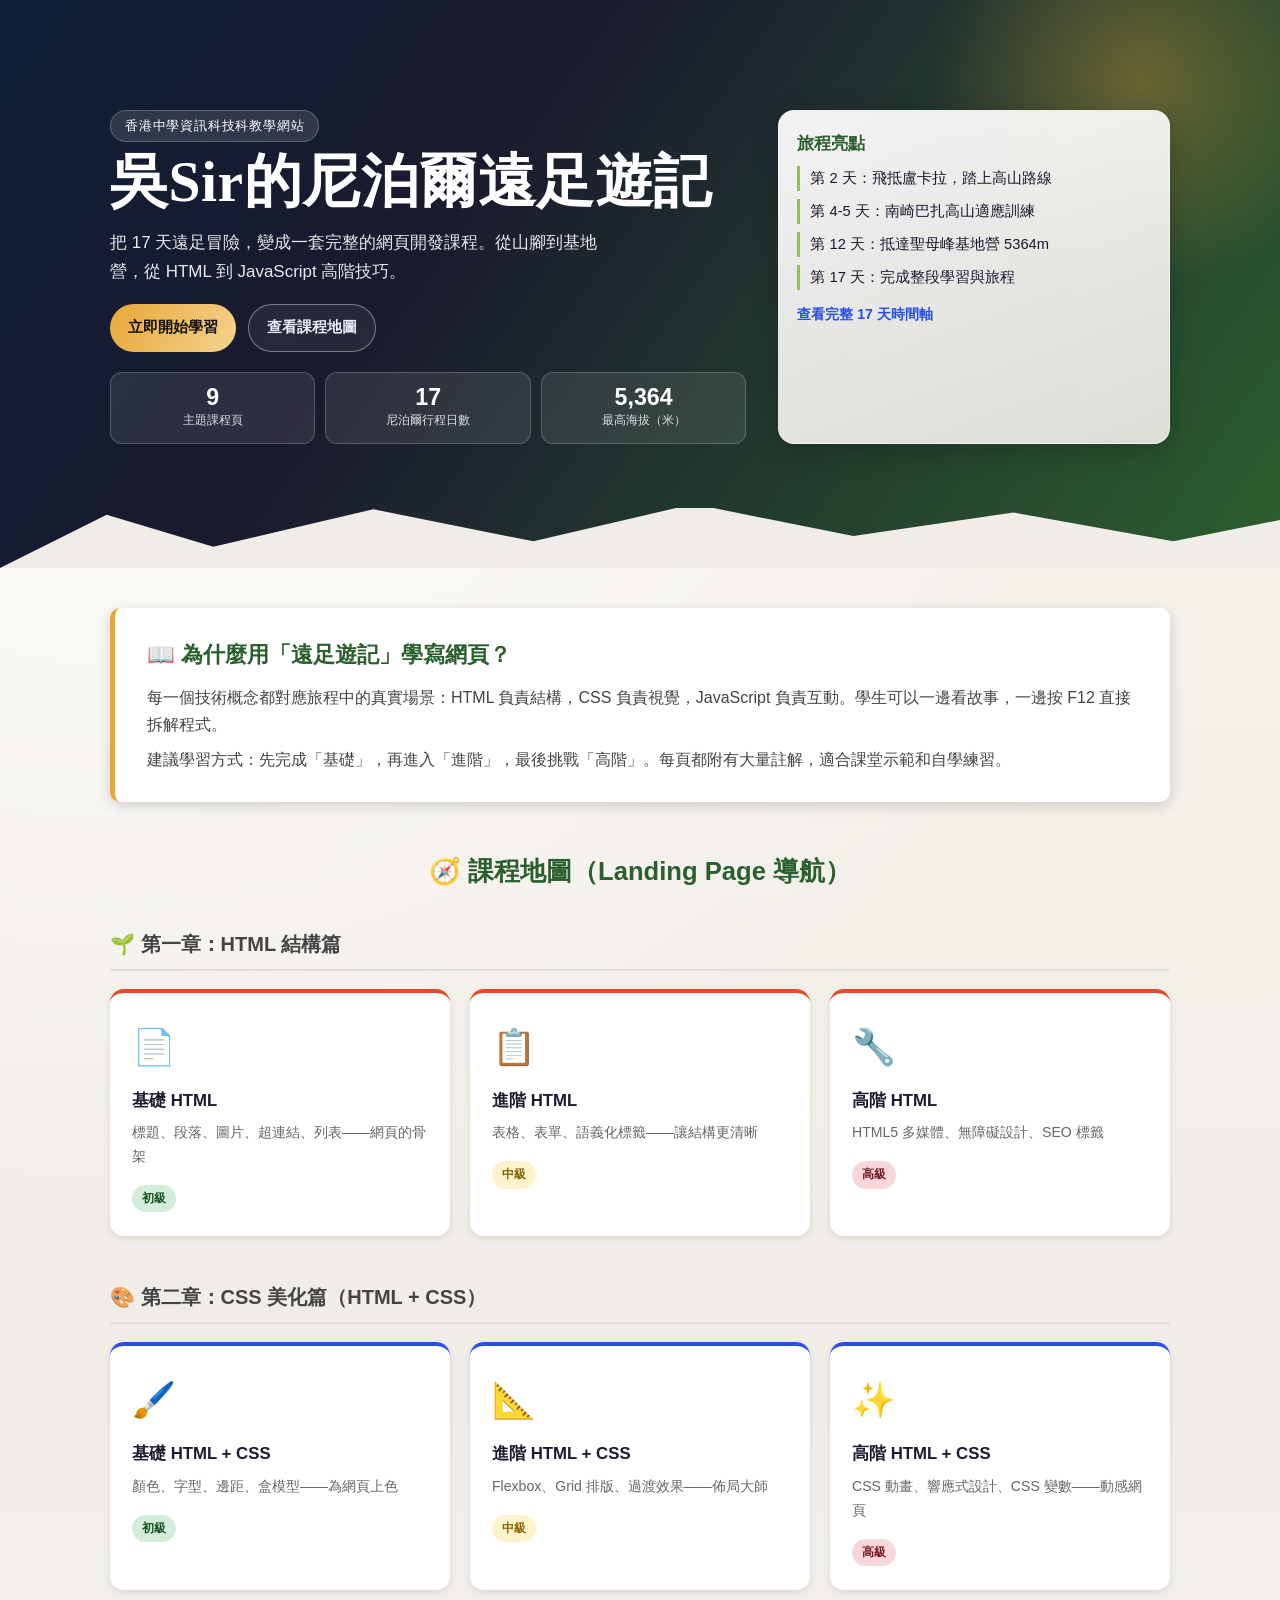
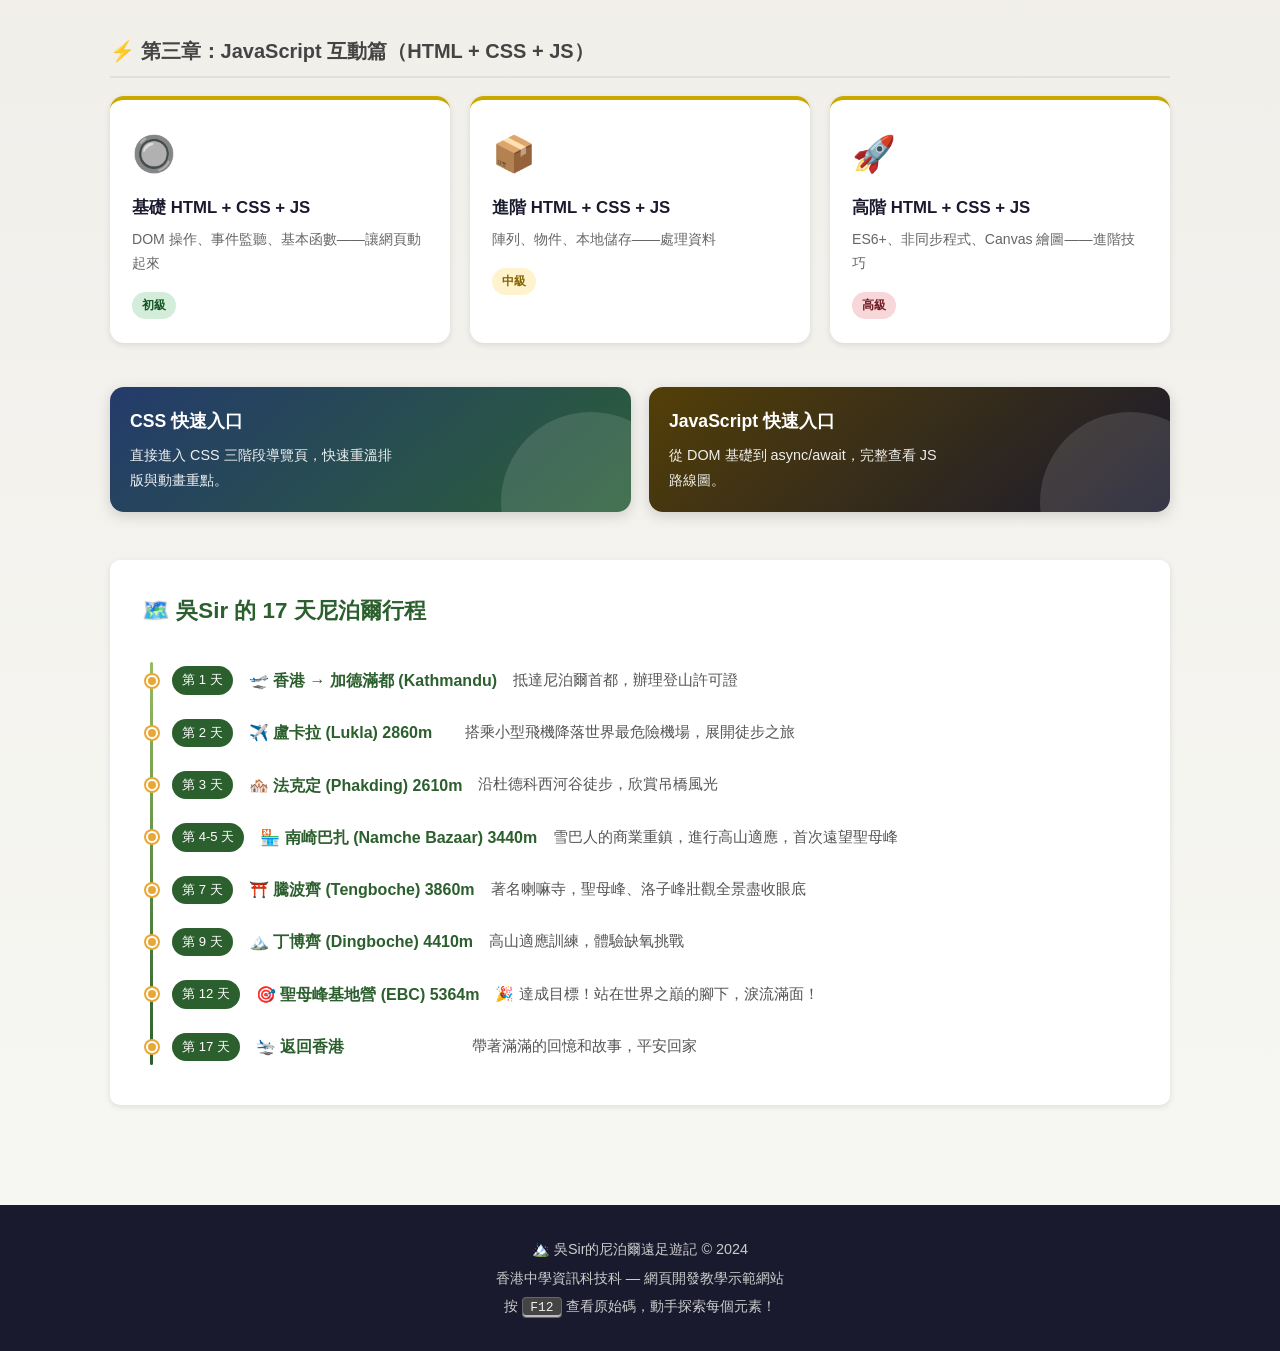
<file: index.html>
<!DOCTYPE html>
<html lang="zh-Hant">
<head>
    <meta charset="UTF-8">
    <meta name="viewport" content="width=device-width, initial-scale=1.0">
    <meta name="description" content="吳Sir的尼泊爾遠足遊記 — 香港中學網頁開發教學示範網站">
    <meta name="author" content="吳Sir">
    <meta name="theme-color" content="#1a1a2e">
    <title>🏔️ 吳Sir的尼泊爾遠足遊記 — 主頁</title>
    <link rel="stylesheet" href="style.css">
</head>
<body>

    <header class="site-header">
        <div class="container hero-layout">
            <div class="hero-copy reveal-on-scroll">
                <p class="eyebrow">香港中學資訊科技科教學網站</p>
                <h1>吳Sir的尼泊爾遠足遊記</h1>
                <p class="subtitle">把 17 天遠足冒險，變成一套完整的網頁開發課程。從山腳到基地營，從 HTML 到 JavaScript 高階技巧。</p>
                <div class="hero-actions">
                    <a href="html-basic.html" class="btn btn-primary">立即開始學習</a>
                    <a href="#learning-path" class="btn btn-secondary">查看課程地圖</a>
                </div>
                <div class="hero-metrics">
                    <article class="metric-card">
                        <p class="metric-value" data-count="9">0</p>
                        <p class="metric-label">主題課程頁</p>
                    </article>
                    <article class="metric-card">
                        <p class="metric-value" data-count="17">0</p>
                        <p class="metric-label">尼泊爾行程日數</p>
                    </article>
                    <article class="metric-card">
                        <p class="metric-value" data-count="5364">0</p>
                        <p class="metric-label">最高海拔（米）</p>
                    </article>
                </div>
            </div>

            <aside class="hero-panel reveal-on-scroll" aria-label="旅程重點卡片">
                <h2>旅程亮點</h2>
                <ul>
                    <li>第 2 天：飛抵盧卡拉，踏上高山路線</li>
                    <li>第 4-5 天：南崎巴扎高山適應訓練</li>
                    <li>第 12 天：抵達聖母峰基地營 5364m</li>
                    <li>第 17 天：完成整段學習與旅程</li>
                </ul>
                <a href="#journey" class="text-link">查看完整 17 天時間軸</a>
            </aside>
        </div>
    </header>

    <main class="container">

        <section class="intro reveal-on-scroll">
            <h2>📖 為什麼用「遠足遊記」學寫網頁？</h2>
            <p>每一個技術概念都對應旅程中的真實場景：HTML 負責結構，CSS 負責視覺，JavaScript 負責互動。學生可以一邊看故事，一邊按 F12 直接拆解程式。</p>
            <p>建議學習方式：先完成「基礎」，再進入「進階」，最後挑戰「高階」。每頁都附有大量註解，適合課堂示範和自學練習。</p>
        </section>

        <section class="courses reveal-on-scroll" id="learning-path">
            <h2>🧭 課程地圖（Landing Page 導航）</h2>

            <div class="level-section">
                <h3>🌱 第一章：HTML 結構篇</h3>
                <div class="card-grid">
                    <a href="html-basic.html" class="card card-html">
                        <span class="card-icon">📄</span>
                        <h4>基礎 HTML</h4>
                        <p>標題、段落、圖片、超連結、列表——網頁的骨架</p>
                        <span class="badge badge-beginner">初級</span>
                    </a>
                    <a href="html-intermediate.html" class="card card-html">
                        <span class="card-icon">📋</span>
                        <h4>進階 HTML</h4>
                        <p>表格、表單、語義化標籤——讓結構更清晰</p>
                        <span class="badge badge-intermediate">中級</span>
                    </a>
                    <a href="html-advanced.html" class="card card-html">
                        <span class="card-icon">🔧</span>
                        <h4>高階 HTML</h4>
                        <p>HTML5 多媒體、無障礙設計、SEO 標籤</p>
                        <span class="badge badge-advanced">高級</span>
                    </a>
                </div>
            </div>

            <div class="level-section">
                <h3>🎨 第二章：CSS 美化篇（HTML + CSS）</h3>
                <div class="card-grid">
                    <a href="html-css-basic.html" class="card card-css">
                        <span class="card-icon">🖌️</span>
                        <h4>基礎 HTML + CSS</h4>
                        <p>顏色、字型、邊距、盒模型——為網頁上色</p>
                        <span class="badge badge-beginner">初級</span>
                    </a>
                    <a href="html-css-intermediate.html" class="card card-css">
                        <span class="card-icon">📐</span>
                        <h4>進階 HTML + CSS</h4>
                        <p>Flexbox、Grid 排版、過渡效果——佈局大師</p>
                        <span class="badge badge-intermediate">中級</span>
                    </a>
                    <a href="html-css-advanced.html" class="card card-css">
                        <span class="card-icon">✨</span>
                        <h4>高階 HTML + CSS</h4>
                        <p>CSS 動畫、響應式設計、CSS 變數——動感網頁</p>
                        <span class="badge badge-advanced">高級</span>
                    </a>
                </div>
            </div>

            <div class="level-section">
                <h3>⚡ 第三章：JavaScript 互動篇（HTML + CSS + JS）</h3>
                <div class="card-grid">
                    <a href="html-css-js-basic.html" class="card card-js">
                        <span class="card-icon">🔘</span>
                        <h4>基礎 HTML + CSS + JS</h4>
                        <p>DOM 操作、事件監聽、基本函數——讓網頁動起來</p>
                        <span class="badge badge-beginner">初級</span>
                    </a>
                    <a href="html-css-js-intermediate.html" class="card card-js">
                        <span class="card-icon">📦</span>
                        <h4>進階 HTML + CSS + JS</h4>
                        <p>陣列、物件、本地儲存——處理資料</p>
                        <span class="badge badge-intermediate">中級</span>
                    </a>
                    <a href="html-css-js-advanced.html" class="card card-js">
                        <span class="card-icon">🚀</span>
                        <h4>高階 HTML + CSS + JS</h4>
                        <p>ES6+、非同步程式、Canvas 繪圖——進階技巧</p>
                        <span class="badge badge-advanced">高級</span>
                    </a>
                </div>
            </div>
        </section>

        <section class="shortcut-grid reveal-on-scroll" aria-label="快速入口">
            <a href="css-demo.html" class="shortcut-card">
                <h3>CSS 快速入口</h3>
                <p>直接進入 CSS 三階段導覽頁，快速重溫排版與動畫重點。</p>
            </a>
            <a href="js-demo.html" class="shortcut-card">
                <h3>JavaScript 快速入口</h3>
                <p>從 DOM 基礎到 async/await，完整查看 JS 路線圖。</p>
            </a>
        </section>

        <section class="journey reveal-on-scroll" id="journey">
            <h2>🗺️ 吳Sir 的 17 天尼泊爾行程</h2>
            <div class="timeline">
                <div class="timeline-item">
                    <span class="day">第 1 天</span>
                    <span class="location">🛫 香港 → 加德滿都 (Kathmandu)</span>
                    <span class="desc">抵達尼泊爾首都，辦理登山許可證</span>
                </div>
                <div class="timeline-item">
                    <span class="day">第 2 天</span>
                    <span class="location">✈️ 盧卡拉 (Lukla) 2860m</span>
                    <span class="desc">搭乘小型飛機降落世界最危險機場，展開徒步之旅</span>
                </div>
                <div class="timeline-item">
                    <span class="day">第 3 天</span>
                    <span class="location">🏘️ 法克定 (Phakding) 2610m</span>
                    <span class="desc">沿杜德科西河谷徒步，欣賞吊橋風光</span>
                </div>
                <div class="timeline-item">
                    <span class="day">第 4-5 天</span>
                    <span class="location">🏪 南崎巴扎 (Namche Bazaar) 3440m</span>
                    <span class="desc">雪巴人的商業重鎮，進行高山適應，首次遠望聖母峰</span>
                </div>
                <div class="timeline-item">
                    <span class="day">第 7 天</span>
                    <span class="location">⛩️ 騰波齊 (Tengboche) 3860m</span>
                    <span class="desc">著名喇嘛寺，聖母峰、洛子峰壯觀全景盡收眼底</span>
                </div>
                <div class="timeline-item">
                    <span class="day">第 9 天</span>
                    <span class="location">🏔️ 丁博齊 (Dingboche) 4410m</span>
                    <span class="desc">高山適應訓練，體驗缺氧挑戰</span>
                </div>
                <div class="timeline-item">
                    <span class="day">第 12 天</span>
                    <span class="location">🎯 聖母峰基地營 (EBC) 5364m</span>
                    <span class="desc">🎉 達成目標！站在世界之巔的腳下，淚流滿面！</span>
                </div>
                <div class="timeline-item">
                    <span class="day">第 17 天</span>
                    <span class="location">🛬 返回香港</span>
                    <span class="desc">帶著滿滿的回憶和故事，平安回家</span>
                </div>
            </div>
        </section>

    </main>

    <footer class="site-footer">
        <p>🏔️ 吳Sir的尼泊爾遠足遊記 &copy; 2024</p>
        <p>香港中學資訊科技科 — 網頁開發教學示範網站</p>
        <p>按 <kbd>F12</kbd> 查看原始碼，動手探索每個元素！</p>
    </footer>

    <script src="script.js"></script>
</body>
</html>
</file>
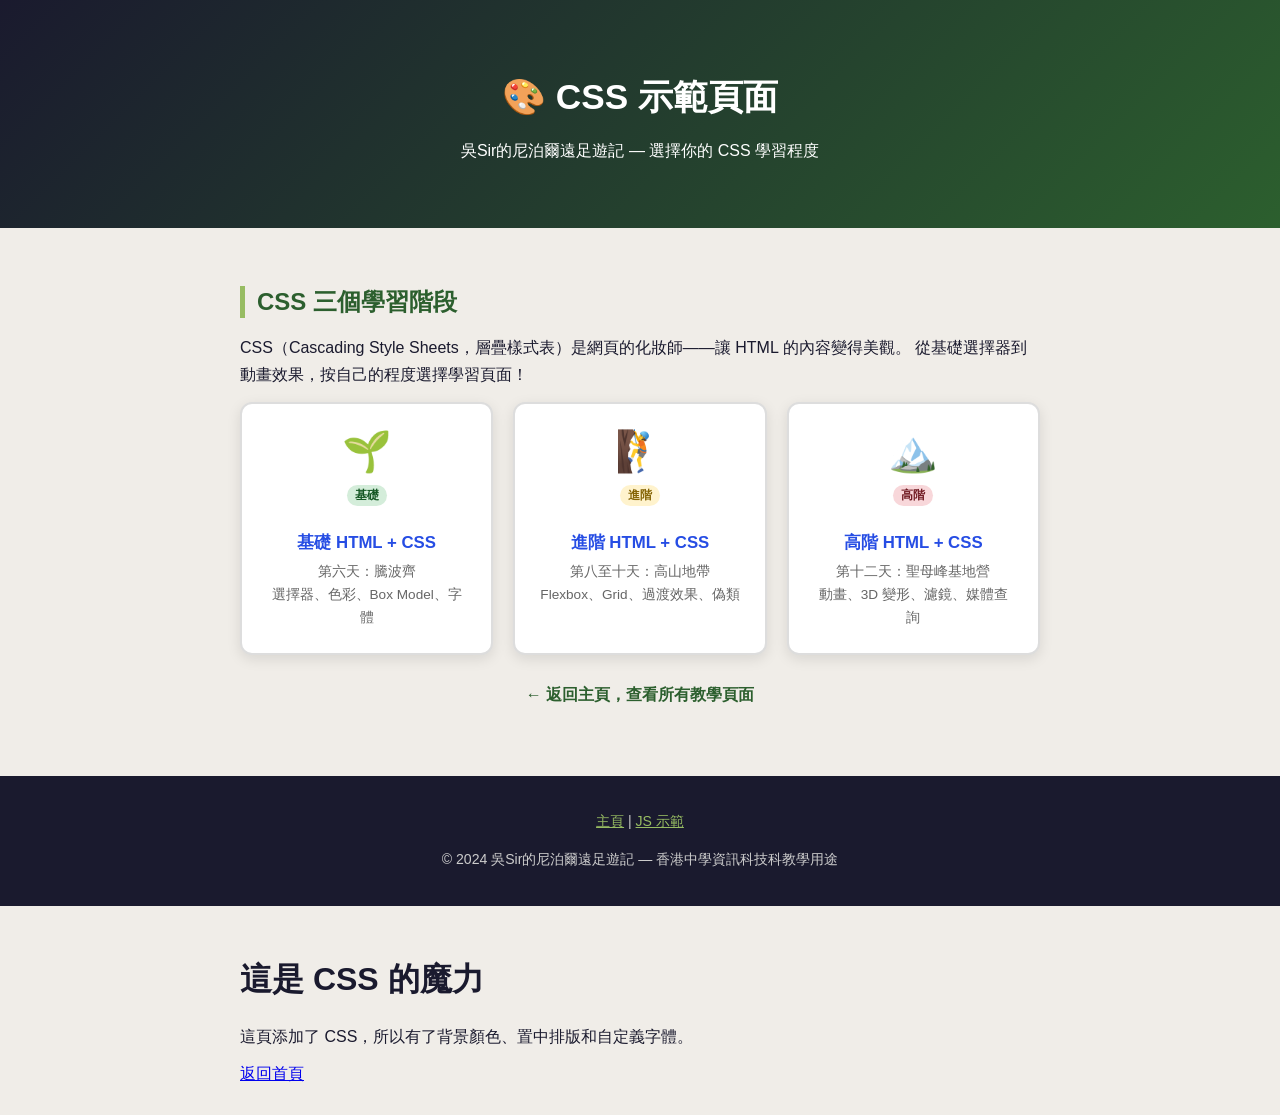
<file: css-demo.html>
<!DOCTYPE html>
<!--
    css-demo.html
    CSS 示範索引頁 — 吳Sir的尼泊爾遠足遊記
-->
<html lang="zh-Hant">
<head>
    <meta charset="UTF-8">
    <meta name="viewport" content="width=device-width, initial-scale=1.0">
    <title>CSS 示範 — 吳Sir的尼泊爾遠足遊記</title>
    <style>
        :root { --green:#2c5f2e; --light:#97bc62; --gold:#e8a838; --dark:#1a1a2e; --snow:#f0ede8; --blue:#264de4; }
        body { font-family:'Microsoft JhengHei','PingFang TC',sans-serif; background:var(--snow); color:var(--dark); margin:0; }
        .header { background:linear-gradient(135deg,var(--dark),var(--green)); color:white; text-align:center; padding:50px 20px; }
        .header h1 { font-size:clamp(1.4rem,3vw,2.2rem); margin-bottom:8px; }
        .container { max-width:800px; margin:0 auto; padding:30px 20px; }
        h2 { color:var(--green); border-left:5px solid var(--light); padding-left:12px; margin:28px 0 14px; }
        p  { margin-bottom:14px; line-height:1.7; }
        .card-grid { display:grid; grid-template-columns:repeat(auto-fill,minmax(220px,1fr)); gap:20px; margin-bottom:30px; }
        .card { background:white; border:2px solid #ddd; border-radius:12px; padding:24px; text-decoration:none; color:var(--dark); box-shadow:0 4px 14px rgba(0,0,0,.1); transition:all .3s; display:block; text-align:center; }
        .card:hover { border-color:var(--blue); transform:translateY(-4px); box-shadow:0 8px 24px rgba(38,77,228,.15); }
        .card .icon { font-size:2.5rem; margin-bottom:10px; }
        .card h3 { color:var(--blue); margin-bottom:6px; font-size:1.05rem; }
        .card p  { font-size:0.85rem; color:#666; margin:0; }
        .badge { display:inline-block; padding:2px 8px; border-radius:20px; font-size:0.75rem; font-weight:bold; margin-bottom:8px; }
        .badge-beginner    { background:#d4edda; color:#155724; }
        .badge-intermediate{ background:#fff3cd; color:#856404; }
        .badge-advanced    { background:#f8d7da; color:#721c24; }
        .back-link { text-align:center; margin-top:20px; }
        .back-link a { color:var(--green); font-weight:bold; text-decoration:none; }
        .footer { background:var(--dark); color:#ccc; text-align:center; padding:20px; font-size:.88rem; margin-top:40px; }
        .footer a { color:var(--light); }
    </style>
</head>
<body>

<div class="header">
    <h1>🎨 CSS 示範頁面</h1>
    <p>吳Sir的尼泊爾遠足遊記 — 選擇你的 CSS 學習程度</p>
</div>

<div class="container">
    <h2>CSS 三個學習階段</h2>
    <p>
        CSS（Cascading Style Sheets，層疊樣式表）是網頁的化妝師——讓 HTML 的內容變得美觀。
        從基礎選擇器到動畫效果，按自己的程度選擇學習頁面！
    </p>

    <div class="card-grid">
        <a href="html-css-basic.html" class="card">
            <div class="icon">🌱</div>
            <div class="badge badge-beginner">基礎</div>
            <h3>基礎 HTML + CSS</h3>
            <p>第六天：騰波齊<br>選擇器、色彩、Box Model、字體</p>
        </a>
        <a href="html-css-intermediate.html" class="card">
            <div class="icon">🧗</div>
            <div class="badge badge-intermediate">進階</div>
            <h3>進階 HTML + CSS</h3>
            <p>第八至十天：高山地帶<br>Flexbox、Grid、過渡效果、偽類</p>
        </a>
        <a href="html-css-advanced.html" class="card">
            <div class="icon">🏔️</div>
            <div class="badge badge-advanced">高階</div>
            <h3>高階 HTML + CSS</h3>
            <p>第十二天：聖母峰基地營<br>動畫、3D 變形、濾鏡、媒體查詢</p>
        </a>
    </div>

    <div class="back-link">
        <a href="index.html">← 返回主頁，查看所有教學頁面</a>
    </div>
</div>

<div class="footer">
    <p><a href="index.html">主頁</a> | <a href="js-demo.html">JS 示範</a></p>
    <p>&copy; 2024 吳Sir的尼泊爾遠足遊記 — 香港中學資訊科技科教學用途</p>
</div>

</body>
</html>
    <title>HTML + CSS - WebBasic</title>
</head>
<body>
    <div class="container">
        <h1>這是 CSS 的魔力</h1>
        <p>這頁添加了 CSS，所以有了背景顏色、置中排版和自定義字體。</p>
        <a href="index.html">返回首頁</a>
    </div>
</body>
</html>
</file>
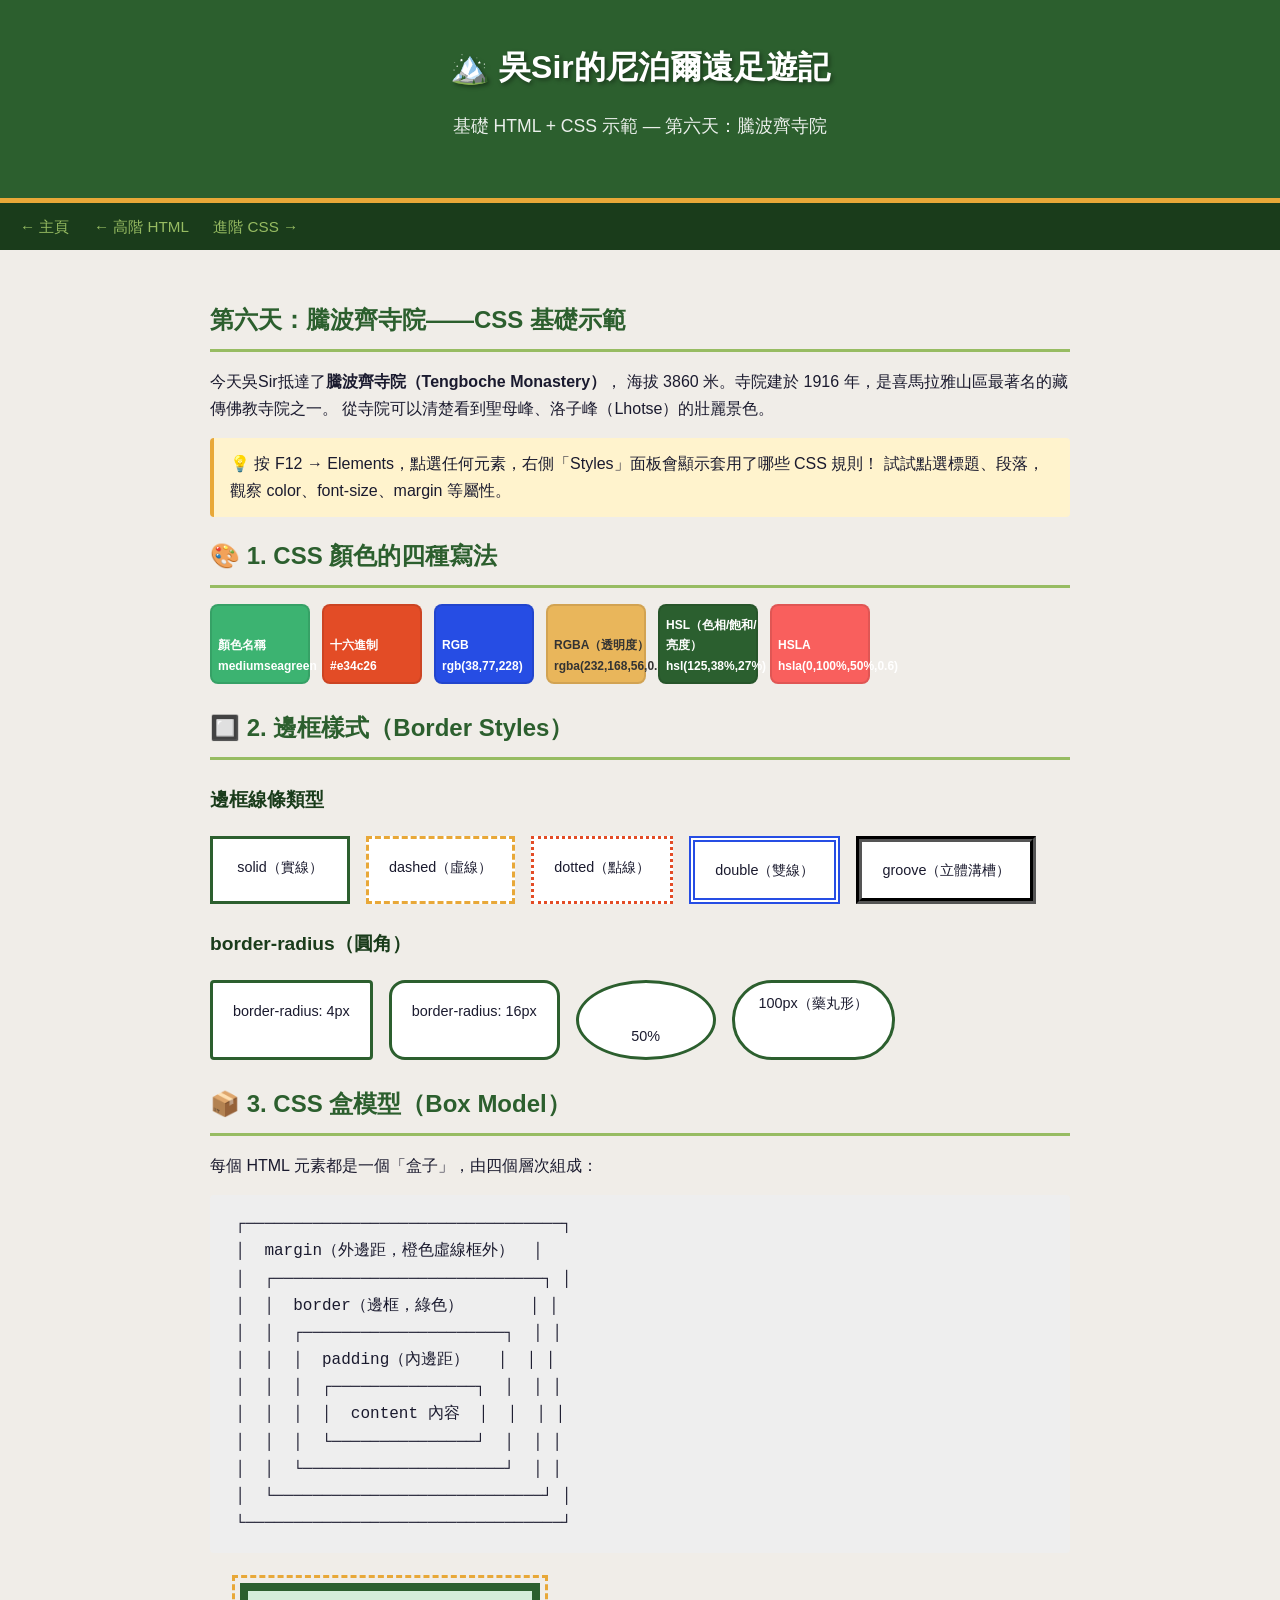
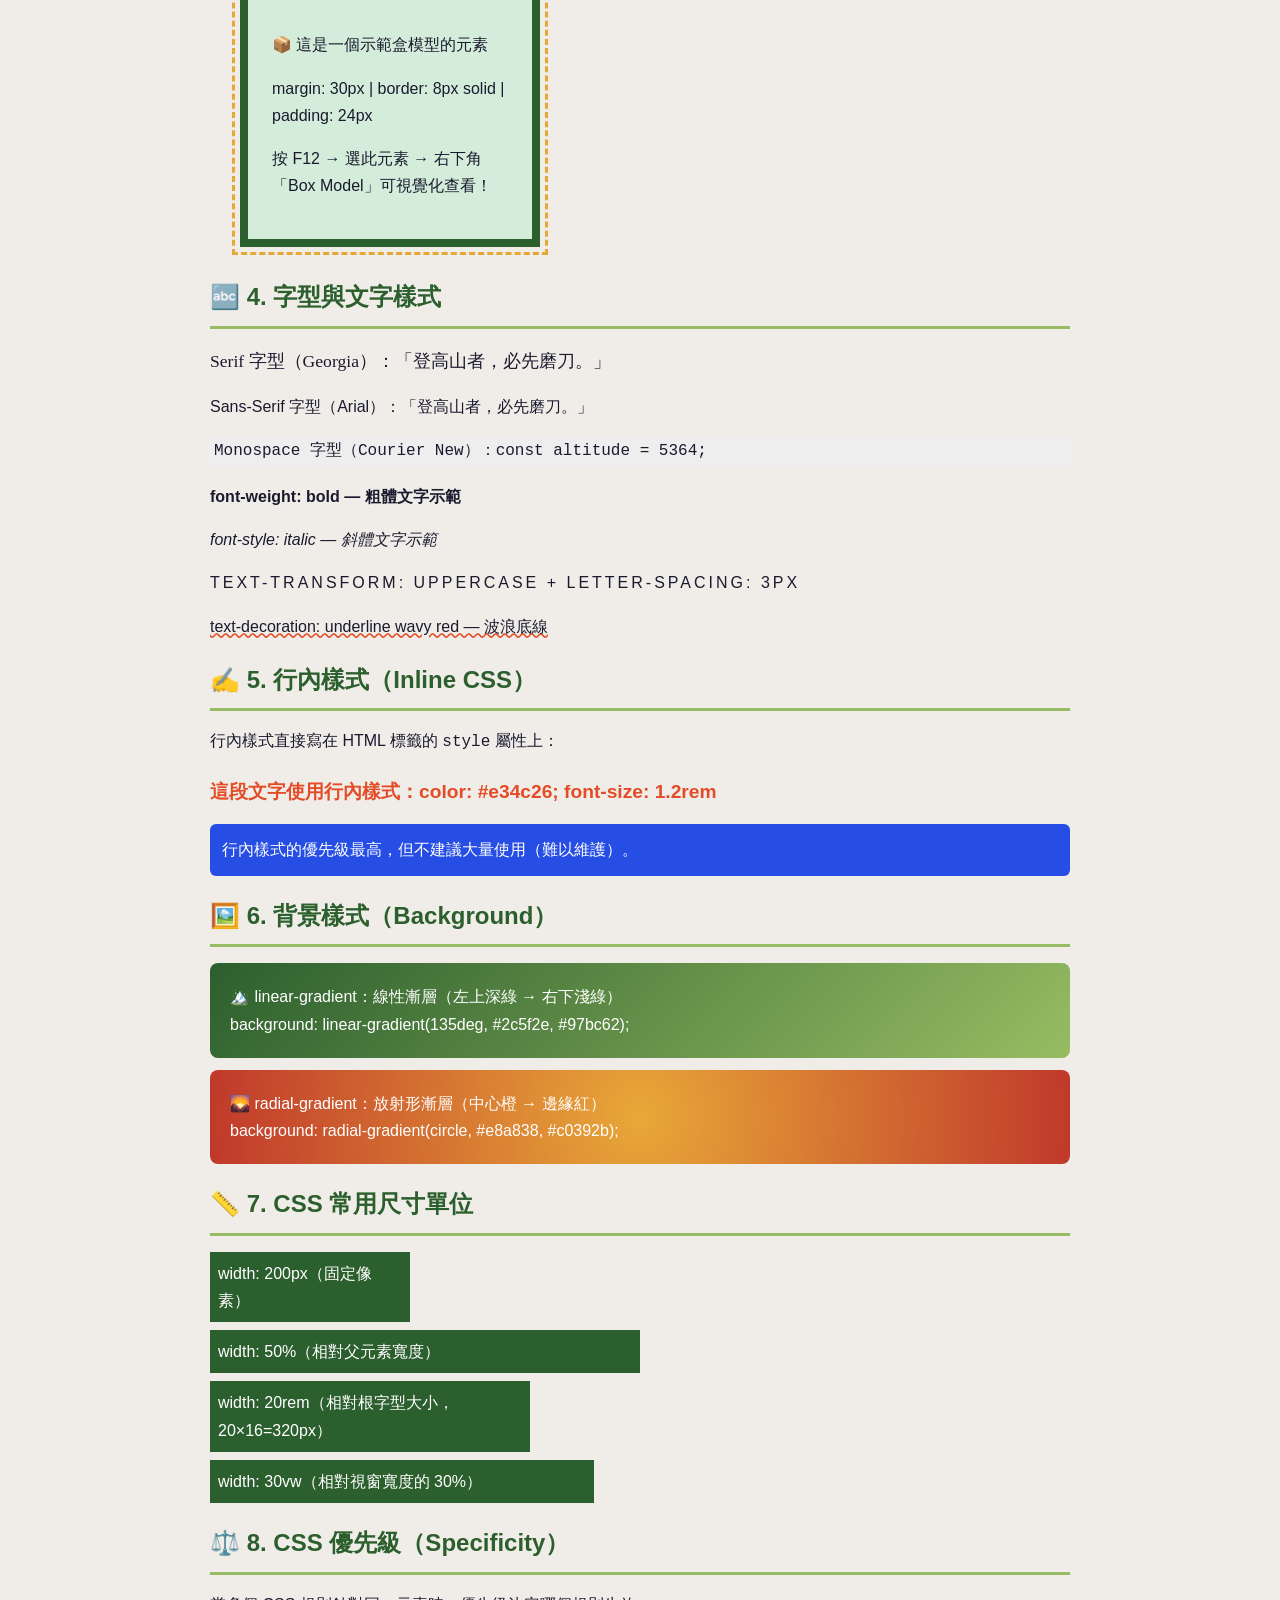
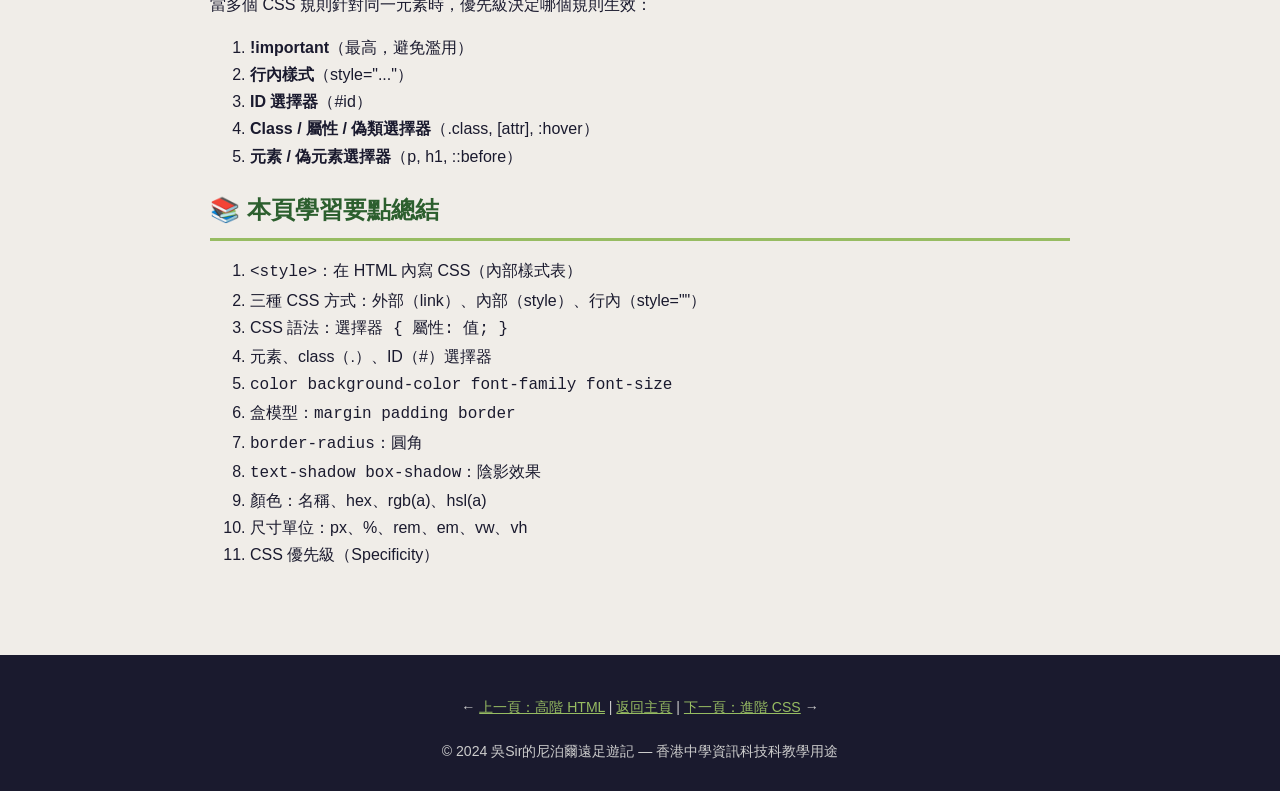
<file: html-css-basic.html>
<!DOCTYPE html>
<!--
    =====================================================
    基礎 HTML + CSS 示範頁面
    主題：吳Sir的尼泊爾遠足遊記 — 第六天：騰波齊寺院
    學習重點：CSS 基礎——顏色、字型、盒模型、邊距、邊框
    使用：HTML 結構 + 內部 CSS（<style> 標籤）
    =====================================================
-->
<html lang="zh-Hant">
<head>
    <meta charset="UTF-8">
    <meta name="viewport" content="width=device-width, initial-scale=1.0">
    <title>基礎 HTML+CSS — 第六天：騰波齊寺院</title>

    <!--
        ===================================================
        <style> 標籤：在 HTML 文件內寫 CSS（內部樣式表）
        另一種方式是外部 CSS（<link rel="stylesheet" href="style.css">）
        第三種是行內樣式（直接寫在 HTML 標籤的 style 屬性上）
        ===================================================
    -->
    <style>
        /* ===== 1. CSS 選擇器 =====
           selector { property: value; }
           選擇器告訴瀏覽器要「選哪個」HTML 元素
        */

        /* 元素選擇器：選取所有指定標籤 */
        body {
            /* font-family：字型，逗號分隔，瀏覽器依序嘗試 */
            font-family: 'Microsoft JhengHei', 'PingFang TC', Arial, sans-serif;

            /* background-color：背景顏色（可用顏色名稱、hex、rgb、hsl） */
            background-color: #f0ede8;  /* hex 十六進制顏色 */

            /* color：文字顏色 */
            color: #1a1a2e;

            /* font-size：字型大小 */
            font-size: 16px;  /* px = 像素 */

            /* line-height：行高（建議 1.5–1.8 倍） */
            line-height: 1.7;

            /* margin：外邊距（body 預設有一些邊距，這裡重設） */
            margin: 0;
        }

        /* ===== 2. 盒模型（Box Model）=====
           每個 HTML 元素都是一個「盒子」：
           content（內容）→ padding（內邊距）→ border（邊框）→ margin（外邊距）
        */
        /* box-sizing: border-box 讓 width/height 包含 padding 和 border */
        *, *::before, *::after {
            box-sizing: border-box;
        }

        /* ===== 3. 網站標題區 ===== */
        .page-header {
            /* background：可同時設定多個背景屬性 */
            background-color: #2c5f2e;  /* 深綠色（用 hex） */
            color: white;
            text-align: center;          /* 文字置中 */
            padding: 40px 20px;          /* padding：上下 40px，左右 20px */

            /* border-bottom：下邊框  寬度 樣式 顏色 */
            border-bottom: 5px solid #e8a838;
        }

        .page-header h1 {
            font-size: 2rem;       /* rem：相對於根元素字型大小的倍數 */
            margin: 0 0 10px 0;    /* margin：上 右 下 左（順時針）*/
            /* text-shadow：文字陰影  x偏移 y偏移 模糊範圍 顏色 */
            text-shadow: 2px 2px 4px rgba(0, 0, 0, 0.4);
            /* rgba：紅 綠 藍 透明度（0=透明，1=不透明）*/
        }

        .page-header p {
            font-size: 1.1rem;
            /* opacity：元素整體透明度（0=完全透明，1=完全不透明）*/
            opacity: 0.9;
        }

        /* 導航欄 */
        .nav-bar {
            background-color: #1a3c1b;
            padding: 10px 20px;
        }

        .nav-bar a {
            color: #97bc62;
            text-decoration: none;  /* 移除底線 */
            margin-right: 20px;     /* 只設右邊距 */
            font-size: 0.95rem;
        }

        /* ===== 4. 主容器 ===== */
        .container {
            /* max-width：最大寬度（超過此寬度後不再變寬）*/
            max-width: 900px;

            /* margin: 0 auto：水平置中（auto 自動分配左右邊距）*/
            margin: 0 auto;

            /* padding：內邊距，讓內容不緊貼邊緣 */
            padding: 30px 20px;
        }

        /* ===== 5. 標題樣式 ===== */
        h2 {
            color: #2c5f2e;
            /* border-bottom：標題下方的裝飾線 */
            border-bottom: 3px solid #97bc62;
            padding-bottom: 8px;
            margin-bottom: 16px;
            font-size: 1.5rem;
        }

        h3 {
            color: #1a3c1b;
            font-size: 1.2rem;
            margin-top: 24px;
        }

        /* ===== 6. 段落和文字 ===== */
        p {
            margin-bottom: 16px;  /* 段落之間的間距 */
        }

        /* .highlight：class 選擇器（用 . 開頭）*/
        .highlight {
            background-color: #fff3cd;  /* 淺黃色背景 */
            border-left: 4px solid #e8a838;  /* 左邊橙色邊框 */
            padding: 12px 16px;
            border-radius: 4px;         /* 圓角 */
            margin-bottom: 16px;
        }

        /* ===== 7. 顏色示範區 ===== */
        .color-demo {
            display: flex;    /* Flexbox（詳見進階 CSS） */
            gap: 12px;
            flex-wrap: wrap;
            margin-bottom: 24px;
        }

        .color-box {
            width: 100px;
            height: 80px;

            /* 邊框：border-width border-style border-color */
            border: 2px solid rgba(0,0,0,0.1);

            border-radius: 8px;
            display: flex;
            align-items: flex-end;
            padding: 6px;
            font-size: 0.75rem;
            font-weight: bold;
        }

        /* id 選擇器（用 # 開頭）— 頁面上唯一的元素 */
        #color-name    { background-color: mediumseagreen; color: white; }
        #color-hex     { background-color: #e34c26; color: white; }
        #color-rgb     { background-color: rgb(38, 77, 228); color: white; }
        #color-rgba    { background-color: rgba(232, 168, 56, 0.8); color: #333; }
        #color-hsl     { background-color: hsl(125, 38%, 27%); color: white; }
        #color-hsla    { background-color: hsla(0, 100%, 50%, 0.6); color: white; }

        /* ===== 8. 邊框示範 ===== */
        .border-demo {
            display: flex;
            gap: 16px;
            flex-wrap: wrap;
            margin-bottom: 24px;
        }

        .border-box {
            padding: 16px 20px;
            background: white;
            font-size: 0.9rem;
            min-width: 140px;
            text-align: center;
        }

        .b-solid  { border: 3px solid #2c5f2e; }
        .b-dashed { border: 3px dashed #e8a838; }
        .b-dotted { border: 3px dotted #e34c26; }
        .b-double { border: 6px double #264de4; }
        .b-groove { border: 6px groove #555; }

        /* border-radius 的各種用法 */
        .br-small   { border: 3px solid #2c5f2e; border-radius: 4px; }
        .br-medium  { border: 3px solid #2c5f2e; border-radius: 16px; }
        .br-circle  { border: 3px solid #2c5f2e; border-radius: 50%; width: 80px; height: 80px; line-height: 74px; }
        .br-pill    { border: 3px solid #2c5f2e; border-radius: 100px; padding: 8px 24px; }

        /* ===== 9. 盒模型視覺化 ===== */
        .box-model-demo {
            /* outline：輪廓（不佔空間的邊框，不影響佈局）*/
            outline: 3px dashed #e8a838;
            outline-offset: 5px;    /* 輪廓與元素的距離 */

            margin: 30px;           /* 外邊距（橙色區域） */
            border: 8px solid #2c5f2e;   /* 邊框（綠色）*/
            padding: 24px;          /* 內邊距（淺綠色區域）*/
            background-color: #d4edda;  /* 內容背景（內容區）*/

            /* width 設定的是「內容寬度」（除非用 border-box）*/
            width: 300px;
        }

        /* ===== 10. 字型示範 ===== */
        .font-demo-serif    { font-family: Georgia, 'Times New Roman', serif; font-size: 1.1rem; }
        .font-demo-sans     { font-family: Arial, Helvetica, sans-serif; }
        .font-demo-mono     { font-family: 'Courier New', Consolas, monospace; background: #eee; padding: 2px 4px; }
        .font-weight-demo   { font-weight: bold; }
        .font-style-demo    { font-style: italic; }
        .font-transform     { text-transform: uppercase; letter-spacing: 3px; }
        .text-decoration    { text-decoration: underline wavy #e34c26; }

        /* ===== 11. 背景示範 ===== */
        .bg-gradient {
            background: linear-gradient(135deg, #2c5f2e, #97bc62);
            color: white;
            padding: 20px;
            border-radius: 8px;
            margin-bottom: 12px;
        }

        .bg-radial {
            background: radial-gradient(circle, #e8a838, #c0392b);
            color: white;
            padding: 20px;
            border-radius: 8px;
            margin-bottom: 12px;
        }

        /* ===== 12. 尺寸單位 ===== */
        .units-demo div {
            background: #2c5f2e;
            color: white;
            margin-bottom: 8px;
            padding: 8px;
        }

        /* ===== 13. 頁腳 ===== */
        .page-footer {
            background-color: #1a1a2e;
            color: #ccc;
            text-align: center;
            padding: 24px 20px;
            margin-top: 40px;
            font-size: 0.88rem;
            line-height: 2;
        }

        .page-footer a {
            color: #97bc62;
        }

    </style>
</head>
<body>

    <!-- 網站標題 -->
    <div class="page-header">
        <h1>🏔️ 吳Sir的尼泊爾遠足遊記</h1>
        <p>基礎 HTML + CSS 示範 — 第六天：騰波齊寺院</p>
    </div>

    <!-- 導航欄 -->
    <div class="nav-bar">
        <a href="index.html">← 主頁</a>
        <a href="html-advanced.html">← 高階 HTML</a>
        <a href="html-css-intermediate.html">進階 CSS →</a>
    </div>

    <!-- 主內容 -->
    <div class="container">

        <h2>第六天：騰波齊寺院——CSS 基礎示範</h2>
        <p>
            今天吳Sir抵達了<strong>騰波齊寺院（Tengboche Monastery）</strong>，
            海拔 3860 米。寺院建於 1916 年，是喜馬拉雅山區最著名的藏傳佛教寺院之一。
            從寺院可以清楚看到聖母峰、洛子峰（Lhotse）的壯麗景色。
        </p>

        <div class="highlight">
            💡 按 F12 → Elements，點選任何元素，右側「Styles」面板會顯示套用了哪些 CSS 規則！
            試試點選標題、段落，觀察 color、font-size、margin 等屬性。
        </div>

        <!-- ===== 1. CSS 顏色系統 ===== -->
        <h2>🎨 1. CSS 顏色的四種寫法</h2>

        <div class="color-demo">
            <div class="color-box" id="color-name">顏色名稱<br>mediumseagreen</div>
            <div class="color-box" id="color-hex">十六進制<br>#e34c26</div>
            <div class="color-box" id="color-rgb">RGB<br>rgb(38,77,228)</div>
            <div class="color-box" id="color-rgba">RGBA（透明度）<br>rgba(232,168,56,0.8)</div>
            <div class="color-box" id="color-hsl">HSL（色相/飽和/亮度）<br>hsl(125,38%,27%)</div>
            <div class="color-box" id="color-hsla">HSLA<br>hsla(0,100%,50%,0.6)</div>
        </div>

        <!-- ===== 2. CSS 邊框 ===== -->
        <h2>🔲 2. 邊框樣式（Border Styles）</h2>

        <h3>邊框線條類型</h3>
        <div class="border-demo">
            <div class="border-box b-solid">solid（實線）</div>
            <div class="border-box b-dashed">dashed（虛線）</div>
            <div class="border-box b-dotted">dotted（點線）</div>
            <div class="border-box b-double">double（雙線）</div>
            <div class="border-box b-groove">groove（立體溝槽）</div>
        </div>

        <h3>border-radius（圓角）</h3>
        <div class="border-demo">
            <div class="border-box br-small">border-radius: 4px</div>
            <div class="border-box br-medium">border-radius: 16px</div>
            <div class="border-box br-circle">50%</div>
            <div class="border-box br-pill">100px（藥丸形）</div>
        </div>

        <!-- ===== 3. 盒模型 ===== -->
        <h2>📦 3. CSS 盒模型（Box Model）</h2>
        <p>每個 HTML 元素都是一個「盒子」，由四個層次組成：</p>
        <pre style="background:#eee; padding:16px; border-radius:4px;">
 ┌─────────────────────────────────┐
 │  margin（外邊距，橙色虛線框外）  │
 │  ┌────────────────────────────┐ │
 │  │  border（邊框，綠色）       │ │
 │  │  ┌─────────────────────┐  │ │
 │  │  │  padding（內邊距）   │  │ │
 │  │  │  ┌───────────────┐  │  │ │
 │  │  │  │  content 內容  │  │  │ │
 │  │  │  └───────────────┘  │  │ │
 │  │  └─────────────────────┘  │ │
 │  └────────────────────────────┘ │
 └─────────────────────────────────┘</pre>

        <div class="box-model-demo">
            <p>📦 這是一個示範盒模型的元素</p>
            <p>margin: 30px | border: 8px solid | padding: 24px</p>
            <p>按 F12 → 選此元素 → 右下角「Box Model」可視覺化查看！</p>
        </div>

        <!-- ===== 4. 字型與文字 ===== -->
        <h2>🔤 4. 字型與文字樣式</h2>

        <p class="font-demo-serif">Serif 字型（Georgia）：「登高山者，必先磨刀。」</p>
        <p class="font-demo-sans">Sans-Serif 字型（Arial）：「登高山者，必先磨刀。」</p>
        <p class="font-demo-mono">Monospace 字型（Courier New）：const altitude = 5364;</p>
        <p class="font-weight-demo">font-weight: bold — 粗體文字示範</p>
        <p class="font-style-demo">font-style: italic — 斜體文字示範</p>
        <p class="font-transform">text-transform: uppercase + letter-spacing: 3px</p>
        <p class="text-decoration">text-decoration: underline wavy red — 波浪底線</p>

        <!-- ===== 5. 行內樣式（Inline Styles）===== -->
        <h2>✍️ 5. 行內樣式（Inline CSS）</h2>
        <p>行內樣式直接寫在 HTML 標籤的 <code>style</code> 屬性上：</p>

        <p style="color: #e34c26; font-size: 1.2rem; font-weight: bold;">
            這段文字使用行內樣式：color: #e34c26; font-size: 1.2rem
        </p>

        <p style="background-color: #264de4; color: white; padding: 12px; border-radius: 6px;">
            行內樣式的優先級最高，但不建議大量使用（難以維護）。
        </p>

        <!-- ===== 6. 背景 ===== -->
        <h2>🖼️ 6. 背景樣式（Background）</h2>

        <div class="bg-gradient">
            🏔️ linear-gradient：線性漸層（左上深綠 → 右下淺綠）<br>
            background: linear-gradient(135deg, #2c5f2e, #97bc62);
        </div>

        <div class="bg-radial">
            🌄 radial-gradient：放射形漸層（中心橙 → 邊緣紅）<br>
            background: radial-gradient(circle, #e8a838, #c0392b);
        </div>

        <!-- ===== 7. CSS 尺寸單位 ===== -->
        <h2>📏 7. CSS 常用尺寸單位</h2>
        <div class="units-demo">
            <div style="width: 200px;">width: 200px（固定像素）</div>
            <div style="width: 50%;">width: 50%（相對父元素寬度）</div>
            <div style="width: 20rem;">width: 20rem（相對根字型大小，20×16=320px）</div>
            <div style="width: 30vw;">width: 30vw（相對視窗寬度的 30%）</div>
        </div>

        <!-- ===== 8. CSS 優先級（Specificity）===== -->
        <h2>⚖️ 8. CSS 優先級（Specificity）</h2>
        <p>當多個 CSS 規則針對同一元素時，優先級決定哪個規則生效：</p>
        <ol>
            <li><strong>!important</strong>（最高，避免濫用）</li>
            <li><strong>行內樣式</strong>（style="..."）</li>
            <li><strong>ID 選擇器</strong>（#id）</li>
            <li><strong>Class / 屬性 / 偽類選擇器</strong>（.class, [attr], :hover）</li>
            <li><strong>元素 / 偽元素選擇器</strong>（p, h1, ::before）</li>
        </ol>

        <!-- 學習總結 -->
        <h2>📚 本頁學習要點總結</h2>
        <ol>
            <li><code>&lt;style&gt;</code>：在 HTML 內寫 CSS（內部樣式表）</li>
            <li>三種 CSS 方式：外部（link）、內部（style）、行內（style=""）</li>
            <li>CSS 語法：<code>選擇器 { 屬性: 值; }</code></li>
            <li>元素、class（.）、ID（#）選擇器</li>
            <li><code>color background-color font-family font-size</code></li>
            <li>盒模型：<code>margin padding border</code></li>
            <li><code>border-radius</code>：圓角</li>
            <li><code>text-shadow box-shadow</code>：陰影效果</li>
            <li>顏色：名稱、hex、rgb(a)、hsl(a)</li>
            <li>尺寸單位：px、%、rem、em、vw、vh</li>
            <li>CSS 優先級（Specificity）</li>
        </ol>

    </div>

    <!-- 頁腳 -->
    <div class="page-footer">
        <p>← <a href="html-advanced.html">上一頁：高階 HTML</a> | <a href="index.html">返回主頁</a> | <a href="html-css-intermediate.html">下一頁：進階 CSS</a> →</p>
        <p>&copy; 2024 吳Sir的尼泊爾遠足遊記 — 香港中學資訊科技科教學用途</p>
    </div>

</body>
</html>
</file>
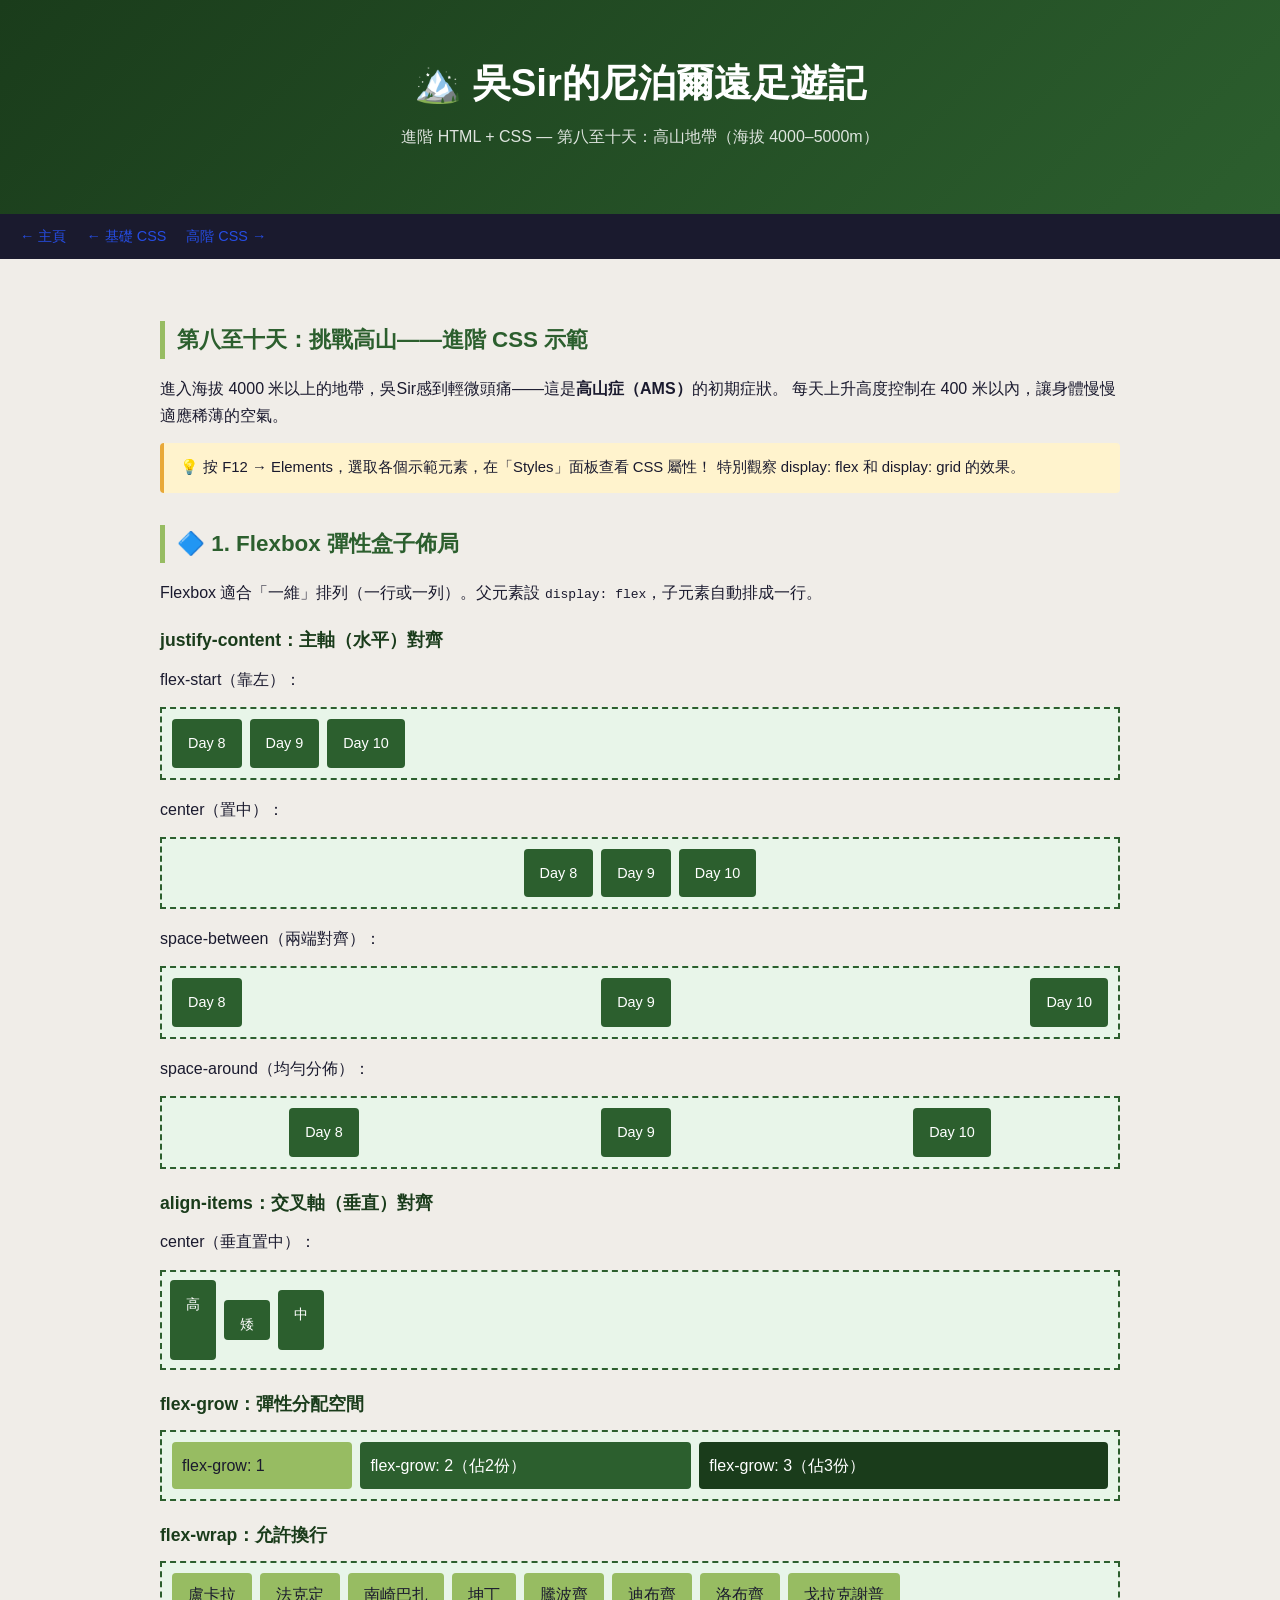
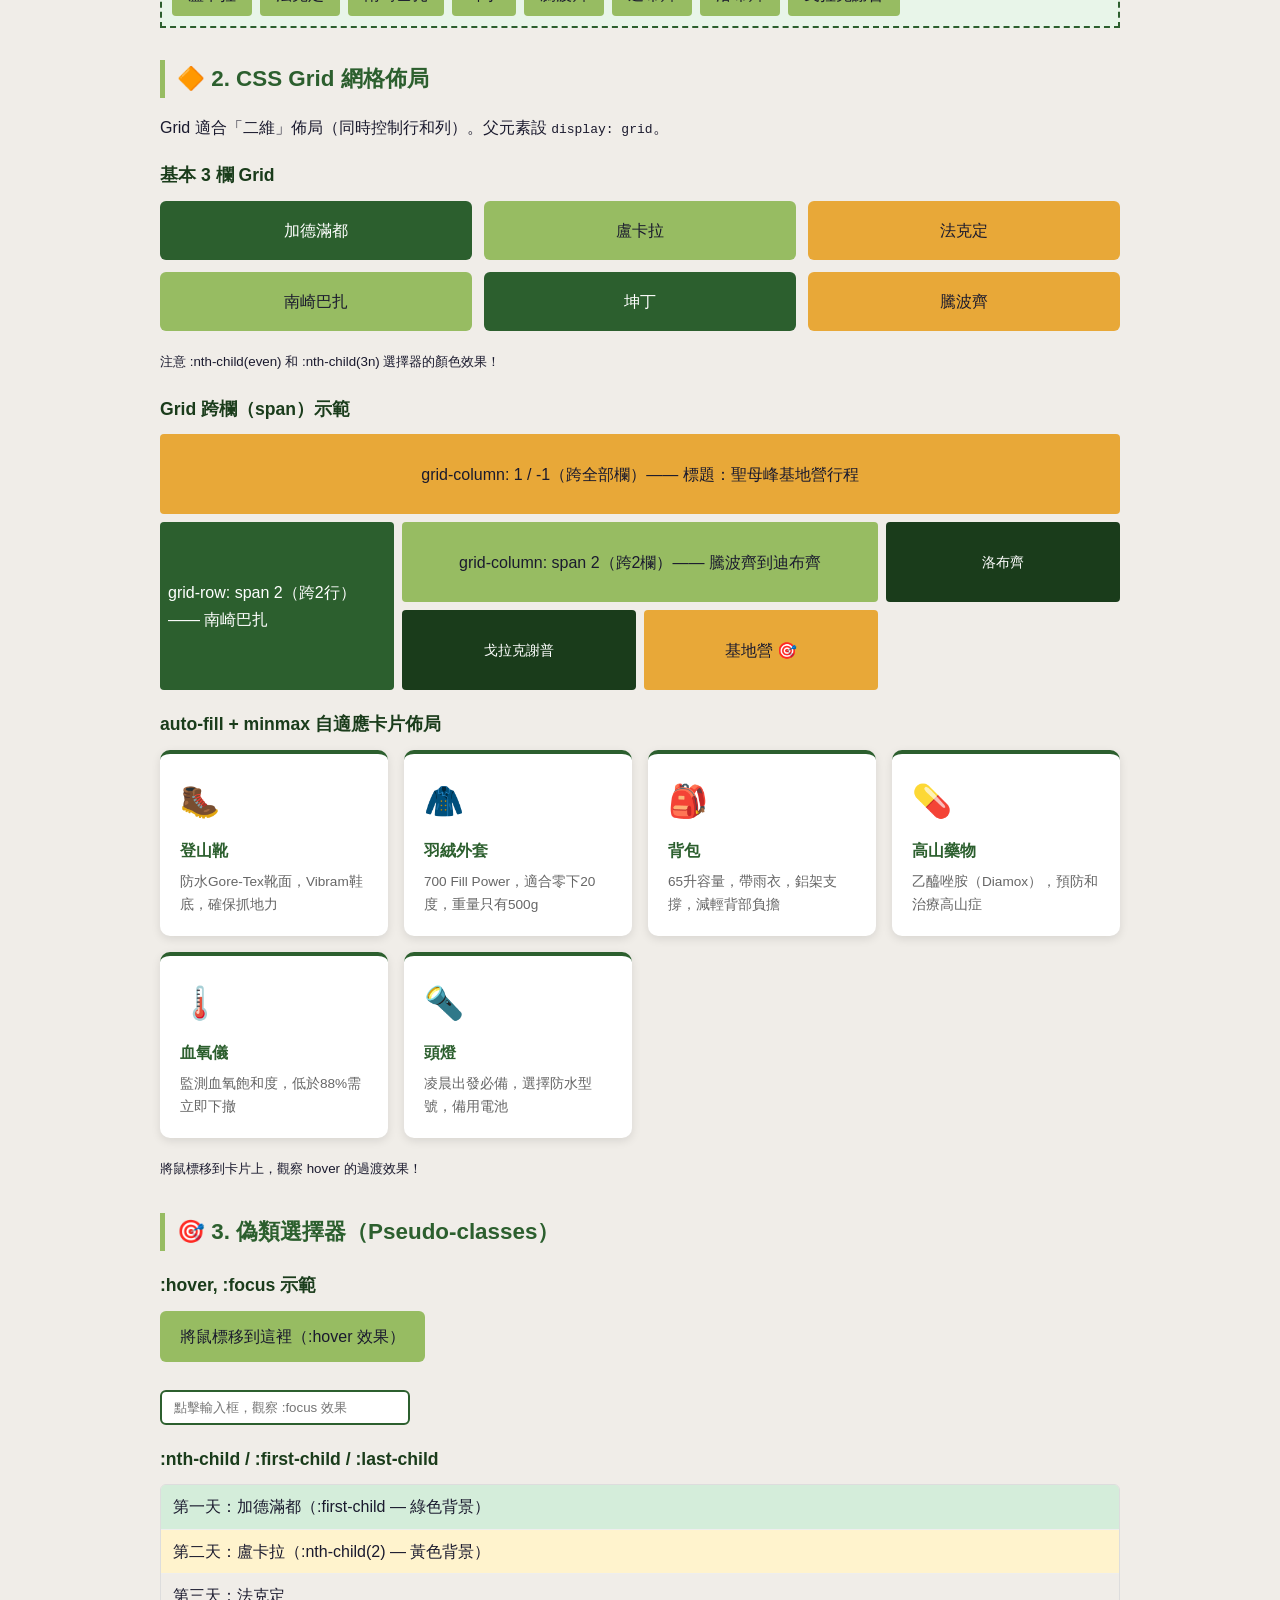
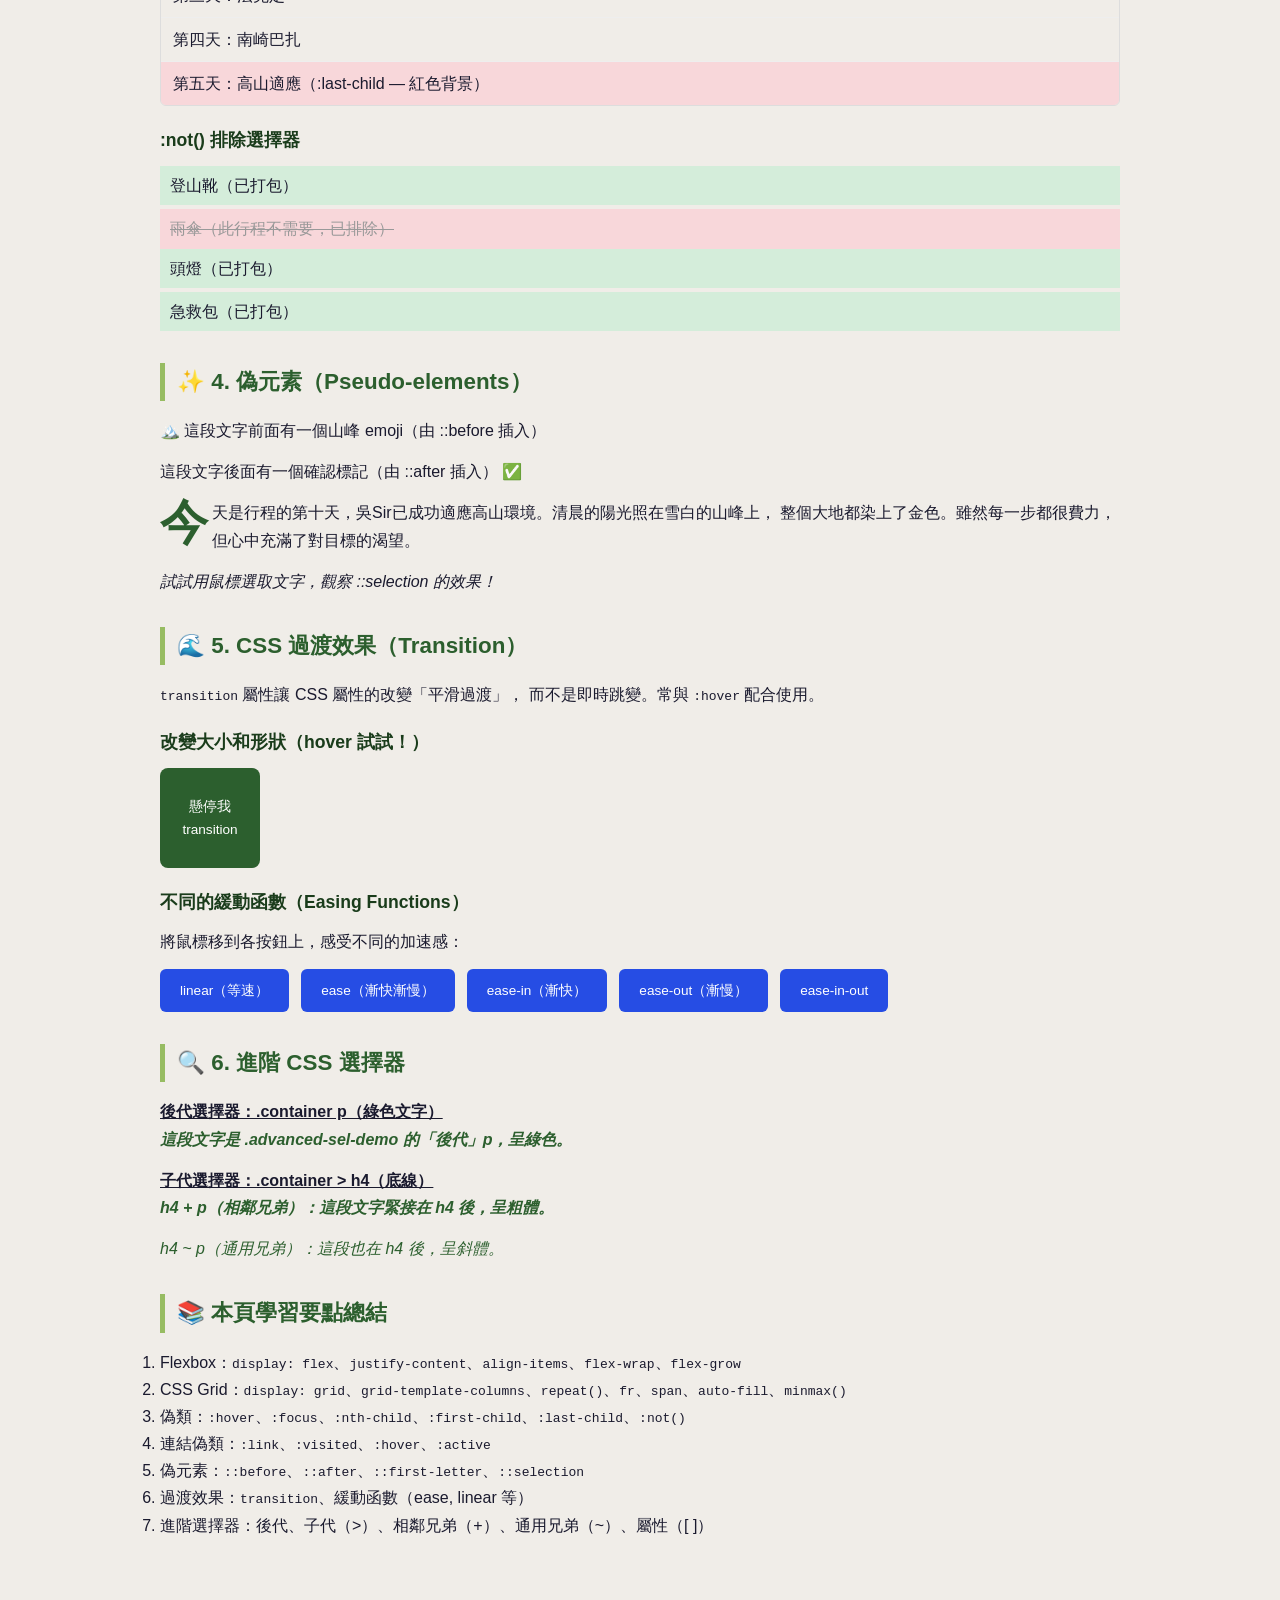
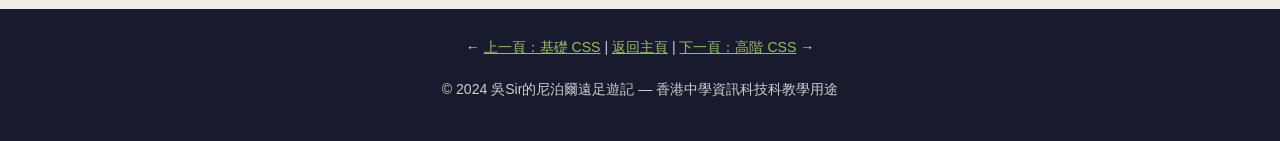
<file: html-css-intermediate.html>
<!DOCTYPE html>
<!--
    =====================================================
    進階 HTML + CSS 示範頁面
    主題：吳Sir的尼泊爾遠足遊記 — 第八至十天：高山地帶
    學習重點：Flexbox、CSS Grid、偽類/偽元素、
             過渡效果、進階選擇器
    =====================================================
-->
<html lang="zh-Hant">
<head>
    <meta charset="UTF-8">
    <meta name="viewport" content="width=device-width, initial-scale=1.0">
    <title>進階 HTML+CSS — 第八至十天：高山地帶</title>
    <style>
        /* ===== 全域設定 ===== */
        *, *::before, *::after { box-sizing: border-box; margin: 0; padding: 0; }

        body {
            font-family: 'Microsoft JhengHei', 'PingFang TC', sans-serif;
            background: #f0ede8;
            color: #1a1a2e;
            line-height: 1.7;
        }

        /* ===== 頁首 ===== */
        .page-header {
            background: linear-gradient(135deg, #1a3c1b, #2c5f2e);
            color: white;
            text-align: center;
            padding: 50px 20px;
        }

        .page-header h1 { font-size: clamp(1.5rem, 3vw, 2.5rem); margin-bottom: 8px; }
        .page-header p  { opacity: 0.85; }

        .nav-bar {
            background: #1a1a2e;
            padding: 10px 20px;
            display: flex;
            gap: 20px;
        }
        .nav-bar a { color: #97bc62; text-decoration: none; font-size: 0.9rem; }
        .nav-bar a:hover { color: #e8a838; }   /* :hover 偽類 */

        .container { max-width: 1000px; margin: 0 auto; padding: 30px 20px; }

        h2 {
            color: #2c5f2e;
            border-left: 5px solid #97bc62;
            padding-left: 12px;
            margin: 32px 0 16px;
            font-size: 1.4rem;
        }
        h3 { color: #1a3c1b; margin: 20px 0 10px; font-size: 1.1rem; }
        p  { margin-bottom: 14px; }

        .tip {
            background: #fff3cd;
            border-left: 4px solid #e8a838;
            padding: 12px 16px;
            border-radius: 4px;
            margin-bottom: 20px;
            font-size: 0.93rem;
        }

        /* =====================================================
           1. FLEXBOX（彈性盒子佈局）
           ===================================================== */
        /*
            Flexbox 用於「一維」佈局（一行或一列）
            在父元素設定 display: flex，子元素自動排成一行
        */

        /* -- 1a. Flexbox 基本 -- */
        .flex-demo {
            display: flex;                /* 啟用 Flexbox */
            background: #e8f5e9;
            border: 2px dashed #2c5f2e;
            padding: 10px;
            margin-bottom: 16px;
            gap: 8px;                     /* 子元素之間的間距 */
        }

        .flex-item {
            background: #2c5f2e;
            color: white;
            padding: 12px 16px;
            border-radius: 4px;
            font-size: 0.9rem;
            text-align: center;
        }

        /* -- 1b. justify-content：主軸對齊 -- */
        .flex-start      { justify-content: flex-start; }     /* 預設，靠左 */
        .flex-center     { justify-content: center; }          /* 置中 */
        .flex-end        { justify-content: flex-end; }        /* 靠右 */
        .flex-space-bet  { justify-content: space-between; }  /* 兩端對齊 */
        .flex-space-aro  { justify-content: space-around; }   /* 均勻分佈 */

        /* -- 1c. align-items：交叉軸對齊 -- */
        .flex-cross {
            display: flex;
            height: 100px;
            background: #e8f5e9;
            border: 2px dashed #2c5f2e;
            padding: 8px;
            gap: 8px;
        }
        .flex-item-tall  { height: 80px; }
        .flex-item-short { height: 40px; }
        .align-start   { align-items: flex-start; }
        .align-center  { align-items: center; }
        .align-end     { align-items: flex-end; }
        .align-stretch { align-items: stretch; }

        /* -- 1d. flex-wrap：換行 -- */
        .flex-wrap-demo {
            display: flex;
            flex-wrap: wrap;   /* 允許換行（預設 nowrap 不換行）*/
            gap: 8px;
            background: #e8f5e9;
            border: 2px dashed #2c5f2e;
            padding: 10px;
        }
        .flex-wrap-item {
            background: #97bc62;
            color: #1a1a2e;
            padding: 8px 16px;
            border-radius: 4px;
        }

        /* -- 1e. flex-direction -- */
        .flex-col {
            display: flex;
            flex-direction: column; /* 垂直排列（預設 row 水平） */
            gap: 6px;
            background: #e8f5e9;
            border: 2px dashed #2c5f2e;
            padding: 10px;
            width: 200px;
        }

        /* -- 1f. flex-grow / flex-shrink / flex-basis -- */
        .flex-grow-demo {
            display: flex;
            gap: 8px;
            background: #e8f5e9;
            border: 2px dashed #2c5f2e;
            padding: 10px;
        }
        .grow-1 { flex-grow: 1; background: #97bc62; color: #1a1a2e; padding: 10px; border-radius: 4px; }
        .grow-2 { flex-grow: 2; background: #2c5f2e; color: white;   padding: 10px; border-radius: 4px; }
        .grow-3 { flex-grow: 3; background: #1a3c1b; color: white;   padding: 10px; border-radius: 4px; }


        /* =====================================================
           2. CSS GRID（網格佈局）
           ===================================================== */
        /*
            Grid 用於「二維」佈局（同時控制行和列）
            在父元素設定 display: grid
        */

        /* -- 2a. 基本 Grid -- */
        .grid-basic {
            display: grid;
            /* grid-template-columns：定義欄的寬度 */
            grid-template-columns: 1fr 1fr 1fr;  /* 3等份 */
            gap: 12px;    /* 同時設定行距和列距 */
            margin-bottom: 16px;
        }

        .grid-item {
            background: #2c5f2e;
            color: white;
            padding: 16px;
            border-radius: 6px;
            text-align: center;
        }

        .grid-item:nth-child(even) { background: #97bc62; color: #1a1a2e; }   /* 偶數項 */
        .grid-item:nth-child(3n)   { background: #e8a838; color: #1a1a2e; }   /* 每3個 */

        /* -- 2b. 混合寬度 Grid -- */
        .grid-mixed {
            display: grid;
            /* fr（fraction）= 可用空間的分數 */
            grid-template-columns: 2fr 1fr 1fr;
            gap: 12px;
            margin-bottom: 16px;
        }

        /* -- 2c. Grid 跨欄/跨行 -- */
        .grid-span {
            display: grid;
            grid-template-columns: repeat(4, 1fr);  /* repeat(4, 1fr) = 4等份 */
            grid-template-rows: repeat(3, 80px);
            gap: 8px;
            margin-bottom: 16px;
        }
        .span-full   { grid-column: 1 / -1; }          /* 跨全部欄 */
        .span-2cols  { grid-column: span 2; }           /* 跨2欄 */
        .span-2rows  { grid-row: span 2; }              /* 跨2行 */

        .gi-green  { background: #2c5f2e; color: white; padding: 8px; border-radius: 4px; display: flex; align-items: center; justify-content: center; }
        .gi-light  { background: #97bc62; color: #1a1a2e; padding: 8px; border-radius: 4px; display: flex; align-items: center; justify-content: center; }
        .gi-gold   { background: #e8a838; color: #1a1a2e; padding: 8px; border-radius: 4px; display: flex; align-items: center; justify-content: center; }
        .gi-dark   { background: #1a3c1b; color: white; padding: 8px; border-radius: 4px; display: flex; align-items: center; justify-content: center; font-size: 0.85rem; }

        /* -- 2d. 實際卡片佈局（登山裝備）-- */
        .card-grid-demo {
            display: grid;
            grid-template-columns: repeat(auto-fill, minmax(200px, 1fr));
            /* auto-fill：自動填充欄數；minmax(200px,1fr)：最小200px，最大1fr */
            gap: 16px;
            margin-bottom: 16px;
        }
        .gear-card {
            background: white;
            border-radius: 10px;
            padding: 20px;
            box-shadow: 0 3px 10px rgba(0,0,0,0.1);
            border-top: 4px solid #2c5f2e;
            transition: transform 0.3s ease, box-shadow 0.3s ease; /* 過渡效果 */
        }
        .gear-card:hover {
            transform: translateY(-5px);    /* hover 時上移 5px */
            box-shadow: 0 8px 20px rgba(0,0,0,0.15);
        }
        .gear-card .icon { font-size: 2rem; margin-bottom: 8px; }
        .gear-card h4    { color: #2c5f2e; margin-bottom: 6px; }
        .gear-card p     { font-size: 0.85rem; color: #666; margin: 0; }


        /* =====================================================
           3. 偽類（Pseudo-classes）
           ===================================================== */
        /*
            偽類用冒號 : 標示，表示元素的特定「狀態」
        */

        /* :hover — 鼠標懸停 */
        .hover-demo {
            background: #97bc62;
            padding: 12px 20px;
            border-radius: 6px;
            display: inline-block;
            cursor: pointer;
            transition: all 0.3s;
        }
        .hover-demo:hover {
            background: #2c5f2e;
            color: white;
            transform: scale(1.05);
        }

        /* :focus — 獲得焦點（鍵盤操作或點擊輸入框）*/
        .focus-demo {
            border: 2px solid #ccc;
            padding: 8px 12px;
            border-radius: 6px;
            outline: none;
            transition: border-color 0.3s;
            width: 250px;
        }
        .focus-demo:focus { border-color: #2c5f2e; box-shadow: 0 0 0 3px rgba(44,95,46,0.2); }

        /* :nth-child 選擇器 */
        .list-demo li { padding: 8px 12px; border-bottom: 1px solid #eee; }
        .list-demo li:first-child  { background: #d4edda; }  /* 第一個 */
        .list-demo li:last-child   { background: #f8d7da; border: none; }  /* 最後一個 */
        .list-demo li:nth-child(2) { background: #fff3cd; }  /* 第2個 */
        .list-demo li:hover        { background: #e8f5e9; cursor: pointer; }

        /* 連結的狀態偽類 */
        a:link    { color: #264de4; }          /* 未訪問 */
        a:visited { color: #6f42c1; }          /* 已訪問 */
        a:hover   { color: #e34c26; }           /* 懸停 */
        a:active  { color: #c0392b; }           /* 點擊中 */


        /* =====================================================
           4. 偽元素（Pseudo-elements）
           ===================================================== */
        /*
            偽元素用雙冒號 :: 標示，可以選取元素的「特定部分」
            或插入「虛擬元素」（::before / ::after 不需要 HTML 元素）
        */

        /* ::before 在元素內容「之前」插入內容 */
        .before-demo::before {
            content: '🏔️ ';  /* content 屬性必須設定（即使為空 content: ""）*/
            color: #2c5f2e;
        }

        /* ::after 在元素內容「之後」插入內容 */
        .after-demo::after {
            content: ' ✅';
        }

        /* ::first-letter：首字放大（Drop Cap 效果）*/
        .first-letter-demo::first-letter {
            font-size: 3em;
            font-weight: bold;
            float: left;
            line-height: 1;
            margin-right: 4px;
            color: #2c5f2e;
        }

        /* ::selection：選取文字時的樣式 */
        ::selection {
            background: #97bc62;
            color: white;
        }


        /* =====================================================
           5. CSS 過渡效果（Transition）
           ===================================================== */

        .transition-box {
            width: 100px;
            height: 100px;
            background: #2c5f2e;
            border-radius: 8px;
            display: flex;
            align-items: center;
            justify-content: center;
            color: white;
            font-size: 0.85rem;
            text-align: center;
            cursor: pointer;
            /* transition: 屬性 時間 緩動函數 延遲 */
            transition: width 0.4s ease,
                        height 0.4s ease,
                        background-color 0.4s ease,
                        border-radius 0.4s ease;
        }
        .transition-box:hover {
            width: 200px;
            height: 120px;
            background-color: #e8a838;
            border-radius: 60px;
            color: #1a1a2e;
        }

        /* 不同的緩動函數（Easing）*/
        .ease-row { display: flex; gap: 12px; flex-wrap: wrap; margin-bottom: 20px; }

        .ease-btn {
            padding: 10px 20px;
            background: #264de4;
            color: white;
            border-radius: 6px;
            cursor: pointer;
            transition-property: transform;
            transition-duration: 0.5s;
            font-size: 0.85rem;
        }
        .ease-btn:hover { transform: translateX(30px); }

        .ease-linear  { transition-timing-function: linear; }
        .ease-ease    { transition-timing-function: ease; }
        .ease-in      { transition-timing-function: ease-in; }
        .ease-out     { transition-timing-function: ease-out; }
        .ease-in-out  { transition-timing-function: ease-in-out; }


        /* =====================================================
           6. 進階 CSS 選擇器
           ===================================================== */

        /* 後代選擇器：section 內的 p */
        .advanced-sel-demo p { color: #2c5f2e; }

        /* 子代選擇器：只選直接子元素（不含孫元素）*/
        .advanced-sel-demo > h4 { text-decoration: underline; }

        /* 相鄰兄弟選擇器：h4 之後「緊接」的 p */
        .advanced-sel-demo h4 + p { font-weight: bold; }

        /* 通用兄弟選擇器：h4 之後「所有」p */
        .advanced-sel-demo h4 ~ p { font-style: italic; }

        /* 屬性選擇器 */
        input[type="text"]   { border: 2px solid #2c5f2e; }
        input[type="email"]  { border: 2px solid #264de4; }
        a[target="_blank"]::after { content: ' 🔗'; font-size: 0.8em; }

        /* :not() 排除選擇器 */
        .not-demo li:not(.excluded) { background: #d4edda; padding: 6px 10px; margin-bottom: 4px; }
        .not-demo .excluded         { background: #f8d7da; padding: 6px 10px; color: #999; text-decoration: line-through; }

        /* ===== 頁腳 ===== */
        .page-footer {
            background: #1a1a2e;
            color: #ccc;
            text-align: center;
            padding: 24px;
            margin-top: 40px;
            font-size: 0.88rem;
            line-height: 2;
        }
        .page-footer a { color: #97bc62; }
    </style>
</head>
<body>

    <div class="page-header">
        <h1>🏔️ 吳Sir的尼泊爾遠足遊記</h1>
        <p>進階 HTML + CSS — 第八至十天：高山地帶（海拔 4000–5000m）</p>
    </div>

    <nav class="nav-bar">
        <a href="index.html">← 主頁</a>
        <a href="html-css-basic.html">← 基礎 CSS</a>
        <a href="html-css-advanced.html">高階 CSS →</a>
    </nav>

    <div class="container">

        <h2>第八至十天：挑戰高山——進階 CSS 示範</h2>
        <p>
            進入海拔 4000 米以上的地帶，吳Sir感到輕微頭痛——這是<strong>高山症（AMS）</strong>的初期症狀。
            每天上升高度控制在 400 米以內，讓身體慢慢適應稀薄的空氣。
        </p>
        <div class="tip">
            💡 按 F12 → Elements，選取各個示範元素，在「Styles」面板查看 CSS 屬性！
               特別觀察 display: flex 和 display: grid 的效果。
        </div>

        <!-- ===========================
             1. FLEXBOX
             =========================== -->
        <h2>🔷 1. Flexbox 彈性盒子佈局</h2>
        <p>Flexbox 適合「一維」排列（一行或一列）。父元素設 <code>display: flex</code>，子元素自動排成一行。</p>

        <h3>justify-content：主軸（水平）對齊</h3>
        <p>flex-start（靠左）：</p>
        <div class="flex-demo flex-start">
            <div class="flex-item">Day 8</div>
            <div class="flex-item">Day 9</div>
            <div class="flex-item">Day 10</div>
        </div>
        <p>center（置中）：</p>
        <div class="flex-demo flex-center">
            <div class="flex-item">Day 8</div>
            <div class="flex-item">Day 9</div>
            <div class="flex-item">Day 10</div>
        </div>
        <p>space-between（兩端對齊）：</p>
        <div class="flex-demo flex-space-bet">
            <div class="flex-item">Day 8</div>
            <div class="flex-item">Day 9</div>
            <div class="flex-item">Day 10</div>
        </div>
        <p>space-around（均勻分佈）：</p>
        <div class="flex-demo flex-space-aro">
            <div class="flex-item">Day 8</div>
            <div class="flex-item">Day 9</div>
            <div class="flex-item">Day 10</div>
        </div>

        <h3>align-items：交叉軸（垂直）對齊</h3>
        <p>center（垂直置中）：</p>
        <div class="flex-cross align-center">
            <div class="flex-item" style="height:80px;">高</div>
            <div class="flex-item" style="height:40px;">矮</div>
            <div class="flex-item" style="height:60px;">中</div>
        </div>

        <h3>flex-grow：彈性分配空間</h3>
        <div class="flex-grow-demo">
            <div class="grow-1">flex-grow: 1</div>
            <div class="grow-2">flex-grow: 2（佔2份）</div>
            <div class="grow-3">flex-grow: 3（佔3份）</div>
        </div>

        <h3>flex-wrap：允許換行</h3>
        <div class="flex-wrap-demo">
            <div class="flex-wrap-item">盧卡拉</div>
            <div class="flex-wrap-item">法克定</div>
            <div class="flex-wrap-item">南崎巴扎</div>
            <div class="flex-wrap-item">坤丁</div>
            <div class="flex-wrap-item">騰波齊</div>
            <div class="flex-wrap-item">迪布齊</div>
            <div class="flex-wrap-item">洛布齊</div>
            <div class="flex-wrap-item">戈拉克謝普</div>
        </div>

        <!-- ===========================
             2. CSS GRID
             =========================== -->
        <h2>🔶 2. CSS Grid 網格佈局</h2>
        <p>Grid 適合「二維」佈局（同時控制行和列）。父元素設 <code>display: grid</code>。</p>

        <h3>基本 3 欄 Grid</h3>
        <div class="grid-basic">
            <div class="grid-item">加德滿都</div>
            <div class="grid-item">盧卡拉</div>
            <div class="grid-item">法克定</div>
            <div class="grid-item">南崎巴扎</div>
            <div class="grid-item">坤丁</div>
            <div class="grid-item">騰波齊</div>
        </div>
        <p><small>注意 :nth-child(even) 和 :nth-child(3n) 選擇器的顏色效果！</small></p>

        <h3>Grid 跨欄（span）示範</h3>
        <div class="grid-span">
            <div class="gi-gold span-full">grid-column: 1 / -1（跨全部欄）—— 標題：聖母峰基地營行程</div>
            <div class="gi-green span-2rows">grid-row: span 2（跨2行）—— 南崎巴扎</div>
            <div class="gi-light span-2cols">grid-column: span 2（跨2欄）—— 騰波齊到迪布齊</div>
            <div class="gi-dark">洛布齊</div>
            <div class="gi-dark">戈拉克謝普</div>
            <div class="gi-gold">基地營 🎯</div>
        </div>

        <h3>auto-fill + minmax 自適應卡片佈局</h3>
        <div class="card-grid-demo">
            <div class="gear-card">
                <div class="icon">🥾</div>
                <h4>登山靴</h4>
                <p>防水Gore-Tex靴面，Vibram鞋底，確保抓地力</p>
            </div>
            <div class="gear-card">
                <div class="icon">🧥</div>
                <h4>羽絨外套</h4>
                <p>700 Fill Power，適合零下20度，重量只有500g</p>
            </div>
            <div class="gear-card">
                <div class="icon">🎒</div>
                <h4>背包</h4>
                <p>65升容量，帶雨衣，鋁架支撐，減輕背部負擔</p>
            </div>
            <div class="gear-card">
                <div class="icon">💊</div>
                <h4>高山藥物</h4>
                <p>乙醯唑胺（Diamox），預防和治療高山症</p>
            </div>
            <div class="gear-card">
                <div class="icon">🌡️</div>
                <h4>血氧儀</h4>
                <p>監測血氧飽和度，低於88%需立即下撤</p>
            </div>
            <div class="gear-card">
                <div class="icon">🔦</div>
                <h4>頭燈</h4>
                <p>凌晨出發必備，選擇防水型號，備用電池</p>
            </div>
        </div>
        <p><small>將鼠標移到卡片上，觀察 hover 的過渡效果！</small></p>

        <!-- ===========================
             3. 偽類選擇器
             =========================== -->
        <h2>🎯 3. 偽類選擇器（Pseudo-classes）</h2>

        <h3>:hover, :focus 示範</h3>
        <div class="hover-demo">將鼠標移到這裡（:hover 效果）</div>
        <br><br>
        <input class="focus-demo" type="text" placeholder="點擊輸入框，觀察 :focus 效果">

        <h3>:nth-child / :first-child / :last-child</h3>
        <ul class="list-demo" style="list-style:none; border:1px solid #ddd; border-radius:6px; overflow:hidden;">
            <li>第一天：加德滿都（:first-child — 綠色背景）</li>
            <li>第二天：盧卡拉（:nth-child(2) — 黃色背景）</li>
            <li>第三天：法克定</li>
            <li>第四天：南崎巴扎</li>
            <li>第五天：高山適應（:last-child — 紅色背景）</li>
        </ul>

        <h3>:not() 排除選擇器</h3>
        <ul class="not-demo" style="list-style:none; padding:0;">
            <li>登山靴（已打包）</li>
            <li class="excluded">雨傘（此行程不需要，已排除）</li>
            <li>頭燈（已打包）</li>
            <li>急救包（已打包）</li>
        </ul>

        <!-- ===========================
             4. 偽元素
             =========================== -->
        <h2>✨ 4. 偽元素（Pseudo-elements）</h2>

        <p class="before-demo">這段文字前面有一個山峰 emoji（由 ::before 插入）</p>
        <p class="after-demo">這段文字後面有一個確認標記（由 ::after 插入）</p>

        <p class="first-letter-demo">
            今天是行程的第十天，吳Sir已成功適應高山環境。清晨的陽光照在雪白的山峰上，
            整個大地都染上了金色。雖然每一步都很費力，但心中充滿了對目標的渴望。
        </p>
        <p><em>試試用鼠標選取文字，觀察 ::selection 的效果！</em></p>

        <!-- ===========================
             5. 過渡效果
             =========================== -->
        <h2>🌊 5. CSS 過渡效果（Transition）</h2>
        <p>
            <code>transition</code> 屬性讓 CSS 屬性的改變「平滑過渡」，
            而不是即時跳變。常與 <code>:hover</code> 配合使用。
        </p>

        <h3>改變大小和形狀（hover 試試！）</h3>
        <div class="transition-box">懸停我<br>transition</div>

        <h3>不同的緩動函數（Easing Functions）</h3>
        <p>將鼠標移到各按鈕上，感受不同的加速感：</p>
        <div class="ease-row">
            <div class="ease-btn ease-linear">linear（等速）</div>
            <div class="ease-btn ease-ease">ease（漸快漸慢）</div>
            <div class="ease-btn ease-in">ease-in（漸快）</div>
            <div class="ease-btn ease-out">ease-out（漸慢）</div>
            <div class="ease-btn ease-in-out">ease-in-out</div>
        </div>

        <!-- ===========================
             6. 進階選擇器
             =========================== -->
        <h2>🔍 6. 進階 CSS 選擇器</h2>
        <div class="advanced-sel-demo">
            <h4>後代選擇器：.container p（綠色文字）</h4>
            <p>這段文字是 .advanced-sel-demo 的「後代」p，呈綠色。</p>
            <h4>子代選擇器：.container > h4（底線）</h4>
            <p>h4 + p（相鄰兄弟）：這段文字緊接在 h4 後，呈粗體。</p>
            <p>h4 ~ p（通用兄弟）：這段也在 h4 後，呈斜體。</p>
        </div>

        <!-- 學習總結 -->
        <h2>📚 本頁學習要點總結</h2>
        <ol>
            <li>Flexbox：<code>display: flex</code>、<code>justify-content</code>、<code>align-items</code>、<code>flex-wrap</code>、<code>flex-grow</code></li>
            <li>CSS Grid：<code>display: grid</code>、<code>grid-template-columns</code>、<code>repeat()</code>、<code>fr</code>、<code>span</code>、<code>auto-fill</code>、<code>minmax()</code></li>
            <li>偽類：<code>:hover</code>、<code>:focus</code>、<code>:nth-child</code>、<code>:first-child</code>、<code>:last-child</code>、<code>:not()</code></li>
            <li>連結偽類：<code>:link</code>、<code>:visited</code>、<code>:hover</code>、<code>:active</code></li>
            <li>偽元素：<code>::before</code>、<code>::after</code>、<code>::first-letter</code>、<code>::selection</code></li>
            <li>過渡效果：<code>transition</code>、緩動函數（ease, linear 等）</li>
            <li>進階選擇器：後代、子代（>）、相鄰兄弟（+）、通用兄弟（~）、屬性（[ ]）</li>
        </ol>

    </div>

    <div class="page-footer">
        <p>← <a href="html-css-basic.html">上一頁：基礎 CSS</a> | <a href="index.html">返回主頁</a> | <a href="html-css-advanced.html">下一頁：高階 CSS</a> →</p>
        <p>&copy; 2024 吳Sir的尼泊爾遠足遊記 — 香港中學資訊科技科教學用途</p>
    </div>

</body>
</html>
</file>
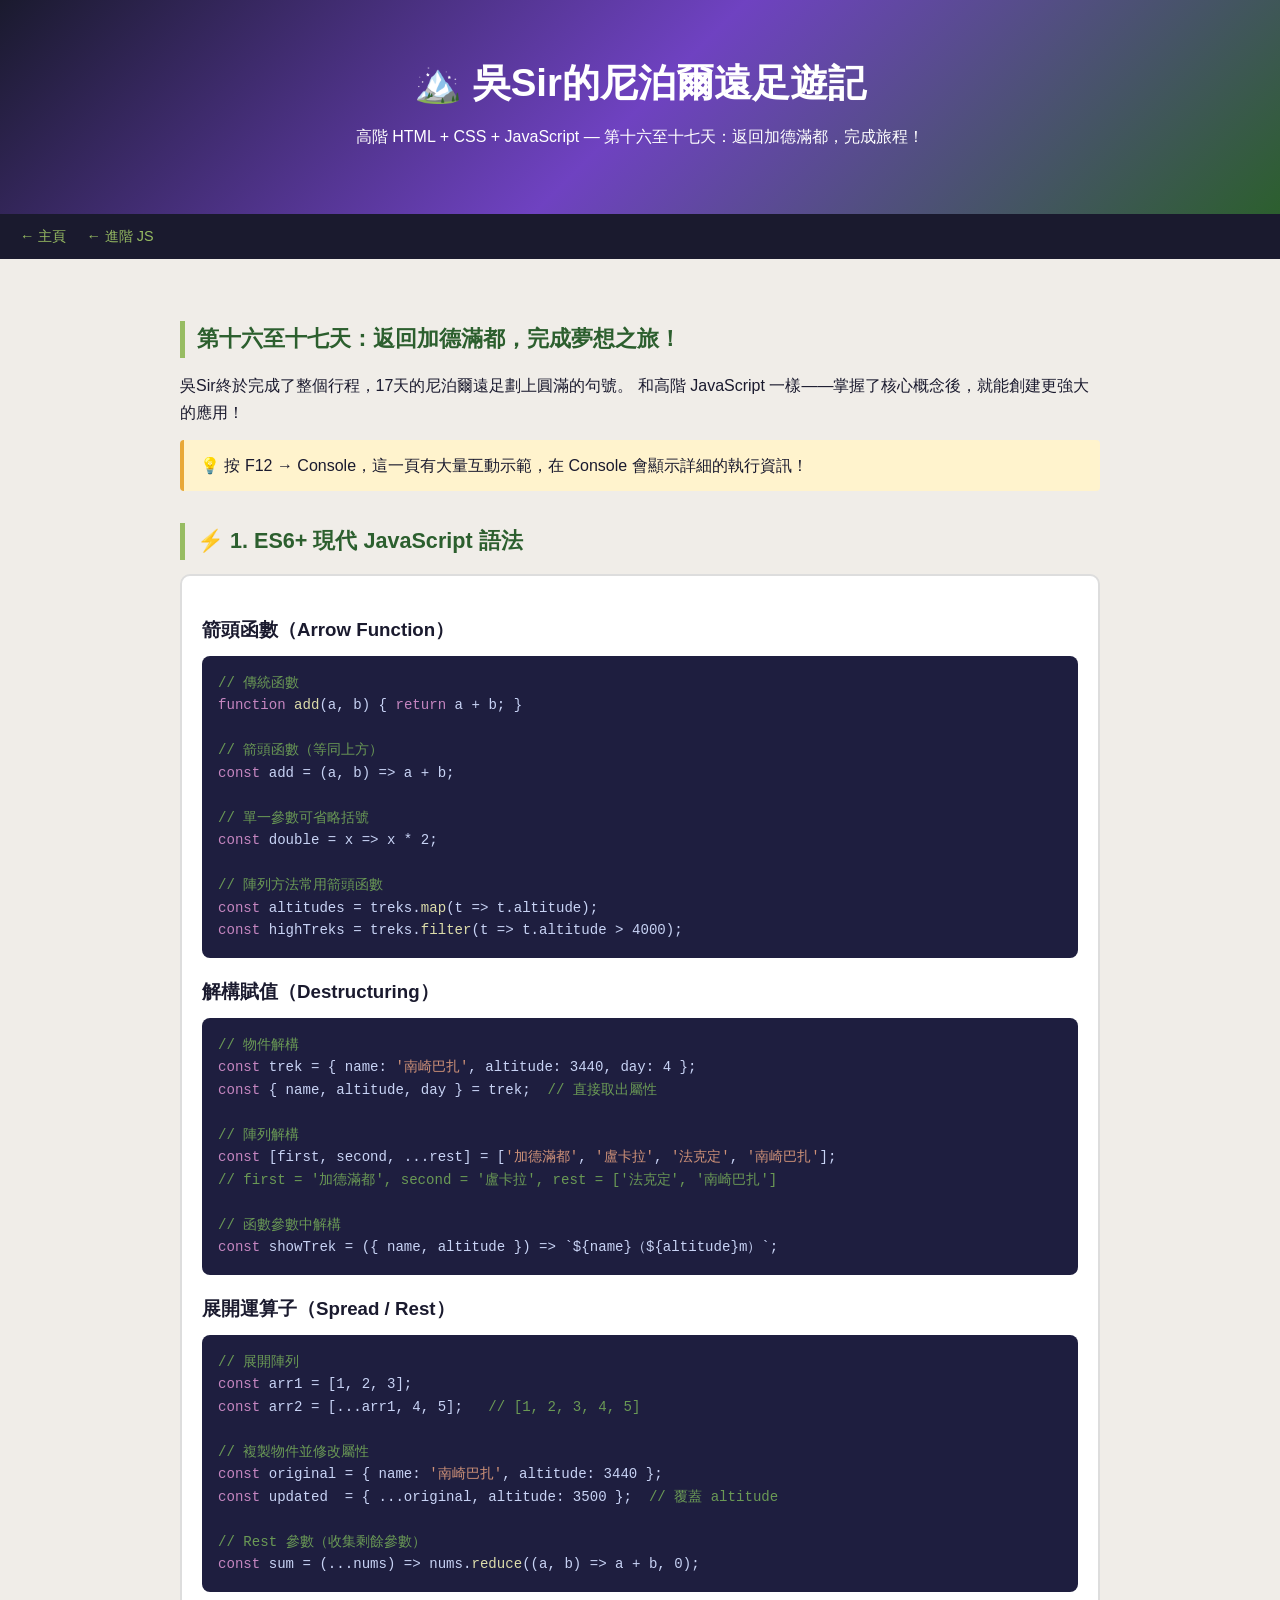
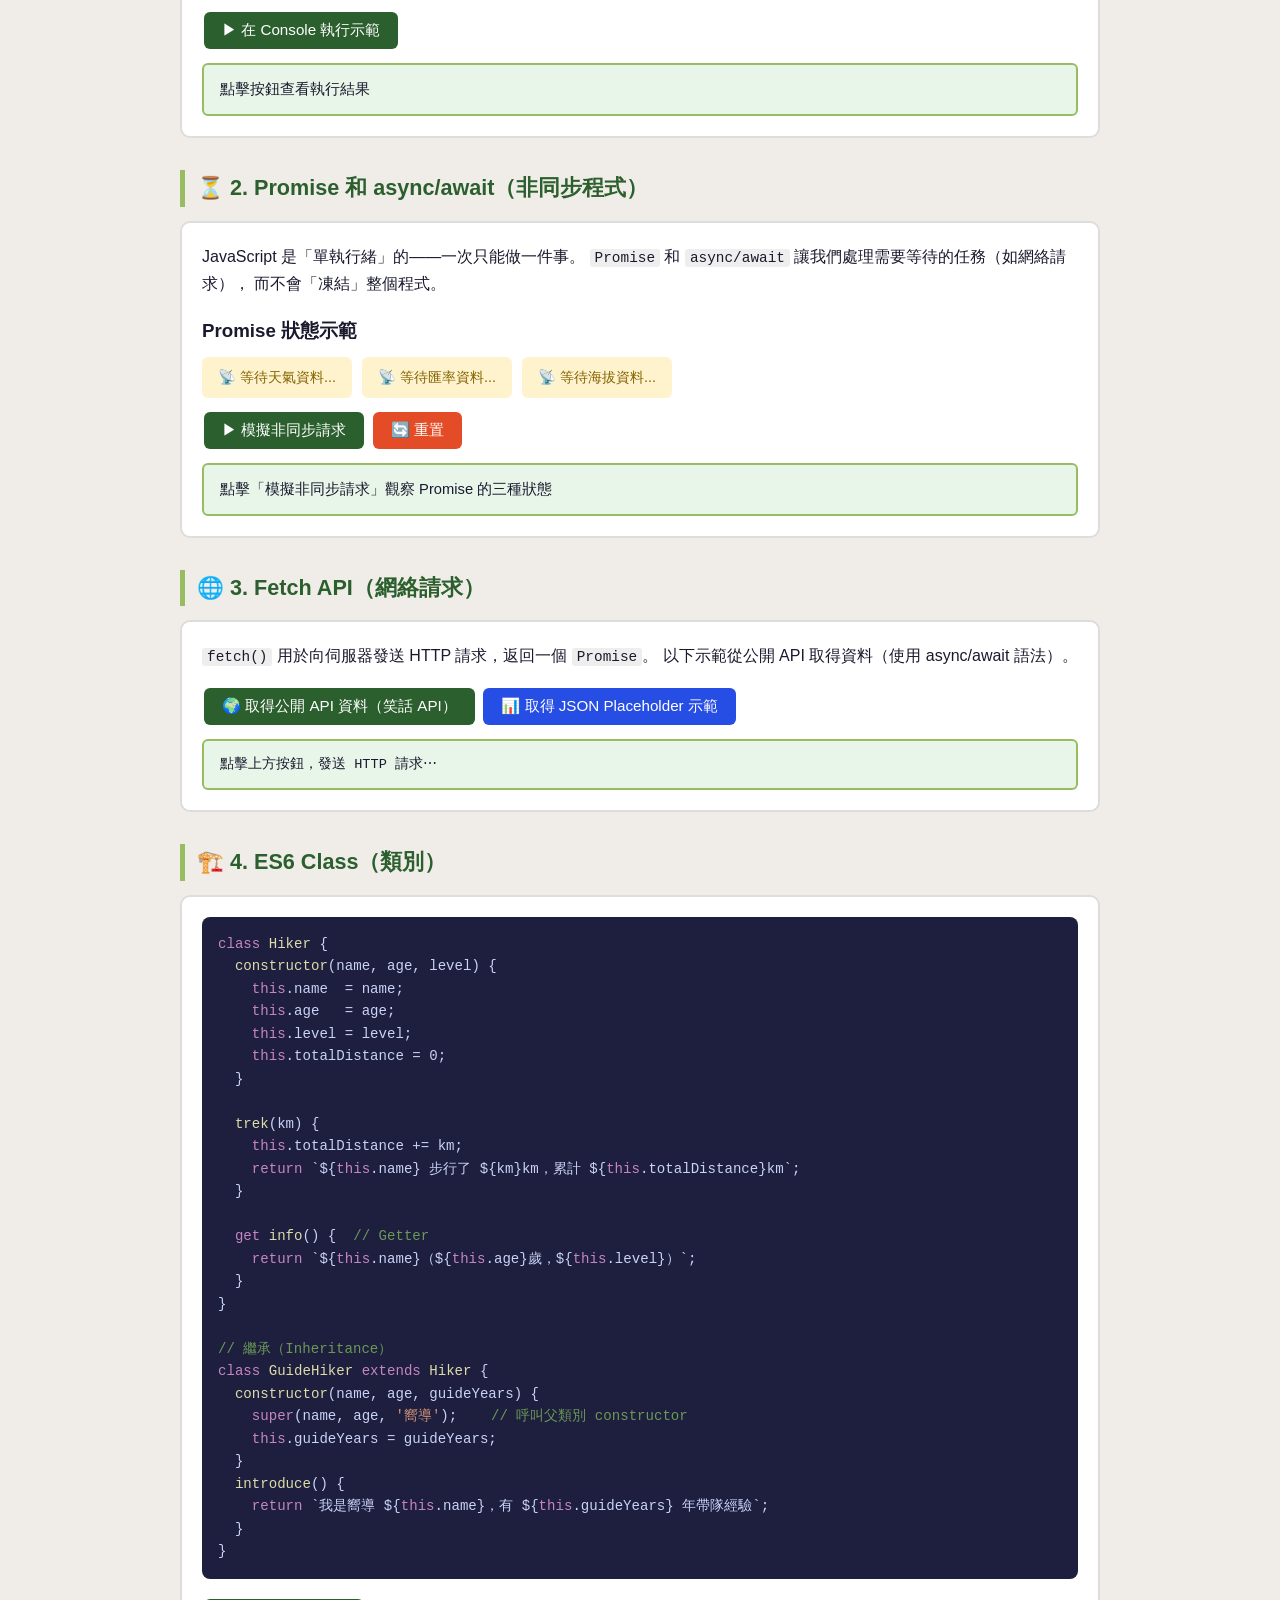
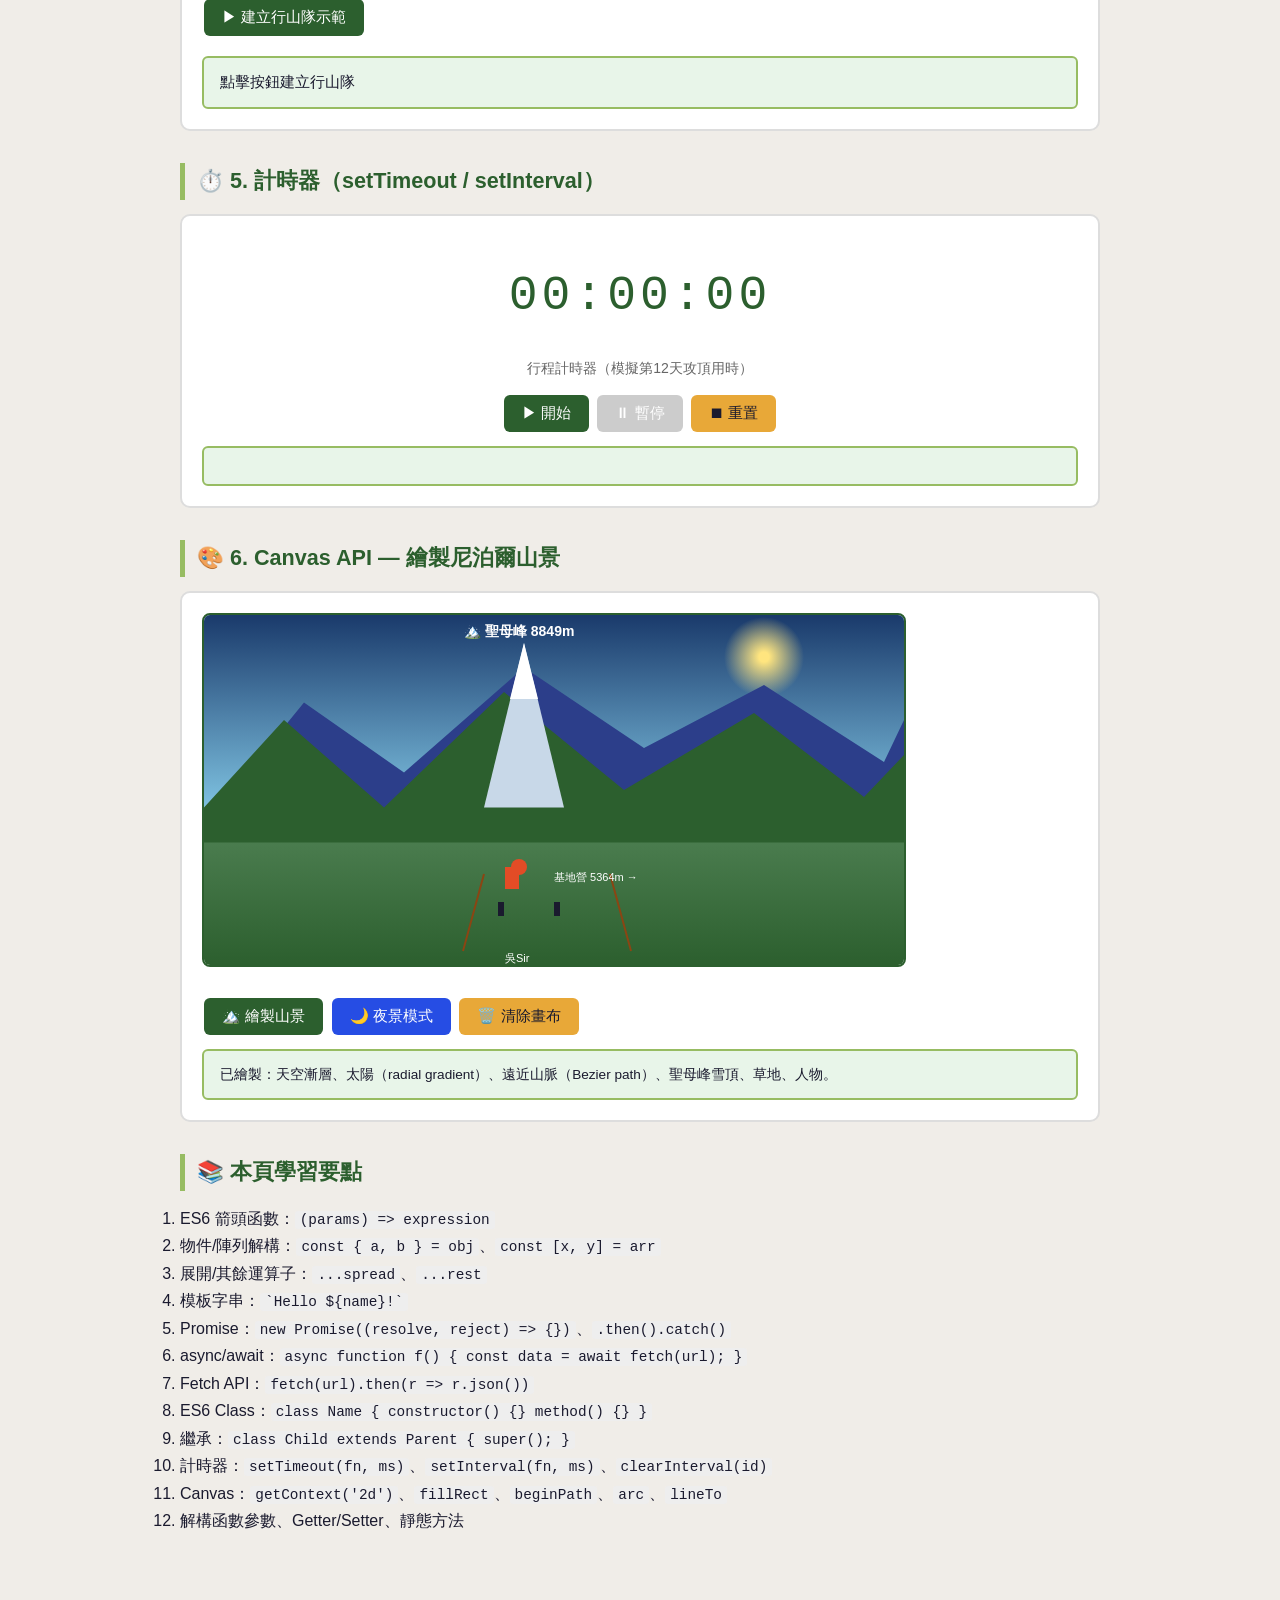
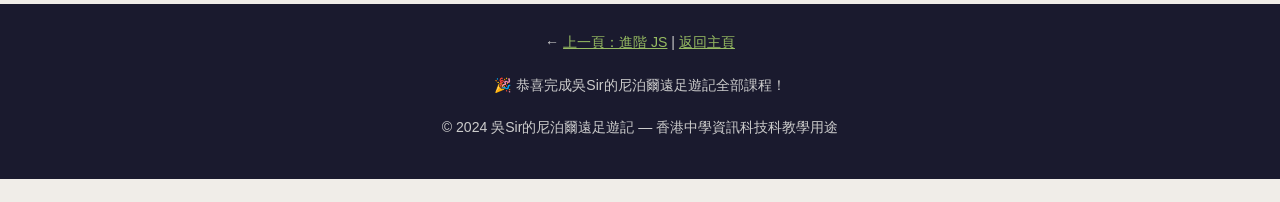
<file: html-css-js-advanced.html>
<!DOCTYPE html>
<!--
    =====================================================
    高階 HTML + CSS + JavaScript 示範頁面
    主題：吳Sir的尼泊爾遠足遊記 — 第十六至十七天：返回加德滿都
    學習重點：ES6+（箭頭函數、解構、展開、模板字串）、
             async/await、Fetch API、Canvas 繪圖、
             ES6 Class、計時器、Promise
    =====================================================
-->
<html lang="zh-Hant">
<head>
    <meta charset="UTF-8">
    <meta name="viewport" content="width=device-width, initial-scale=1.0">
    <title>高階 HTML+CSS+JS — 第十六至十七天：完成旅程</title>
    <style>
        :root {
            --green: #2c5f2e; --light: #97bc62; --gold: #e8a838;
            --dark: #1a1a2e; --snow: #f0ede8; --red: #e34c26;
            --blue: #264de4; --purple: #6f42c1;
            --radius: 10px; --trans: all 0.3s ease;
            --shadow: 0 4px 14px rgba(0,0,0,0.12);
        }
        *, *::before, *::after { box-sizing: border-box; margin: 0; padding: 0; }
        body { font-family: 'Microsoft JhengHei', 'PingFang TC', sans-serif; background: var(--snow); color: var(--dark); line-height: 1.7; }
        .page-header { background: linear-gradient(135deg, var(--dark), var(--purple), var(--green)); color: white; text-align: center; padding: 50px 20px; }
        .page-header h1 { font-size: clamp(1.5rem, 3vw, 2.5rem); margin-bottom: 8px; }
        .nav-bar { background: var(--dark); padding: 10px 20px; display: flex; gap: 20px; position: sticky; top: 0; z-index: 99; }
        .nav-bar a { color: var(--light); text-decoration: none; font-size: 0.9rem; }
        .nav-bar a:hover { color: var(--gold); }
        .container { max-width: 960px; margin: 0 auto; padding: 30px 20px; }
        h2 { color: var(--green); border-left: 5px solid var(--light); padding-left: 12px; margin: 32px 0 14px; font-size: 1.35rem; }
        h3 { color: var(--dark); margin: 18px 0 10px; }
        p  { margin-bottom: 14px; }
        .demo-box { background: white; border: 2px solid #ddd; border-radius: var(--radius); padding: 20px; margin-bottom: 20px; }
        .tip { background: #fff3cd; border-left: 4px solid var(--gold); padding: 12px 16px; border-radius: 4px; margin-bottom: 20px; }
        .btn { background: var(--green); color: white; border: none; padding: 8px 18px; border-radius: 6px; cursor: pointer; font-size: 0.95rem; font-family: inherit; transition: var(--trans); margin: 4px 2px; }
        .btn:hover { background: var(--light); color: var(--dark); }
        .btn:disabled { background: #ccc; cursor: not-allowed; }
        .btn-red  { background: var(--red); }
        .btn-blue { background: var(--blue); }
        .btn-gold { background: var(--gold); color: var(--dark); }
        .btn-purple { background: var(--purple); }
        .output { background: #e8f5e9; border: 2px solid var(--light); border-radius: 6px; padding: 12px 16px; min-height: 40px; margin-top: 10px; font-size: 0.92rem; }
        code { background: #eee; padding: 1px 5px; border-radius: 3px; font-family: 'Consolas', monospace; font-size: 0.9em; }
        pre.code-block { background: #1e1e3f; color: #c8d3f5; padding: 16px; border-radius: 8px; font-family: 'Consolas', monospace; font-size: 0.88rem; overflow-x: auto; line-height: 1.6; margin-bottom: 16px; }
        pre.code-block .kw { color: #c586c0; }
        pre.code-block .cm { color: #6a9955; }
        pre.code-block .st { color: #ce9178; }
        pre.code-block .fn { color: #dcdcaa; }
        #canvas-demo { border: 2px solid var(--green); border-radius: 8px; display: block; max-width: 100%; }
        .timer-display { font-size: 3rem; font-family: 'Consolas', monospace; text-align: center; color: var(--green); padding: 20px; letter-spacing: 4px; }
        .promise-row { display: flex; gap: 10px; flex-wrap: wrap; align-items: center; margin-bottom: 10px; }
        .promise-item { padding: 8px 16px; border-radius: 6px; font-size: 0.9rem; transition: var(--trans); background: #eee; }
        .promise-item.pending  { background: #fff3cd; color: #856404; }
        .promise-item.resolved { background: #d4edda; color: #155724; }
        .promise-item.rejected { background: #f8d7da; color: #721c24; }
        #api-result { white-space: pre-wrap; font-family: 'Consolas', monospace; font-size: 0.85rem; max-height: 200px; overflow-y: auto; }
        .class-demo { display: grid; grid-template-columns: repeat(auto-fill, minmax(180px, 1fr)); gap: 12px; margin-bottom: 16px; }
        .hiker-card { background: white; border: 2px solid #eee; border-radius: var(--radius); padding: 16px; box-shadow: var(--shadow); text-align: center; }
        .hiker-card .avatar { font-size: 2.5rem; }
        .hiker-card h4 { color: var(--green); margin: 8px 0 4px; }
        .hiker-card p  { font-size: 0.82rem; color: #666; margin: 2px 0; }
        .page-footer { background: var(--dark); color: #ccc; text-align: center; padding: 24px; margin-top: 40px; font-size: 0.88rem; line-height: 2; }
        .page-footer a { color: var(--light); }
    </style>
</head>
<body>

<div class="page-header">
    <h1>🏔️ 吳Sir的尼泊爾遠足遊記</h1>
    <p>高階 HTML + CSS + JavaScript — 第十六至十七天：返回加德滿都，完成旅程！</p>
</div>

<nav class="nav-bar">
    <a href="index.html">← 主頁</a>
    <a href="html-css-js-intermediate.html">← 進階 JS</a>
</nav>

<div class="container">

    <h2>第十六至十七天：返回加德滿都，完成夢想之旅！</h2>
    <p>
        吳Sir終於完成了整個行程，17天的尼泊爾遠足劃上圓滿的句號。
        和高階 JavaScript 一樣——掌握了核心概念後，就能創建更強大的應用！
    </p>
    <div class="tip">
        💡 按 F12 → Console，這一頁有大量互動示範，在 Console 會顯示詳細的執行資訊！
    </div>

    <!-- ===========================
         1. ES6+ 語法
         =========================== -->
    <h2>⚡ 1. ES6+ 現代 JavaScript 語法</h2>

    <div class="demo-box">
        <h3>箭頭函數（Arrow Function）</h3>
        <pre class="code-block"><span class="cm">// 傳統函數</span>
<span class="kw">function</span> <span class="fn">add</span>(a, b) { <span class="kw">return</span> a + b; }

<span class="cm">// 箭頭函數（等同上方）</span>
<span class="kw">const</span> add = (a, b) => a + b;

<span class="cm">// 單一參數可省略括號</span>
<span class="kw">const</span> double = x => x * 2;

<span class="cm">// 陣列方法常用箭頭函數</span>
<span class="kw">const</span> altitudes = treks.<span class="fn">map</span>(t => t.altitude);
<span class="kw">const</span> highTreks = treks.<span class="fn">filter</span>(t => t.altitude > 4000);</pre>

        <h3>解構賦值（Destructuring）</h3>
        <pre class="code-block"><span class="cm">// 物件解構</span>
<span class="kw">const</span> trek = { name: <span class="st">'南崎巴扎'</span>, altitude: 3440, day: 4 };
<span class="kw">const</span> { name, altitude, day } = trek;  <span class="cm">// 直接取出屬性</span>

<span class="cm">// 陣列解構</span>
<span class="kw">const</span> [first, second, ...rest] = [<span class="st">'加德滿都'</span>, <span class="st">'盧卡拉'</span>, <span class="st">'法克定'</span>, <span class="st">'南崎巴扎'</span>];
<span class="cm">// first = '加德滿都', second = '盧卡拉', rest = ['法克定', '南崎巴扎']</span>

<span class="cm">// 函數參數中解構</span>
<span class="kw">const</span> showTrek = ({ name, altitude }) => `${name}（${altitude}m）`;</pre>

        <h3>展開運算子（Spread / Rest）</h3>
        <pre class="code-block"><span class="cm">// 展開陣列</span>
<span class="kw">const</span> arr1 = [1, 2, 3];
<span class="kw">const</span> arr2 = [...arr1, 4, 5];   <span class="cm">// [1, 2, 3, 4, 5]</span>

<span class="cm">// 複製物件並修改屬性</span>
<span class="kw">const</span> original = { name: <span class="st">'南崎巴扎'</span>, altitude: 3440 };
<span class="kw">const</span> updated  = { ...original, altitude: 3500 };  <span class="cm">// 覆蓋 altitude</span>

<span class="cm">// Rest 參數（收集剩餘參數）</span>
<span class="kw">const</span> sum = (...nums) => nums.<span class="fn">reduce</span>((a, b) => a + b, 0);</pre>

        <button class="btn" onclick="runES6Demo()">▶ 在 Console 執行示範</button>
        <div class="output" id="es6-output">點擊按鈕查看執行結果</div>
    </div>

    <!-- ===========================
         2. Promise 和 async/await
         =========================== -->
    <h2>⏳ 2. Promise 和 async/await（非同步程式）</h2>

    <div class="demo-box">
        <p>
            JavaScript 是「單執行緒」的——一次只能做一件事。
            <code>Promise</code> 和 <code>async/await</code> 讓我們處理需要等待的任務（如網絡請求），
            而不會「凍結」整個程式。
        </p>

        <h3>Promise 狀態示範</h3>
        <div class="promise-row" id="promise-states">
            <div class="promise-item pending" id="p-state-1">📡 等待天氣資料...</div>
            <div class="promise-item pending" id="p-state-2">📡 等待匯率資料...</div>
            <div class="promise-item pending" id="p-state-3">📡 等待海拔資料...</div>
        </div>
        <button class="btn" onclick="runPromiseDemo()">▶ 模擬非同步請求</button>
        <button class="btn btn-red" onclick="resetPromises()">🔄 重置</button>
        <div class="output" id="promise-output">點擊「模擬非同步請求」觀察 Promise 的三種狀態</div>
    </div>

    <!-- ===========================
         3. Fetch API
         =========================== -->
    <h2>🌐 3. Fetch API（網絡請求）</h2>

    <div class="demo-box">
        <p>
            <code>fetch()</code> 用於向伺服器發送 HTTP 請求，返回一個 <code>Promise</code>。
            以下示範從公開 API 取得資料（使用 async/await 語法）。
        </p>

        <button class="btn" id="fetch-btn" onclick="fetchData()">🌍 取得公開 API 資料（笑話 API）</button>
        <button class="btn btn-blue" onclick="fetchJSON()">📊 取得 JSON Placeholder 示範</button>
        <div class="output" id="api-result">點擊上方按鈕，發送 HTTP 請求⋯</div>
    </div>

    <!-- ===========================
         4. ES6 Class
         =========================== -->
    <h2>🏗️ 4. ES6 Class（類別）</h2>

    <div class="demo-box">
        <pre class="code-block"><span class="kw">class</span> <span class="fn">Hiker</span> {
  <span class="fn">constructor</span>(name, age, level) {
    <span class="kw">this</span>.name  = name;
    <span class="kw">this</span>.age   = age;
    <span class="kw">this</span>.level = level;
    <span class="kw">this</span>.totalDistance = 0;
  }

  <span class="fn">trek</span>(km) {
    <span class="kw">this</span>.totalDistance += km;
    <span class="kw">return</span> `${<span class="kw">this</span>.name} 步行了 ${km}km，累計 ${<span class="kw">this</span>.totalDistance}km`;
  }

  <span class="kw">get</span> <span class="fn">info</span>() {  <span class="cm">// Getter</span>
    <span class="kw">return</span> `${<span class="kw">this</span>.name}（${<span class="kw">this</span>.age}歲，${<span class="kw">this</span>.level}）`;
  }
}

<span class="cm">// 繼承（Inheritance）</span>
<span class="kw">class</span> <span class="fn">GuideHiker</span> <span class="kw">extends</span> <span class="fn">Hiker</span> {
  <span class="fn">constructor</span>(name, age, guideYears) {
    <span class="kw">super</span>(name, age, <span class="st">'嚮導'</span>);    <span class="cm">// 呼叫父類別 constructor</span>
    <span class="kw">this</span>.guideYears = guideYears;
  }
  <span class="fn">introduce</span>() {
    <span class="kw">return</span> `我是嚮導 ${<span class="kw">this</span>.name}，有 ${<span class="kw">this</span>.guideYears} 年帶隊經驗`;
  }
}</pre>

        <button class="btn" onclick="runClassDemo()">▶ 建立行山隊示範</button>
        <div id="hiker-cards" class="class-demo"></div>
        <div class="output" id="class-output">點擊按鈕建立行山隊</div>
    </div>

    <!-- ===========================
         5. 計時器（setTimeout/setInterval）
         =========================== -->
    <h2>⏱️ 5. 計時器（setTimeout / setInterval）</h2>

    <div class="demo-box">
        <div class="timer-display" id="timer-display">00:00:00</div>
        <div style="text-align:center; margin-bottom:10px; color:#666; font-size:0.88rem;" id="timer-label">行程計時器（模擬第12天攻頂用時）</div>
        <div style="text-align:center;">
            <button class="btn" id="timer-start" onclick="startTimer()">▶ 開始</button>
            <button class="btn btn-red" id="timer-stop" onclick="stopTimer()" disabled>⏸ 暫停</button>
            <button class="btn btn-gold" onclick="resetTimer()">⏹ 重置</button>
        </div>
        <div class="output" id="timer-output" style="margin-top:10px;"></div>
    </div>

    <!-- ===========================
         6. Canvas API 繪圖
         =========================== -->
    <h2>🎨 6. Canvas API — 繪製尼泊爾山景</h2>

    <div class="demo-box">
        <canvas id="canvas-demo" width="700" height="350"></canvas>
        <br>
        <button class="btn" onclick="drawMountains()">🏔️ 繪製山景</button>
        <button class="btn btn-blue" onclick="drawNight()">🌙 夜景模式</button>
        <button class="btn btn-gold" onclick="clearCanvas()">🗑️ 清除畫布</button>
        <div class="output" id="canvas-output" style="font-size:0.85rem;"></div>
    </div>

    <!-- 學習總結 -->
    <h2>📚 本頁學習要點</h2>
    <ol>
        <li>ES6 箭頭函數：<code>(params) => expression</code></li>
        <li>物件/陣列解構：<code>const { a, b } = obj</code>、<code>const [x, y] = arr</code></li>
        <li>展開/其餘運算子：<code>...spread</code>、<code>...rest</code></li>
        <li>模板字串：<code>`Hello ${name}!`</code></li>
        <li>Promise：<code>new Promise((resolve, reject) => {})</code>、<code>.then().catch()</code></li>
        <li>async/await：<code>async function f() { const data = await fetch(url); }</code></li>
        <li>Fetch API：<code>fetch(url).then(r => r.json())</code></li>
        <li>ES6 Class：<code>class Name { constructor() {} method() {} }</code></li>
        <li>繼承：<code>class Child extends Parent { super(); }</code></li>
        <li>計時器：<code>setTimeout(fn, ms)</code>、<code>setInterval(fn, ms)</code>、<code>clearInterval(id)</code></li>
        <li>Canvas：<code>getContext('2d')</code>、<code>fillRect</code>、<code>beginPath</code>、<code>arc</code>、<code>lineTo</code></li>
        <li>解構函數參數、Getter/Setter、靜態方法</li>
    </ol>

</div>

<div class="page-footer">
    <p>← <a href="html-css-js-intermediate.html">上一頁：進階 JS</a> | <a href="index.html">返回主頁</a></p>
    <p>🎉 恭喜完成吳Sir的尼泊爾遠足遊記全部課程！</p>
    <p>&copy; 2024 吳Sir的尼泊爾遠足遊記 — 香港中學資訊科技科教學用途</p>
</div>

<script>
    /* ============================================
       高階 JavaScript 示範
       ============================================ */

    // ===== 1. ES6+ 語法示範 =====
    const treks = [
        { name: '加德滿都', altitude: 1400, day: 1 },
        { name: '盧卡拉',   altitude: 2860, day: 2 },
        { name: '南崎巴扎', altitude: 3440, day: 4 },
        { name: '騰波齊',   altitude: 3860, day: 7 },
        { name: '基地營',   altitude: 5364, day: 12 },
    ];

    function runES6Demo() {
        // 箭頭函數
        const getAltitude = trek => trek.altitude;
        const altitudes   = treks.map(getAltitude);

        // 解構
        const { name, altitude, day } = treks[2];
        console.log(`解構第3個地點：名稱=${name}, 海拔=${altitude}m, 第${day}天`);

        // 展開運算子
        const kopied = [...treks];  // 複製陣列（不影響原始陣列）
        const maxAlt = Math.max(...altitudes);

        // 模板字串
        const summary = `行程共 ${treks.length} 個地點，最高海拔 ${maxAlt}m`;

        // 物件解構 + 展開
        const baseInfo = { country: '尼泊爾', year: 2024 };
        const fullInfo = { ...baseInfo, hiker: '吳Sir', goal: 'EBC' };

        // 顯示結果
        const output = document.getElementById('es6-output');
        output.innerHTML = `
            <strong>箭頭函數結果：</strong> 海拔陣列 = [${altitudes.join(', ')}]<br>
            <strong>解構結果：</strong> ${name}（第${day}天，${altitude}m）<br>
            <strong>展開結果：</strong> 最高海拔 = ${maxAlt}m<br>
            <strong>模板字串：</strong> ${summary}<br>
            <strong>物件展開：</strong> ${JSON.stringify(fullInfo)}
        `;

        console.log('=== ES6+ 示範 ===');
        console.log('altitudes:', altitudes);
        console.log('解構:', { name, altitude, day });
        console.log('fullInfo:', fullInfo);
        console.log('filter (>4000m):', treks.filter(t => t.altitude > 4000).map(t => t.name));
    }

    // ===== 2. Promise 示範 =====
    function simulateRequest(label, delay, shouldFail = false) {
        return new Promise((resolve, reject) => {
            setTimeout(() => {
                if (shouldFail) {
                    reject(new Error(`${label} 請求失敗`));
                } else {
                    resolve({ label, data: `${label}資料已取得`, time: new Date().toLocaleTimeString() });
                }
            }, delay);
        });
    }

    async function runPromiseDemo() {
        const output = document.getElementById('promise-output');
        output.textContent = '正在發送請求...';
        resetPromises();

        document.querySelectorAll('.promise-item').forEach(el => el.className = 'promise-item pending');

        try {
            // Promise.all 等待所有 Promise 完成（並行）
            const [weather, rate, elevation] = await Promise.allSettled([
                simulateRequest('天氣', 1000),
                simulateRequest('匯率', 1800, true),  // 這個會失敗
                simulateRequest('海拔', 1300),
            ]);

            // allSettled 返回每個 Promise 的狀態（不會因失敗而中斷）
            const items = [
                { el: 'p-state-1', result: weather   },
                { el: 'p-state-2', result: rate      },
                { el: 'p-state-3', result: elevation },
            ];

            items.forEach(({ el, result }) => {
                const domEl = document.getElementById(el);
                if (result.status === 'fulfilled') {
                    domEl.className = 'promise-item resolved';
                    domEl.textContent = `✅ ${result.value.data}`;
                } else {
                    domEl.className = 'promise-item rejected';
                    domEl.textContent = `❌ ${result.reason.message}`;
                }
            });

            const success = items.filter(i => i.result.status === 'fulfilled').length;
            output.textContent = `完成！${success}/${items.length} 個請求成功。（匯率請求故意設定為失敗示範）`;

        } catch (err) {
            output.textContent = `發生錯誤：${err.message}`;
        }
    }

    function resetPromises() {
        const labels = ['天氣資料', '匯率資料', '海拔資料'];
        ['p-state-1', 'p-state-2', 'p-state-3'].forEach((id, i) => {
            const el = document.getElementById(id);
            el.className = 'promise-item pending';
            el.textContent = `📡 等待${labels[i]}...`;
        });
    }

    // ===== 3. Fetch API =====
    async function fetchData() {
        const btn    = document.getElementById('fetch-btn');
        const output = document.getElementById('api-result');
        btn.disabled = true;
        output.textContent = '正在請求數據...';

        try {
            // fetch 返回 Promise
            const response = await fetch('https://official-joke-api.appspot.com/random_joke');

            // 檢查 HTTP 狀態
            if (!response.ok) {
                throw new Error(`HTTP 錯誤！狀態碼：${response.status}`);
            }

            // .json() 解析回應體，也返回 Promise
            const joke = await response.json();

            output.innerHTML = `
                <strong>從 API 取得的笑話：</strong><br>
                問：${joke.setup}<br>
                答：${joke.punchline}<br>
                <small style="color:#888;">類型：${joke.type} | ID：${joke.id}</small>
            `;
        } catch (err) {
            output.innerHTML = `
                <span style="color:#e34c26;">請求失敗：${err.message}</span><br>
                <small>（可能是網絡問題或 CORS 限制，這是正常的教學示範）</small>
            `;
        } finally {
            // finally 無論成功或失敗都會執行
            btn.disabled = false;
            console.log('Fetch 請求完成（finally）');
        }
    }

    async function fetchJSON() {
        const output = document.getElementById('api-result');
        output.textContent = '正在請求 JSONPlaceholder 示範資料...';

        try {
            const response = await fetch('https://jsonplaceholder.typicode.com/posts/1');
            const data = await response.json();

            output.textContent = `API 回應：\n${JSON.stringify(data, null, 2)}`;
        } catch (err) {
            output.textContent = `請求失敗：${err.message}`;
        }
    }

    // ===== 4. ES6 Class =====
    class Hiker {
        constructor(name, age, level) {
            this.name  = name;
            this.age   = age;
            this.level = level;
            this.totalDistance = 0;
            this.emoji = { '初學': '🧑', '中級': '👨‍🦳', '嚮導': '👷' }[level] || '🧗';
        }

        trek(km) {
            this.totalDistance += km;
            return `${this.name} 步行了 ${km}km，累計 ${this.totalDistance}km`;
        }

        // Getter（像屬性一樣存取，但其實是函數）
        get info() {
            return `${this.name}（${this.age}歲，${this.level}）`;
        }

        // 靜態方法（直接用類別呼叫，不需要實例）
        static compare(a, b) {
            return b.totalDistance - a.totalDistance;
        }
    }

    // 繼承
    class GuideHiker extends Hiker {
        constructor(name, age, guideYears) {
            super(name, age, '嚮導');
            this.guideYears = guideYears;
            this.emoji = '🧭';
        }
        introduce() {
            return `我是嚮導 ${this.name}，有 ${this.guideYears} 年帶隊經驗`;
        }
    }

    function runClassDemo() {
        const guide  = new GuideHiker('Pemba', 35, 15);
        const hiker1 = new Hiker('吳Sir', 42, '中級');
        const hiker2 = new Hiker('阿明', 18, '初學');

        [guide, hiker1, hiker2].forEach(h => h.trek(Math.floor(Math.random() * 50 + 50)));

        const hikers = [guide, hiker1, hiker2].sort(Hiker.compare);

        const cardsEl = document.getElementById('hiker-cards');
        cardsEl.innerHTML = hikers.map((h, i) => `
            <div class="hiker-card">
                <div class="avatar">${h.emoji}</div>
                <h4>#${i+1} ${h.name}</h4>
                <p>${h.level} | ${h.age}歲</p>
                <p>累計：<strong>${h.totalDistance}km</strong></p>
                ${h instanceof GuideHiker ? `<p style="color:var(--blue)">${h.introduce()}</p>` : ''}
            </div>
        `).join('');

        document.getElementById('class-output').textContent =
            `建立了 ${hikers.length} 個 Hiker 實例（instanceof GuideHiker：${guide instanceof Hiker} / ${guide instanceof GuideHiker}）`;

        console.log('=== Class 示範 ===');
        console.log('guide.info:', guide.info);
        console.log('hiker1 instanceof Hiker:', hiker1 instanceof Hiker);
        console.log('guide instanceof GuideHiker:', guide instanceof GuideHiker);
    }

    // ===== 5. 計時器 =====
    let timerInterval = null;
    let timerSeconds  = 0;

    function formatTime(s) {
        const h = Math.floor(s / 3600).toString().padStart(2, '0');
        const m = Math.floor((s % 3600) / 60).toString().padStart(2, '0');
        const sec = (s % 60).toString().padStart(2, '0');
        return `${h}:${m}:${sec}`;
    }

    function startTimer() {
        if (timerInterval) return;
        document.getElementById('timer-start').disabled = true;
        document.getElementById('timer-stop').disabled  = false;

        // setInterval：每隔一定時間重複執行
        timerInterval = setInterval(() => {
            timerSeconds++;
            document.getElementById('timer-display').textContent = formatTime(timerSeconds);

            if (timerSeconds === 6 * 3600) {  // 6小時
                document.getElementById('timer-output').textContent = '🎯 模擬到達基地營！（6小時攻頂時間）';
                stopTimer();
            }
        }, 1000);  // 每 1000ms（1秒）執行一次

        document.getElementById('timer-output').textContent = '計時中⋯（真實攻頂需要約6小時）';
    }

    function stopTimer() {
        clearInterval(timerInterval);  // clearInterval 停止計時器
        timerInterval = null;
        document.getElementById('timer-start').disabled = false;
        document.getElementById('timer-stop').disabled  = true;
    }

    function resetTimer() {
        stopTimer();
        timerSeconds = 0;
        document.getElementById('timer-display').textContent = '00:00:00';
        document.getElementById('timer-output').textContent = '';
    }

    // setTimeout 示範（只執行一次）
    setTimeout(() => {
        console.log('setTimeout：3秒後執行此訊息（只執行一次）');
    }, 3000);

    // ===== 6. Canvas API =====
    const canvas = document.getElementById('canvas-demo');
    const ctx    = canvas.getContext('2d');

    function clearCanvas() {
        ctx.clearRect(0, 0, canvas.width, canvas.height);
        document.getElementById('canvas-output').textContent = '畫布已清除';
    }

    function drawMountains() {
        const W = canvas.width, H = canvas.height;
        ctx.clearRect(0, 0, W, H);

        // 1. 天空漸層
        const sky = ctx.createLinearGradient(0, 0, 0, H * 0.6);
        sky.addColorStop(0, '#1a3a6b');
        sky.addColorStop(1, '#87CEEB');
        ctx.fillStyle = sky;
        ctx.fillRect(0, 0, W, H * 0.6);

        // 2. 太陽
        const sunGrad = ctx.createRadialGradient(W * 0.8, H * 0.12, 5, W * 0.8, H * 0.12, 40);
        sunGrad.addColorStop(0, '#FFE57F');
        sunGrad.addColorStop(1, 'rgba(255,229,127,0)');
        ctx.fillStyle = sunGrad;
        ctx.beginPath();
        ctx.arc(W * 0.8, H * 0.12, 40, 0, Math.PI * 2);
        ctx.fill();

        // 3. 遠山（深藍）
        ctx.fillStyle = '#2c3e8a';
        ctx.beginPath();
        ctx.moveTo(0, H * 0.6);
        ctx.lineTo(100, H * 0.25); ctx.lineTo(200, H * 0.45);
        ctx.lineTo(320, H * 0.15); ctx.lineTo(440, H * 0.38);
        ctx.lineTo(560, H * 0.2); ctx.lineTo(680, H * 0.42);
        ctx.lineTo(W, H * 0.3); ctx.lineTo(W, H * 0.6);
        ctx.closePath();
        ctx.fill();

        // 4. 近山（深綠/灰）
        ctx.fillStyle = '#2c5f2e';
        ctx.beginPath();
        ctx.moveTo(0, H);
        ctx.lineTo(0, H * 0.55);
        ctx.lineTo(80, H * 0.3); ctx.lineTo(180, H * 0.55);
        ctx.lineTo(300, H * 0.22); ctx.lineTo(420, H * 0.5);
        ctx.lineTo(550, H * 0.28); ctx.lineTo(660, H * 0.52);
        ctx.lineTo(W, H * 0.4); ctx.lineTo(W, H);
        ctx.closePath();
        ctx.fill();

        // 5. 聖母峰（主峰，白雪）
        ctx.fillStyle = '#c8d8e8';
        ctx.beginPath();
        ctx.moveTo(280, H * 0.55); ctx.lineTo(320, H * 0.08); ctx.lineTo(360, H * 0.55);
        ctx.closePath();
        ctx.fill();

        // 雪頂（純白）
        ctx.fillStyle = 'white';
        ctx.beginPath();
        ctx.moveTo(306, H * 0.24); ctx.lineTo(320, H * 0.08); ctx.lineTo(334, H * 0.24);
        ctx.closePath();
        ctx.fill();

        // 6. 地面（草地）
        const ground = ctx.createLinearGradient(0, H * 0.65, 0, H);
        ground.addColorStop(0, '#4a7c4e');
        ground.addColorStop(1, '#2c5f2e');
        ctx.fillStyle = ground;
        ctx.fillRect(0, H * 0.65, W, H * 0.35);

        // 7. 人物（吳Sir）
        ctx.fillStyle = '#e34c26';  // 紅色衝鋒衣
        ctx.beginPath();
        ctx.arc(W * 0.45, H * 0.72, 8, 0, Math.PI * 2);  // 頭
        ctx.fill();
        ctx.fillStyle = '#e34c26';
        ctx.fillRect(W * 0.43, H * 0.72, 14, 22);          // 身體
        ctx.fillStyle = '#1a1a2e';
        ctx.fillRect(W * 0.42, H * 0.82, 6, 14);            // 左腿
        ctx.fillRect(W * 0.50, H * 0.82, 6, 14);            // 右腿

        // 登山杖
        ctx.strokeStyle = '#8B4513';
        ctx.lineWidth = 2;
        ctx.beginPath();
        ctx.moveTo(W * 0.40, H * 0.74); ctx.lineTo(W * 0.37, H * 0.96);
        ctx.moveTo(W * 0.58, H * 0.74); ctx.lineTo(W * 0.61, H * 0.96);
        ctx.stroke();

        // 8. 標籤文字
        ctx.fillStyle = 'white';
        ctx.font = 'bold 14px sans-serif';
        ctx.fillText('🏔️ 聖母峰 8849m', 260, H * 0.06);
        ctx.font = '11px sans-serif';
        ctx.fillStyle = '#fff';
        ctx.fillText('吳Sir', W * 0.43, H * 0.99);
        ctx.fillText('基地營 5364m →', W * 0.5, H * 0.76);

        document.getElementById('canvas-output').textContent =
            '已繪製：天空漸層、太陽（radial gradient）、遠近山脈（Bezier path）、聖母峰雪頂、草地、人物。';
    }

    function drawNight() {
        const W = canvas.width, H = canvas.height;
        ctx.clearRect(0, 0, W, H);

        // 深藍夜空
        const nightSky = ctx.createLinearGradient(0, 0, 0, H * 0.6);
        nightSky.addColorStop(0, '#010B20');
        nightSky.addColorStop(1, '#0D1B2A');
        ctx.fillStyle = nightSky;
        ctx.fillRect(0, 0, W, H);

        // 星星（隨機分佈）
        ctx.fillStyle = 'white';
        for (let i = 0; i < 120; i++) {
            const x    = Math.random() * W;
            const y    = Math.random() * H * 0.55;
            const size = Math.random() * 2 + 0.5;
            ctx.beginPath();
            ctx.arc(x, y, size, 0, Math.PI * 2);
            ctx.fill();
        }

        // 月亮
        ctx.fillStyle = '#FFF5C0';
        ctx.beginPath();
        ctx.arc(W * 0.15, H * 0.1, 28, 0, Math.PI * 2);
        ctx.fill();
        ctx.fillStyle = '#0D1B2A';
        ctx.beginPath();
        ctx.arc(W * 0.19, H * 0.09, 24, 0, Math.PI * 2);
        ctx.fill();

        // 山脈（深藍/灰剪影）
        ctx.fillStyle = '#0F2034';
        ctx.beginPath();
        ctx.moveTo(0, H);
        ctx.lineTo(0, H * 0.55); ctx.lineTo(100, H * 0.28);
        ctx.lineTo(200, H * 0.55); ctx.lineTo(310, H * 0.2);
        ctx.lineTo(420, H * 0.5); ctx.lineTo(540, H * 0.25);
        ctx.lineTo(660, H * 0.5); ctx.lineTo(W, H * 0.38); ctx.lineTo(W, H);
        ctx.closePath();
        ctx.fill();

        // 帳篷（橙色光芒）
        ctx.fillStyle = '#e8a838';
        ctx.beginPath();
        ctx.moveTo(W * 0.4, H * 0.7);
        ctx.lineTo(W * 0.47, H * 0.58);
        ctx.lineTo(W * 0.54, H * 0.7);
        ctx.closePath();
        ctx.fill();

        // 帳篷光暈
        const glow = ctx.createRadialGradient(W * 0.47, H * 0.65, 2, W * 0.47, H * 0.65, 40);
        glow.addColorStop(0, 'rgba(232,168,56,0.4)');
        glow.addColorStop(1, 'rgba(232,168,56,0)');
        ctx.fillStyle = glow;
        ctx.beginPath();
        ctx.arc(W * 0.47, H * 0.65, 40, 0, Math.PI * 2);
        ctx.fill();

        // 文字
        ctx.fillStyle = '#97bc62';
        ctx.font = '13px sans-serif';
        ctx.fillText('⛺ 基地營夜景 — 吳Sir在帳篷中記錄旅程', 10, H - 10);

        document.getElementById('canvas-output').textContent =
            '夜景模式：星星（隨機 arc）、月亮（兩個圓形製造缺月效果）、山脈剪影、帳篷和光暈（radial gradient）';
    }

    // 頁面載入後自動繪製
    drawMountains();

    // Console 說明
    console.log('🚀 高階 JavaScript 示範頁面已載入！');
    console.log('📌 可在 Console 使用的全域物件：');
    console.log('  treks      — 行程資料陣列');
    console.log('  Hiker      — 行山者 Class');
    console.log('  GuideHiker — 嚮導 Class（繼承自 Hiker）');
    console.log('');
    console.log('試試：new Hiker("你的名字", 16, "初學").trek(5)');
</script>

</body>
</html>
</file>
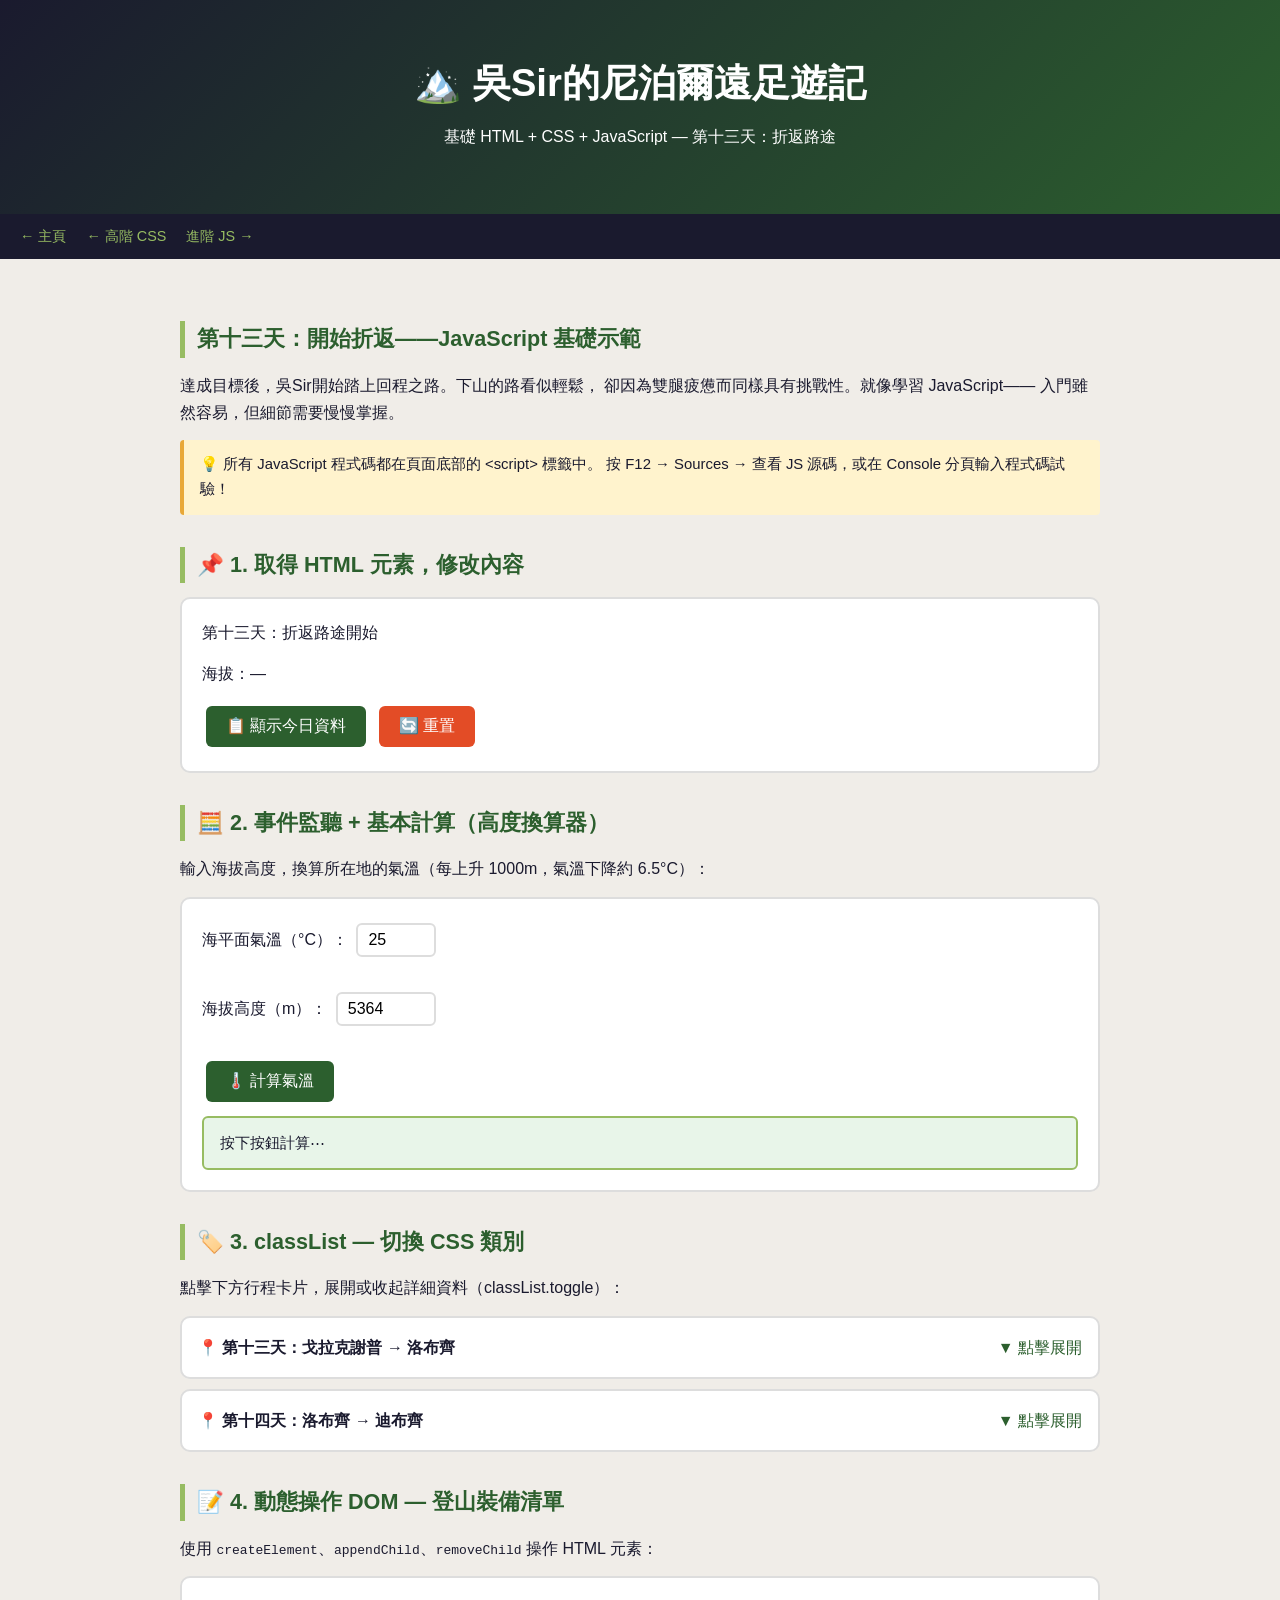
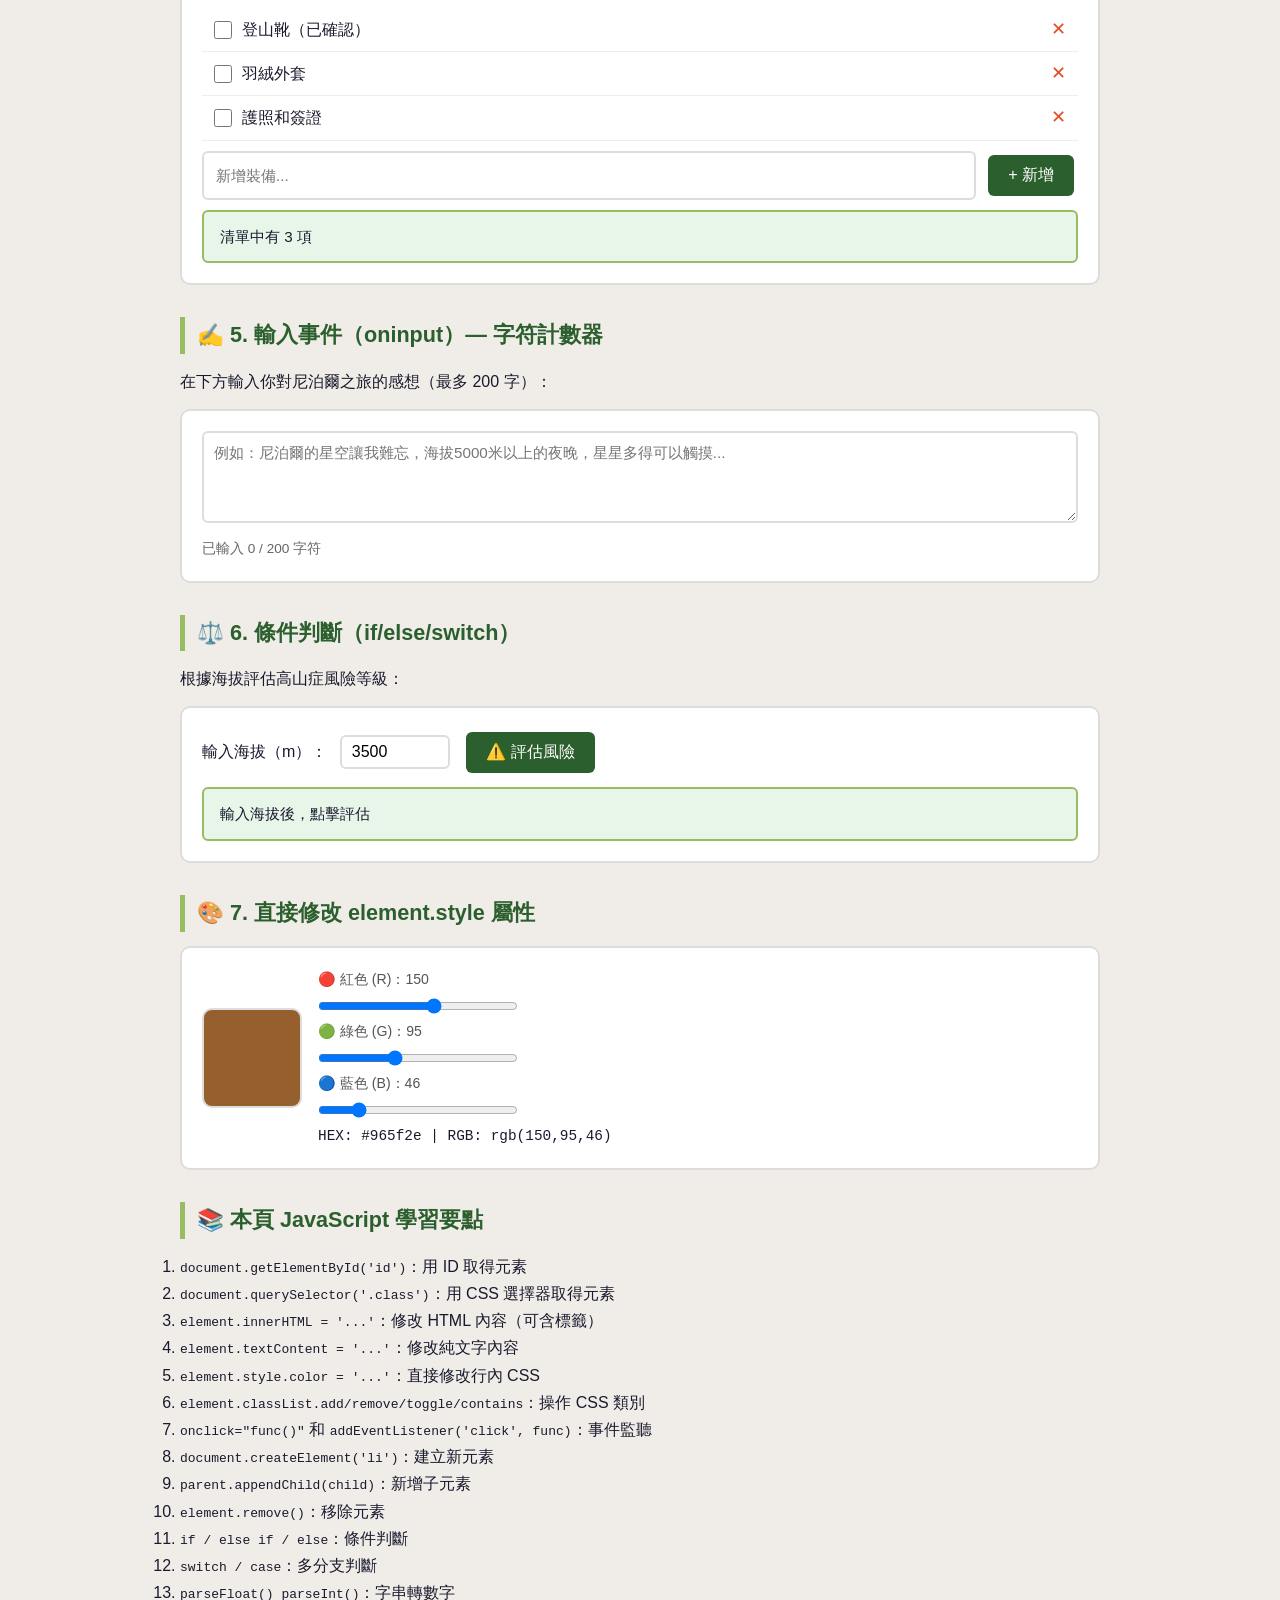
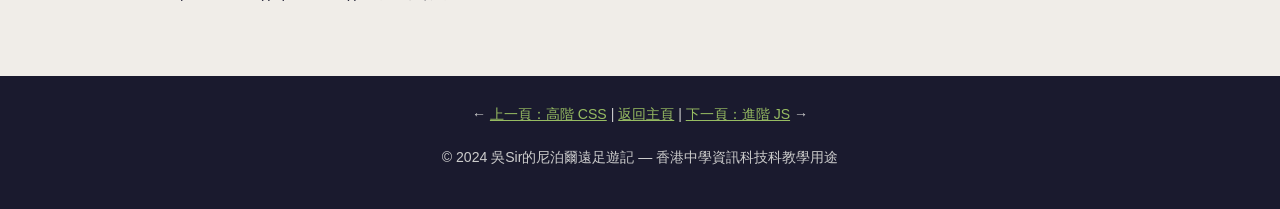
<file: html-css-js-basic.html>
<!DOCTYPE html>
<!--
    =====================================================
    基礎 HTML + CSS + JavaScript 示範頁面
    主題：吳Sir的尼泊爾遠足遊記 — 第十三天：折返路途
    學習重點：DOM 操作、事件監聽、基本函數、條件判斷、
             innerHTML/textContent、classList、style
    =====================================================
-->
<html lang="zh-Hant">
<head>
    <meta charset="UTF-8">
    <meta name="viewport" content="width=device-width, initial-scale=1.0">
    <title>基礎 HTML+CSS+JS — 第十三天：折返路途</title>
    <style>
        :root {
            --green:  #2c5f2e;
            --light:  #97bc62;
            --gold:   #e8a838;
            --dark:   #1a1a2e;
            --snow:   #f0ede8;
            --red:    #e34c26;
            --blue:   #264de4;
            --radius: 10px;
            --trans:  all 0.3s ease;
        }

        *, *::before, *::after { box-sizing: border-box; margin: 0; padding: 0; }
        body { font-family: 'Microsoft JhengHei', 'PingFang TC', sans-serif; background: var(--snow); color: var(--dark); line-height: 1.7; }

        .page-header { background: linear-gradient(135deg, var(--dark), var(--green)); color: white; text-align: center; padding: 50px 20px; }
        .page-header h1 { font-size: clamp(1.5rem, 3vw, 2.5rem); margin-bottom: 8px; }

        .nav-bar { background: var(--dark); padding: 10px 20px; display: flex; gap: 20px; position: sticky; top: 0; z-index: 99; }
        .nav-bar a { color: var(--light); text-decoration: none; font-size: 0.9rem; }
        .nav-bar a:hover { color: var(--gold); }

        .container { max-width: 960px; margin: 0 auto; padding: 30px 20px; }

        h2 { color: var(--green); border-left: 5px solid var(--light); padding-left: 12px; margin: 32px 0 14px; font-size: 1.35rem; }
        h3 { color: var(--dark); margin: 20px 0 10px; font-size: 1.1rem; }
        p  { margin-bottom: 14px; }

        .demo-box {
            background: white;
            border: 2px solid #ddd;
            border-radius: var(--radius);
            padding: 20px;
            margin-bottom: 20px;
        }
        .demo-box.code {
            background: #1e1e3f;
            color: #c8d3f5;
            font-family: 'Consolas', monospace;
            font-size: 0.9rem;
            line-height: 1.6;
        }
        .code-comment { color: #6a9955; }
        .code-keyword { color: #c586c0; }
        .code-string  { color: #ce9178; }
        .code-func    { color: #dcdcaa; }

        .tip { background: #fff3cd; border-left: 4px solid var(--gold); padding: 12px 16px; border-radius: 4px; margin-bottom: 20px; font-size: 0.93rem; }

        /* ===== 按鈕樣式 ===== */
        .btn {
            background: var(--green);
            color: white;
            border: none;
            padding: 10px 20px;
            border-radius: 6px;
            cursor: pointer;
            font-size: 1rem;
            font-family: inherit;
            transition: var(--trans);
            margin: 4px;
        }
        .btn:hover   { background: var(--light); color: var(--dark); transform: translateY(-2px); }
        .btn:active  { transform: translateY(0); }
        .btn-red     { background: var(--red); }
        .btn-blue    { background: var(--blue); }
        .btn-gold    { background: var(--gold); color: var(--dark); }

        /* ===== 輸出顯示框 ===== */
        .output {
            background: #e8f5e9;
            border: 2px solid var(--light);
            border-radius: 6px;
            padding: 12px 16px;
            min-height: 40px;
            margin-top: 10px;
            font-size: 0.95rem;
        }
        .output.error { background: #fde8e8; border-color: var(--red); }

        /* ===== 計算器 ===== */
        .calc-grid { display: grid; grid-template-columns: 1fr 1fr; gap: 10px; max-width: 280px; }
        .calc-display {
            grid-column: 1 / -1;
            background: var(--dark);
            color: var(--gold);
            font-size: 1.5rem;
            text-align: right;
            padding: 12px 16px;
            border-radius: 6px;
            font-family: 'Consolas', monospace;
        }

        /* ===== 切換卡片 ===== */
        .toggle-card {
            background: white;
            border: 2px solid #ddd;
            border-radius: var(--radius);
            padding: 16px;
            margin-bottom: 10px;
            cursor: pointer;
            transition: var(--trans);
        }
        .toggle-card.active {
            border-color: var(--green);
            background: #e8f5e9;
        }
        .toggle-card .card-body { display: none; margin-top: 10px; color: #555; font-size: 0.93rem; }
        .toggle-card.active .card-body { display: block; }

        /* ===== 待辦清單 ===== */
        #todo-list { list-style: none; padding: 0; margin: 10px 0; }
        #todo-list li {
            display: flex;
            align-items: center;
            gap: 10px;
            padding: 8px 12px;
            border-bottom: 1px solid #eee;
            transition: var(--trans);
        }
        #todo-list li.done { text-decoration: line-through; color: #aaa; }
        #todo-list li input[type="checkbox"] { width: 18px; height: 18px; cursor: pointer; }
        #todo-list li .del-btn { margin-left: auto; background: none; border: none; cursor: pointer; color: var(--red); font-size: 1.1rem; }

        .todo-input-row { display: flex; gap: 8px; margin-top: 10px; }
        .todo-input { flex: 1; border: 2px solid #ddd; border-radius: 6px; padding: 8px 12px; font-family: inherit; font-size: 0.95rem; }
        .todo-input:focus { outline: none; border-color: var(--green); }

        /* ===== 顏色混合器 ===== */
        .color-mixer { display: flex; gap: 16px; flex-wrap: wrap; align-items: center; }
        .color-swatch { width: 100px; height: 100px; border-radius: var(--radius); border: 2px solid #ddd; transition: var(--trans); }
        .slider-row { display: flex; flex-direction: column; gap: 6px; }
        .slider-row label { font-size: 0.88rem; color: #555; }
        .slider-row input[type="range"] { width: 200px; }

        /* ===== 字符計數器 ===== */
        #char-textarea { width: 100%; border: 2px solid #ddd; border-radius: 6px; padding: 10px; font-family: inherit; font-size: 0.95rem; resize: vertical; }
        #char-textarea:focus { outline: none; border-color: var(--green); }
        #char-count { font-size: 0.85rem; color: #666; margin-top: 6px; }
        #char-count.warning { color: var(--red); font-weight: bold; }

        /* ===== 頁腳 ===== */
        .page-footer { background: var(--dark); color: #ccc; text-align: center; padding: 24px; margin-top: 40px; font-size: 0.88rem; line-height: 2; }
        .page-footer a { color: var(--light); }
    </style>
</head>
<body>

    <div class="page-header">
        <h1>🏔️ 吳Sir的尼泊爾遠足遊記</h1>
        <p>基礎 HTML + CSS + JavaScript — 第十三天：折返路途</p>
    </div>

    <nav class="nav-bar">
        <a href="index.html">← 主頁</a>
        <a href="html-css-advanced.html">← 高階 CSS</a>
        <a href="html-css-js-intermediate.html">進階 JS →</a>
    </nav>

    <div class="container">

        <h2>第十三天：開始折返——JavaScript 基礎示範</h2>
        <p>
            達成目標後，吳Sir開始踏上回程之路。下山的路看似輕鬆，
            卻因為雙腿疲憊而同樣具有挑戰性。就像學習 JavaScript——
            入門雖然容易，但細節需要慢慢掌握。
        </p>

        <div class="tip">
            💡 所有 JavaScript 程式碼都在頁面底部的 &lt;script&gt; 標籤中。
               按 F12 → Sources → 查看 JS 源碼，或在 Console 分頁輸入程式碼試驗！
        </div>

        <!-- ===========================
             1. 取得元素 / 修改內容
             =========================== -->
        <h2>📌 1. 取得 HTML 元素，修改內容</h2>

        <div class="demo-box">
            <!-- id 讓 JS 可以精確找到這個元素 -->
            <p id="day-info">第十三天：正在載入今天的資料...</p>
            <p id="altitude-info">海拔：—</p>
            <button class="btn" onclick="showDayInfo()">📋 顯示今日資料</button>
            <button class="btn btn-red" onclick="resetDayInfo()">🔄 重置</button>
        </div>

        <!-- ===========================
             2. 計算器
             =========================== -->
        <h2>🧮 2. 事件監聽 + 基本計算（高度換算器）</h2>
        <p>輸入海拔高度，換算所在地的氣溫（每上升 1000m，氣溫下降約 6.5°C）：</p>

        <div class="demo-box">
            <label for="sea-temp">海平面氣溫（°C）：</label>
            <input type="number" id="sea-temp" value="25" min="-20" max="50"
                   style="border:2px solid #ddd; padding:6px 10px; border-radius:6px; font-size:1rem; width:80px; margin: 4px;">
            <br><br>
            <label for="altitude-input">海拔高度（m）：</label>
            <input type="number" id="altitude-input" value="5364" min="0" max="8849"
                   style="border:2px solid #ddd; padding:6px 10px; border-radius:6px; font-size:1rem; width:100px; margin: 4px;">
            <br><br>
            <button class="btn" id="calc-temp-btn">🌡️ 計算氣溫</button>
            <div class="output" id="temp-result">按下按鈕計算⋯</div>
        </div>

        <!-- ===========================
             3. classList 切換樣式
             =========================== -->
        <h2>🏷️ 3. classList — 切換 CSS 類別</h2>
        <p>點擊下方行程卡片，展開或收起詳細資料（classList.toggle）：</p>

        <div class="toggle-card" onclick="toggleCard(this)">
            <strong>📍 第十三天：戈拉克謝普 → 洛布齊</strong>
            <span style="float:right; color:var(--green);">▼ 點擊展開</span>
            <div class="card-body">
                <p>距離：約 5km | 海拔：5140m → 4930m</p>
                <p>難度：中等 | 景點：庫姆布冰川</p>
            </div>
        </div>
        <div class="toggle-card" onclick="toggleCard(this)">
            <strong>📍 第十四天：洛布齊 → 迪布齊</strong>
            <span style="float:right; color:var(--green);">▼ 點擊展開</span>
            <div class="card-body">
                <p>距離：約 7km | 海拔：4930m → 4410m</p>
                <p>難度：輕鬆 | 景點：空茹山（Island Peak）遠眺</p>
            </div>
        </div>

        <!-- ===========================
             4. 待辦清單（DOM 操作）
             =========================== -->
        <h2>📝 4. 動態操作 DOM — 登山裝備清單</h2>
        <p>使用 <code>createElement</code>、<code>appendChild</code>、<code>removeChild</code> 操作 HTML 元素：</p>

        <div class="demo-box">
            <ul id="todo-list">
                <li>
                    <input type="checkbox" onchange="toggleDone(this)">
                    <span>登山靴（已確認）</span>
                    <button class="del-btn" onclick="deleteItem(this)">✕</button>
                </li>
                <li>
                    <input type="checkbox" onchange="toggleDone(this)">
                    <span>羽絨外套</span>
                    <button class="del-btn" onclick="deleteItem(this)">✕</button>
                </li>
                <li>
                    <input type="checkbox" onchange="toggleDone(this)">
                    <span>護照和簽證</span>
                    <button class="del-btn" onclick="deleteItem(this)">✕</button>
                </li>
            </ul>
            <div class="todo-input-row">
                <input class="todo-input" type="text" id="new-item" placeholder="新增裝備...">
                <button class="btn" onclick="addItem()">+ 新增</button>
            </div>
            <div class="output" id="todo-status">清單中有 3 項</div>
        </div>

        <!-- ===========================
             5. 字符計數器（input 事件）
             =========================== -->
        <h2>✍️ 5. 輸入事件（oninput）— 字符計數器</h2>
        <p>在下方輸入你對尼泊爾之旅的感想（最多 200 字）：</p>

        <div class="demo-box">
            <textarea id="char-textarea" rows="4" maxlength="200"
                      oninput="countChars(this)"
                      placeholder="例如：尼泊爾的星空讓我難忘，海拔5000米以上的夜晚，星星多得可以觸摸..."></textarea>
            <div id="char-count">已輸入 0 / 200 字符</div>
        </div>

        <!-- ===========================
             6. 條件判斷
             =========================== -->
        <h2>⚖️ 6. 條件判斷（if/else/switch）</h2>
        <p>根據海拔評估高山症風險等級：</p>

        <div class="demo-box">
            <label for="risk-altitude">輸入海拔（m）：</label>
            <input type="number" id="risk-altitude" value="3500" min="0" max="8848"
                   style="border:2px solid #ddd; padding:6px 10px; border-radius:6px; font-size:1rem; width:110px; margin: 4px 8px;">
            <button class="btn" onclick="checkAMS()">⚠️ 評估風險</button>
            <div class="output" id="ams-result">輸入海拔後，點擊評估</div>
        </div>

        <!-- ===========================
             7. 顏色混合器（style 屬性）
             =========================== -->
        <h2>🎨 7. 直接修改 element.style 屬性</h2>

        <div class="demo-box">
            <div class="color-mixer">
                <div class="color-swatch" id="color-swatch"></div>
                <div class="slider-row">
                    <label>🔴 紅色 (R)：<span id="r-val">150</span></label>
                    <input type="range" id="r-slider" min="0" max="255" value="150" oninput="updateColor()">
                    <label>🟢 綠色 (G)：<span id="g-val">95</span></label>
                    <input type="range" id="g-slider" min="0" max="255" value="95" oninput="updateColor()">
                    <label>🔵 藍色 (B)：<span id="b-val">46</span></label>
                    <input type="range" id="b-slider" min="0" max="255" value="46" oninput="updateColor()">
                    <div id="color-hex-output" style="font-family:monospace; font-size:0.9rem;"></div>
                </div>
            </div>
        </div>

        <!-- 學習總結 -->
        <h2>📚 本頁 JavaScript 學習要點</h2>
        <ol>
            <li><code>document.getElementById('id')</code>：用 ID 取得元素</li>
            <li><code>document.querySelector('.class')</code>：用 CSS 選擇器取得元素</li>
            <li><code>element.innerHTML = '...'</code>：修改 HTML 內容（可含標籤）</li>
            <li><code>element.textContent = '...'</code>：修改純文字內容</li>
            <li><code>element.style.color = '...'</code>：直接修改行內 CSS</li>
            <li><code>element.classList.add/remove/toggle/contains</code>：操作 CSS 類別</li>
            <li><code>onclick="func()"</code> 和 <code>addEventListener('click', func)</code>：事件監聽</li>
            <li><code>document.createElement('li')</code>：建立新元素</li>
            <li><code>parent.appendChild(child)</code>：新增子元素</li>
            <li><code>element.remove()</code>：移除元素</li>
            <li><code>if / else if / else</code>：條件判斷</li>
            <li><code>switch / case</code>：多分支判斷</li>
            <li><code>parseFloat() parseInt()</code>：字串轉數字</li>
        </ol>

    </div>

    <div class="page-footer">
        <p>← <a href="html-css-advanced.html">上一頁：高階 CSS</a> | <a href="index.html">返回主頁</a> | <a href="html-css-js-intermediate.html">下一頁：進階 JS</a> →</p>
        <p>&copy; 2024 吳Sir的尼泊爾遠足遊記 — 香港中學資訊科技科教學用途</p>
    </div>

    <!-- =====================================================
         JavaScript 程式碼（放在 </body> 前確保 DOM 已載入）
         按 F12 → Sources 或 Console 查看！
         ===================================================== -->
    <script>
        /* ============================================
           基礎 JavaScript 示範
           主題：吳Sir的尼泊爾遠足遊記
           ============================================ */

        // === 1. 修改元素內容 ===
        // 頁面載入後立即執行，更新顯示
        document.getElementById('day-info').textContent = '第十三天：折返路途開始';

        // 函數（Function）：可以重複呼叫的程式碼區塊
        function showDayInfo() {
            // document.getElementById() 取得 id="day-info" 的元素
            const dayEl = document.getElementById('day-info');
            const altEl = document.getElementById('altitude-info');

            // innerHTML 可以包含 HTML 標籤
            dayEl.innerHTML = '第十三天：<strong>戈拉克謝普 → 洛布齊</strong>，下降 210m';
            altEl.textContent = '海拔：5140m → 4930m（下降 210m）';

            // 修改行內樣式
            dayEl.style.color = '#2c5f2e';
            dayEl.style.fontWeight = 'bold';
        }

        function resetDayInfo() {
            document.getElementById('day-info').textContent = '第十三天：折返路途開始';
            document.getElementById('altitude-info').textContent = '海拔：—';
            document.getElementById('day-info').style.color = '';
            document.getElementById('day-info').style.fontWeight = '';
        }

        // === 2. 計算器（事件監聽）===
        // 用 addEventListener 比 onclick="" 屬性更推薦（關注點分離）
        document.getElementById('calc-temp-btn').addEventListener('click', function () {
            // parseFloat() 將字串轉為小數；parseInt() 轉為整數
            const seaTemp  = parseFloat(document.getElementById('sea-temp').value);
            const altitude = parseFloat(document.getElementById('altitude-input').value);

            // 驗證輸入
            if (isNaN(seaTemp) || isNaN(altitude)) {
                document.getElementById('temp-result').textContent = '⚠️ 請輸入有效的數字！';
                document.getElementById('temp-result').classList.add('error');
                return;  // 提早結束函數
            }
            document.getElementById('temp-result').classList.remove('error');

            // 計算：每升高 1000m，氣溫下降 6.5°C
            const tempDrop   = (altitude / 1000) * 6.5;
            const localTemp  = seaTemp - tempDrop;

            // 四捨五入到一位小數
            const result = localTemp.toFixed(1);

            // 用 template literal（模板字串）組合文字
            document.getElementById('temp-result').innerHTML =
                `在海拔 <strong>${altitude}m</strong> 處，氣溫約為 <strong>${result}°C</strong><br>
                （海平面 ${seaTemp}°C - 下降 ${tempDrop.toFixed(1)}°C）`;
        });

        // === 3. classList.toggle 切換卡片 ===
        function toggleCard(card) {
            // classList.toggle：有就移除，沒有就新增
            card.classList.toggle('active');

            // querySelector：在指定元素內查找
            const arrow = card.querySelector('span');
            // 條件運算子（三元運算子）：condition ? 真 : 假
            arrow.textContent = card.classList.contains('active') ? '▲ 點擊收起' : '▼ 點擊展開';
        }

        // === 4. 待辦清單（DOM 操作）===
        function addItem() {
            const input = document.getElementById('new-item');
            const text  = input.value.trim();  // trim() 移除頭尾空白

            // 如果輸入為空，不新增
            if (text === '') {
                alert('請輸入裝備名稱！');
                return;
            }

            const list = document.getElementById('todo-list');

            // 建立新元素
            const li       = document.createElement('li');
            const checkbox = document.createElement('input');
            const span     = document.createElement('span');
            const delBtn   = document.createElement('button');

            checkbox.type = 'checkbox';
            checkbox.onchange = function () { toggleDone(this); };

            span.textContent = text;

            delBtn.className   = 'del-btn';
            delBtn.textContent = '✕';
            delBtn.onclick     = function () { deleteItem(this); };

            // 把子元素加入 li
            li.appendChild(checkbox);
            li.appendChild(span);
            li.appendChild(delBtn);

            // 把 li 加入清單
            list.appendChild(li);

            input.value = '';       // 清空輸入框
            input.focus();          // 讓輸入框重新獲得焦點
            updateTodoStatus();
        }

        function toggleDone(checkbox) {
            // parentElement：取得父元素
            const li = checkbox.parentElement;
            // classList.toggle：切換 class
            if (checkbox.checked) {
                li.classList.add('done');
            } else {
                li.classList.remove('done');
            }
            updateTodoStatus();
        }

        function deleteItem(btn) {
            const li = btn.parentElement;
            li.remove();   // 移除元素
            updateTodoStatus();
        }

        function updateTodoStatus() {
            const list  = document.getElementById('todo-list');
            const items = list.querySelectorAll('li');               // 所有項目
            const done  = list.querySelectorAll('li.done');          // 已完成的
            document.getElementById('todo-status').textContent =
                `清單中有 ${items.length} 項，已完成 ${done.length} 項`;
        }

        // Enter 鍵也可以新增
        document.getElementById('new-item').addEventListener('keydown', function (e) {
            if (e.key === 'Enter') addItem();   // e.key 取得按下的鍵
        });

        // === 5. 字符計數器 ===
        function countChars(textarea) {
            const current = textarea.value.length;     // .length 取得字串長度
            const max     = textarea.maxLength;        // maxlength 屬性
            const counter = document.getElementById('char-count');

            counter.textContent = `已輸入 ${current} / ${max} 字符`;

            // if/else 條件判斷
            if (current >= max * 0.9) {
                counter.classList.add('warning');      // 超過 90%，顯示警告
            } else {
                counter.classList.remove('warning');
            }
        }

        // === 6. 高山症風險評估（if/else switch）===
        function checkAMS() {
            const altitude = parseInt(document.getElementById('risk-altitude').value);
            const resultEl = document.getElementById('ams-result');

            let risk, color, advice;

            // if / else if / else 條件鏈
            if (altitude < 0 || isNaN(altitude)) {
                resultEl.innerHTML = '⚠️ 請輸入有效的海拔高度！';
                return;
            } else if (altitude < 2500) {
                risk   = '低';
                color  = '#2c5f2e';
                advice = '一般情況下不會有高山症問題。';
            } else if (altitude < 3500) {
                risk   = '中低';
                color  = '#97bc62';
                advice = '可能有輕微不適，建議慢慢上升，多喝水。';
            } else if (altitude < 4500) {
                risk   = '中';
                color  = '#e8a838';
                advice = '高山症風險增加，每天上升不超過 500m，有頭痛應停留適應。';
            } else if (altitude < 5500) {
                risk   = '高';
                color  = '#e34c26';
                advice = '⚠️ 高風險！血氧可能降至 85% 以下，需服用 Diamox，嚴密監測身體狀況。';
            } else {
                risk   = '極高';
                color  = '#8e0000';
                advice = '🚨 需要專業登山訓練和設備，必須有嚮導陪同！';
            }

            // 用模板字串組合 HTML
            resultEl.innerHTML = `
                <strong style="color:${color};">風險等級：${risk}</strong><br>
                海拔：${altitude}m<br>
                建議：${advice}
            `;
        }

        // === 7. 顏色混合器 ===
        // 立即執行，設定初始顏色
        updateColor();

        function updateColor() {
            const r = document.getElementById('r-slider').value;
            const g = document.getElementById('g-slider').value;
            const b = document.getElementById('b-slider').value;

            // 更新數值顯示
            document.getElementById('r-val').textContent = r;
            document.getElementById('g-val').textContent = g;
            document.getElementById('b-val').textContent = b;

            // 設定色塊背景色
            const swatch = document.getElementById('color-swatch');
            swatch.style.backgroundColor = `rgb(${r}, ${g}, ${b})`;

            // 轉換為 hex（Number().toString(16) 轉十六進制）
            const hexR = parseInt(r).toString(16).padStart(2, '0');  // padStart：補0
            const hexG = parseInt(g).toString(16).padStart(2, '0');
            const hexB = parseInt(b).toString(16).padStart(2, '0');
            document.getElementById('color-hex-output').textContent =
                `HEX: #${hexR}${hexG}${hexB} | RGB: rgb(${r},${g},${b})`;
        }

        // 在 Console 印出教學資訊
        console.log('📖 基礎 JavaScript 示範頁面已載入！');
        console.log('🔍 在 F12 → Console 分頁輸入以下指令試試看：');
        console.log('   document.querySelectorAll(".btn").length');
        console.log('   document.getElementById("day-info").textContent');
        console.log('   document.body.style.backgroundColor = "lightblue"');
    </script>

</body>
</html>
</file>
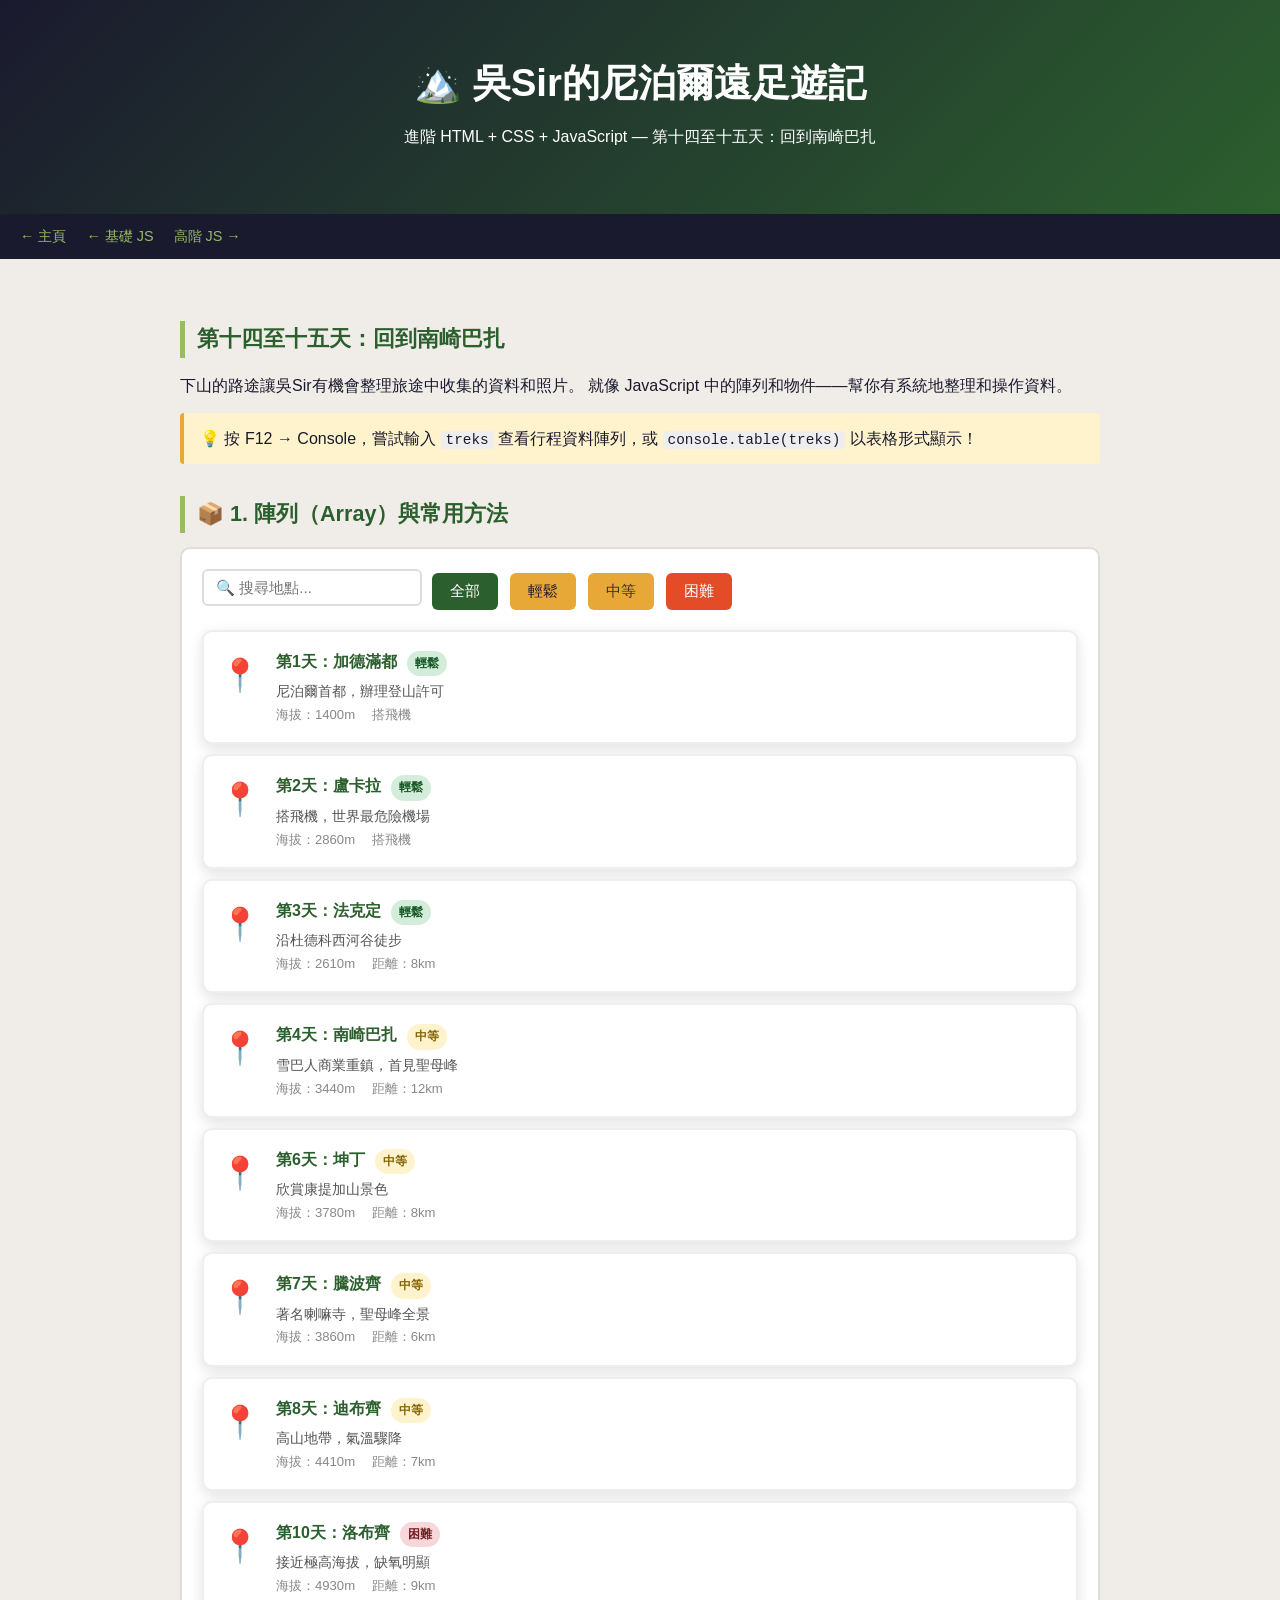
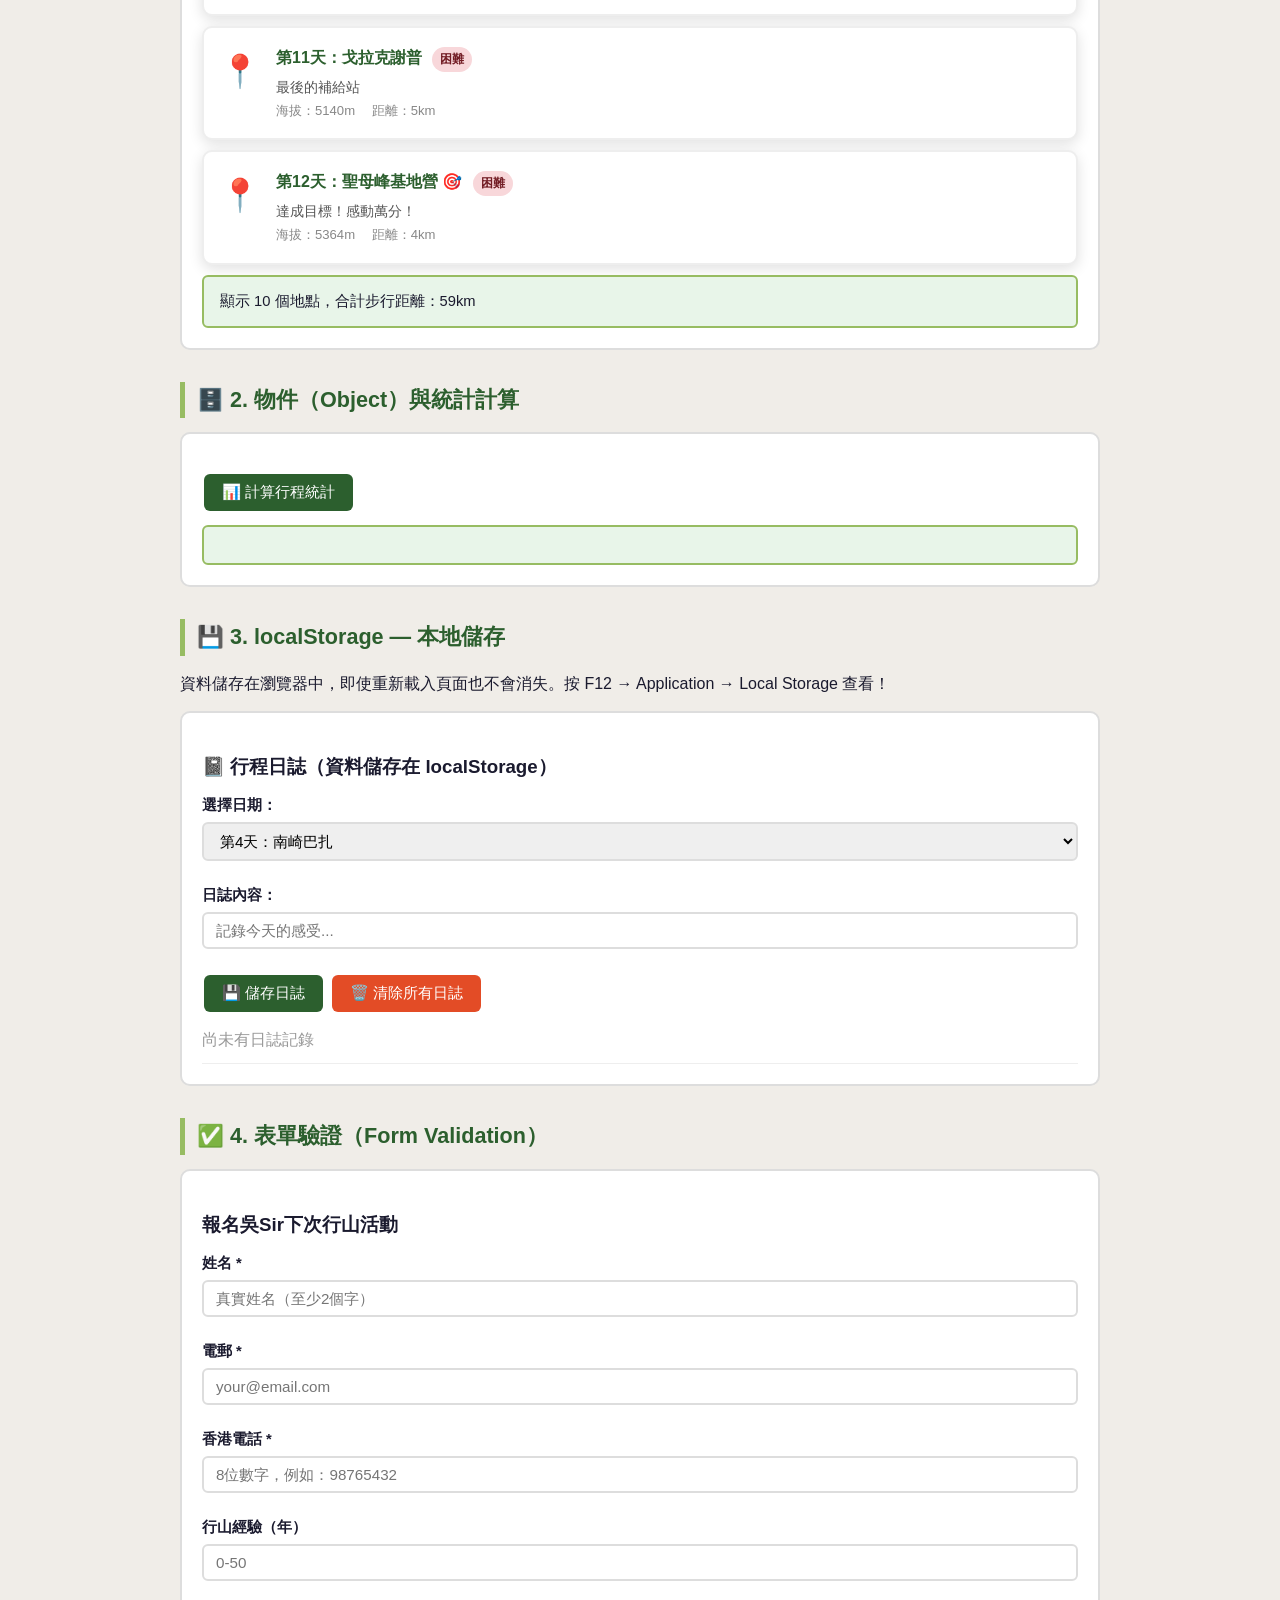
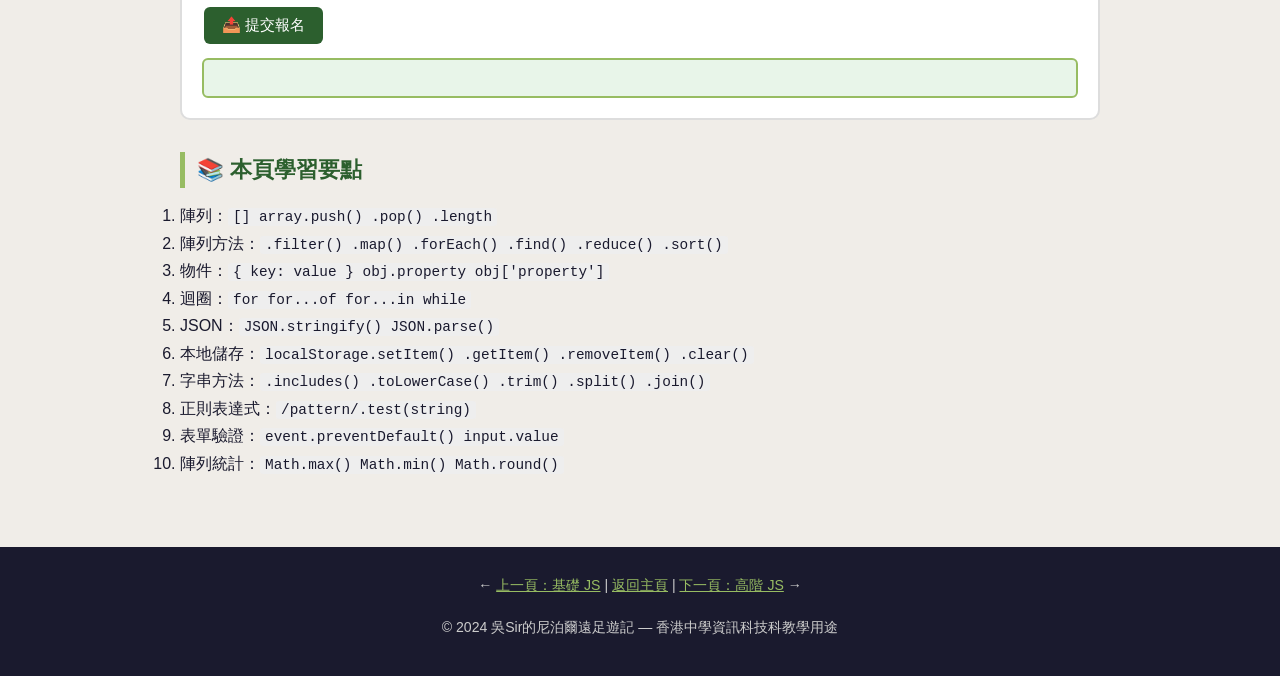
<file: html-css-js-intermediate.html>
<!DOCTYPE html>
<!--
    =====================================================
    進階 HTML + CSS + JavaScript 示範頁面
    主題：吳Sir的尼泊爾遠足遊記 — 第十四至十五天：回到南崎巴扎
    學習重點：陣列、物件、迴圈、本地儲存(localStorage)、
             動態 DOM 生成、表單驗證、JSON
    =====================================================
-->
<html lang="zh-Hant">
<head>
    <meta charset="UTF-8">
    <meta name="viewport" content="width=device-width, initial-scale=1.0">
    <title>進階 HTML+CSS+JS — 第十四至十五天</title>
    <style>
        :root {
            --green: #2c5f2e; --light: #97bc62; --gold: #e8a838;
            --dark: #1a1a2e; --snow: #f0ede8; --red: #e34c26;
            --blue: #264de4; --radius: 10px; --trans: all 0.3s ease;
            --shadow: 0 4px 14px rgba(0,0,0,0.12);
        }
        *, *::before, *::after { box-sizing: border-box; margin: 0; padding: 0; }
        body { font-family: 'Microsoft JhengHei', 'PingFang TC', sans-serif; background: var(--snow); color: var(--dark); line-height: 1.7; }
        .page-header { background: linear-gradient(135deg, var(--dark), var(--green)); color: white; text-align: center; padding: 50px 20px; }
        .page-header h1 { font-size: clamp(1.5rem, 3vw, 2.5rem); margin-bottom: 8px; }
        .nav-bar { background: var(--dark); padding: 10px 20px; display: flex; gap: 20px; position: sticky; top: 0; z-index: 99; }
        .nav-bar a { color: var(--light); text-decoration: none; font-size: 0.9rem; }
        .nav-bar a:hover { color: var(--gold); }
        .container { max-width: 960px; margin: 0 auto; padding: 30px 20px; }
        h2 { color: var(--green); border-left: 5px solid var(--light); padding-left: 12px; margin: 32px 0 14px; font-size: 1.35rem; }
        h3 { color: var(--dark); margin: 18px 0 10px; }
        p  { margin-bottom: 14px; }
        .demo-box { background: white; border: 2px solid #ddd; border-radius: var(--radius); padding: 20px; margin-bottom: 20px; }
        .tip { background: #fff3cd; border-left: 4px solid var(--gold); padding: 12px 16px; border-radius: 4px; margin-bottom: 20px; }
        .btn { background: var(--green); color: white; border: none; padding: 8px 18px; border-radius: 6px; cursor: pointer; font-size: 0.95rem; font-family: inherit; transition: var(--trans); margin: 4px 2px; }
        .btn:hover { background: var(--light); color: var(--dark); }
        .btn-red  { background: var(--red); }
        .btn-blue { background: var(--blue); }
        .btn-gold { background: var(--gold); color: var(--dark); }
        .output { background: #e8f5e9; border: 2px solid var(--light); border-radius: 6px; padding: 12px 16px; min-height: 40px; margin-top: 10px; font-size: 0.92rem; }
        .error { background: #fde8e8; border-color: var(--red); color: var(--red); }
        code { background: #eee; padding: 1px 5px; border-radius: 3px; font-family: 'Consolas', monospace; font-size: 0.9em; }
        .item-card { background: white; border: 2px solid #eee; border-radius: var(--radius); padding: 16px; margin-bottom: 10px; display: flex; gap: 16px; align-items: flex-start; box-shadow: var(--shadow); transition: var(--trans); }
        .item-card:hover { border-color: var(--light); transform: translateY(-2px); }
        .item-card .icon { font-size: 2rem; flex-shrink: 0; }
        .item-card h4 { color: var(--green); margin-bottom: 4px; }
        .item-card p  { font-size: 0.88rem; color: #555; margin: 0; }
        .badge { display: inline-block; padding: 2px 8px; border-radius: 20px; font-size: 0.78rem; font-weight: bold; margin-left: 6px; }
        .badge-easy   { background: #d4edda; color: #155724; }
        .badge-medium { background: #fff3cd; color: #856404; }
        .badge-hard   { background: #f8d7da; color: #721c24; }
        input[type="text"], input[type="number"], input[type="email"], select {
            border: 2px solid #ddd; padding: 8px 12px; border-radius: 6px;
            font-family: inherit; font-size: 0.95rem; width: 100%; margin-bottom: 8px;
        }
        input:focus, select:focus { outline: none; border-color: var(--green); }
        .form-group { margin-bottom: 14px; }
        .form-group label { display: block; font-weight: bold; margin-bottom: 4px; font-size: 0.92rem; }
        .form-error { color: var(--red); font-size: 0.85rem; display: none; margin-top: 2px; }
        .form-error.show { display: block; }
        #filter-bar { display: flex; gap: 8px; flex-wrap: wrap; margin-bottom: 16px; }
        #search-input { width: 220px; padding: 8px 12px; border: 2px solid #ddd; border-radius: 6px; font-family: inherit; }
        #search-input:focus { outline: none; border-color: var(--green); }
        #diary-list { list-style: none; padding: 0; }
        #diary-list li { border-bottom: 1px solid #eee; padding: 10px 0; display: flex; justify-content: space-between; align-items: flex-start; }
        #diary-list li .content { flex: 1; }
        #diary-list li .day-badge { background: var(--green); color: white; padding: 2px 8px; border-radius: 20px; font-size: 0.8rem; margin-right: 8px; white-space: nowrap; }
        #diary-list li .del-btn { background: none; border: none; color: var(--red); cursor: pointer; font-size: 1.1rem; margin-left: 10px; }
        .stats-grid { display: grid; grid-template-columns: repeat(auto-fill, minmax(120px, 1fr)); gap: 12px; margin-bottom: 16px; }
        .stat-card { background: white; border-radius: var(--radius); padding: 16px; text-align: center; box-shadow: var(--shadow); border-top: 3px solid var(--green); }
        .stat-card .stat-val { font-size: 1.6rem; font-weight: bold; color: var(--green); }
        .stat-card .stat-label { font-size: 0.78rem; color: #666; margin-top: 4px; }
        .page-footer { background: var(--dark); color: #ccc; text-align: center; padding: 24px; margin-top: 40px; font-size: 0.88rem; line-height: 2; }
        .page-footer a { color: var(--light); }
    </style>
</head>
<body>

<div class="page-header">
    <h1>🏔️ 吳Sir的尼泊爾遠足遊記</h1>
    <p>進階 HTML + CSS + JavaScript — 第十四至十五天：回到南崎巴扎</p>
</div>

<nav class="nav-bar">
    <a href="index.html">← 主頁</a>
    <a href="html-css-js-basic.html">← 基礎 JS</a>
    <a href="html-css-js-advanced.html">高階 JS →</a>
</nav>

<div class="container">

    <h2>第十四至十五天：回到南崎巴扎</h2>
    <p>
        下山的路途讓吳Sir有機會整理旅途中收集的資料和照片。
        就像 JavaScript 中的陣列和物件——幫你有系統地整理和操作資料。
    </p>
    <div class="tip">
        💡 按 F12 → Console，嘗試輸入 <code>treks</code> 查看行程資料陣列，或 <code>console.table(treks)</code> 以表格形式顯示！
    </div>

    <!-- ===========================
         1. 陣列操作
         =========================== -->
    <h2>📦 1. 陣列（Array）與常用方法</h2>

    <div class="demo-box">
        <div id="filter-bar">
            <input id="search-input" type="text" placeholder="🔍 搜尋地點..." oninput="filterTreks()">
            <button class="btn" onclick="filterByDiff('all')">全部</button>
            <button class="btn btn-gold" onclick="filterByDiff('easy')">輕鬆</button>
            <button class="btn" style="background:#e8a838; color:#333;" onclick="filterByDiff('medium')">中等</button>
            <button class="btn btn-red" onclick="filterByDiff('hard')">困難</button>
        </div>
        <div id="trek-list"></div>
        <div class="output" id="trek-stats"></div>
    </div>

    <!-- ===========================
         2. 物件與物件陣列
         =========================== -->
    <h2>🗄️ 2. 物件（Object）與統計計算</h2>

    <div class="demo-box">
        <div class="stats-grid" id="stats-grid"></div>
        <button class="btn" onclick="showStats()">📊 計算行程統計</button>
        <div class="output" id="stats-output" style="white-space:pre-wrap; font-family:monospace; font-size:0.88rem;"></div>
    </div>

    <!-- ===========================
         3. localStorage 本地儲存
         =========================== -->
    <h2>💾 3. localStorage — 本地儲存</h2>
    <p>資料儲存在瀏覽器中，即使重新載入頁面也不會消失。按 F12 → Application → Local Storage 查看！</p>

    <div class="demo-box">
        <h3>📓 行程日誌（資料儲存在 localStorage）</h3>
        <div class="form-group">
            <label>選擇日期：</label>
            <select id="diary-day">
                <option value="1">第1天：加德滿都</option>
                <option value="2">第2天：盧卡拉</option>
                <option value="4" selected>第4天：南崎巴扎</option>
                <option value="7">第7天：騰波齊</option>
                <option value="12">第12天：基地營</option>
            </select>
        </div>
        <div class="form-group">
            <label>日誌內容：</label>
            <input type="text" id="diary-input" placeholder="記錄今天的感受...">
        </div>
        <button class="btn" onclick="saveDiary()">💾 儲存日誌</button>
        <button class="btn btn-red" onclick="clearDiary()">🗑️ 清除所有日誌</button>
        <ul id="diary-list"></ul>
    </div>

    <!-- ===========================
         4. 表單驗證
         =========================== -->
    <h2>✅ 4. 表單驗證（Form Validation）</h2>

    <div class="demo-box">
        <h3>報名吳Sir下次行山活動</h3>
        <form id="signup-form" novalidate onsubmit="validateForm(event)">
            <div class="form-group">
                <label for="v-name">姓名 *</label>
                <input type="text" id="v-name" placeholder="真實姓名（至少2個字）">
                <div class="form-error" id="err-name">請輸入至少2個字的姓名</div>
            </div>
            <div class="form-group">
                <label for="v-email">電郵 *</label>
                <input type="email" id="v-email" placeholder="your@email.com">
                <div class="form-error" id="err-email">請輸入有效的電郵地址</div>
            </div>
            <div class="form-group">
                <label for="v-phone">香港電話 *</label>
                <input type="text" id="v-phone" placeholder="8位數字，例如：98765432">
                <div class="form-error" id="err-phone">請輸入8位香港電話號碼</div>
            </div>
            <div class="form-group">
                <label for="v-experience">行山經驗（年）</label>
                <input type="number" id="v-experience" placeholder="0-50" min="0" max="50">
                <div class="form-error" id="err-exp">請輸入 0–50 之間的數字</div>
            </div>
            <button type="submit" class="btn">📤 提交報名</button>
            <div class="output" id="form-result"></div>
        </form>
    </div>

    <!-- 學習總結 -->
    <h2>📚 本頁學習要點</h2>
    <ol>
        <li>陣列：<code>[] array.push() .pop() .length</code></li>
        <li>陣列方法：<code>.filter() .map() .forEach() .find() .reduce() .sort()</code></li>
        <li>物件：<code>{ key: value } obj.property obj['property']</code></li>
        <li>迴圈：<code>for for...of for...in while</code></li>
        <li>JSON：<code>JSON.stringify() JSON.parse()</code></li>
        <li>本地儲存：<code>localStorage.setItem() .getItem() .removeItem() .clear()</code></li>
        <li>字串方法：<code>.includes() .toLowerCase() .trim() .split() .join()</code></li>
        <li>正則表達式：<code>/pattern/.test(string)</code></li>
        <li>表單驗證：<code>event.preventDefault() input.value</code></li>
        <li>陣列統計：<code>Math.max() Math.min() Math.round()</code></li>
    </ol>

</div>

<div class="page-footer">
    <p>← <a href="html-css-js-basic.html">上一頁：基礎 JS</a> | <a href="index.html">返回主頁</a> | <a href="html-css-js-advanced.html">下一頁：高階 JS</a> →</p>
    <p>&copy; 2024 吳Sir的尼泊爾遠足遊記 — 香港中學資訊科技科教學用途</p>
</div>

<script>
    /* ============================================
       進階 JavaScript 示範
       ============================================ */

    // ===== 1. 行程資料（物件陣列）=====
    // 在 Console 輸入 treks 查看！
    const treks = [
        { id: 1, day: 1,  name: '加德滿都',          altitude: 1400, distance: 0,  difficulty: 'easy',   desc: '尼泊爾首都，辦理登山許可' },
        { id: 2, day: 2,  name: '盧卡拉',             altitude: 2860, distance: 0,  difficulty: 'easy',   desc: '搭飛機，世界最危險機場' },
        { id: 3, day: 3,  name: '法克定',             altitude: 2610, distance: 8,  difficulty: 'easy',   desc: '沿杜德科西河谷徒步' },
        { id: 4, day: 4,  name: '南崎巴扎',           altitude: 3440, distance: 12, difficulty: 'medium', desc: '雪巴人商業重鎮，首見聖母峰' },
        { id: 5, day: 6,  name: '坤丁',               altitude: 3780, distance: 8,  difficulty: 'medium', desc: '欣賞康提加山景色' },
        { id: 6, day: 7,  name: '騰波齊',             altitude: 3860, distance: 6,  difficulty: 'medium', desc: '著名喇嘛寺，聖母峰全景' },
        { id: 7, day: 8,  name: '迪布齊',             altitude: 4410, distance: 7,  difficulty: 'medium', desc: '高山地帶，氣溫驟降' },
        { id: 8, day: 10, name: '洛布齊',             altitude: 4930, distance: 9,  difficulty: 'hard',   desc: '接近極高海拔，缺氧明顯' },
        { id: 9, day: 11, name: '戈拉克謝普',         altitude: 5140, distance: 5,  difficulty: 'hard',   desc: '最後的補給站' },
        { id: 10, day: 12, name: '聖母峰基地營 🎯', altitude: 5364, distance: 4,  difficulty: 'hard',   desc: '達成目標！感動萬分！' },
    ];

    let currentFilter = 'all';

    // ===== 渲染行程列表 =====
    function renderTreks(list) {
        const container = document.getElementById('trek-list');
        container.innerHTML = '';  // 清空現有內容

        if (list.length === 0) {
            container.innerHTML = '<p style="color:#999; padding:10px;">沒有符合條件的行程</p>';
            document.getElementById('trek-stats').textContent = '沒有結果';
            return;
        }

        // forEach 遍歷陣列
        list.forEach(function (trek) {
            const badgeClass = { easy: 'badge-easy', medium: 'badge-medium', hard: 'badge-hard' }[trek.difficulty];
            const diffLabel  = { easy: '輕鬆', medium: '中等', hard: '困難' }[trek.difficulty];

            // 用 innerHTML 建立卡片
            const card = document.createElement('div');
            card.className = 'item-card';
            card.innerHTML = `
                <div class="icon">📍</div>
                <div>
                    <h4>第${trek.day}天：${trek.name}
                        <span class="badge ${badgeClass}">${diffLabel}</span>
                    </h4>
                    <p>${trek.desc}</p>
                    <p style="font-size:0.82rem; color:#888;">
                        海拔：${trek.altitude}m　
                        ${trek.distance > 0 ? `距離：${trek.distance}km` : '搭飛機'}
                    </p>
                </div>
            `;
            container.appendChild(card);
        });

        // 更新統計
        const totalDist = list.reduce((sum, t) => sum + t.distance, 0);  // reduce 累加
        document.getElementById('trek-stats').textContent =
            `顯示 ${list.length} 個地點，合計步行距離：${totalDist}km`;
    }

    // ===== 篩選功能 =====
    function filterTreks() {
        const keyword = document.getElementById('search-input').value.toLowerCase();
        let result = treks;

        // 按難度篩選
        if (currentFilter !== 'all') {
            result = result.filter(t => t.difficulty === currentFilter);
        }

        // 按關鍵字篩選（.filter 返回新陣列，.includes 檢查是否包含）
        if (keyword) {
            result = result.filter(t =>
                t.name.toLowerCase().includes(keyword) ||
                t.desc.toLowerCase().includes(keyword)
            );
        }

        renderTreks(result);
    }

    function filterByDiff(diff) {
        currentFilter = diff;
        filterTreks();
    }

    // 初始化渲染
    renderTreks(treks);

    // ===== 2. 統計計算 =====
    function showStats() {
        // .map() 提取特定欄位的陣列
        const altitudes  = treks.map(t => t.altitude);
        const distances  = treks.map(t => t.distance);

        // .reduce() 計算總和
        const totalDist  = distances.reduce((sum, d) => sum + d, 0);
        const maxAlt     = Math.max(...altitudes);  // 展開運算子（Spread）
        const minAlt     = Math.min(...altitudes);

        // .filter() 篩選
        const hardDays   = treks.filter(t => t.difficulty === 'hard').length;
        const easyDays   = treks.filter(t => t.difficulty === 'easy').length;

        // 渲染統計卡片
        const statsData = [
            { val: treks.length, label: '行程地點' },
            { val: totalDist + 'km', label: '總步行距離' },
            { val: maxAlt + 'm', label: '最高海拔' },
            { val: hardDays, label: '困難路段' },
        ];

        const grid = document.getElementById('stats-grid');
        grid.innerHTML = statsData.map(s => `
            <div class="stat-card">
                <div class="stat-val">${s.val}</div>
                <div class="stat-label">${s.label}</div>
            </div>
        `).join('');  // .map() + .join() 是常用的渲染技巧

        // .sort() 排序（返回正數則 b 在前，負數則 a 在前）
        const sortedByAlt = [...treks].sort((a, b) => b.altitude - a.altitude);

        document.getElementById('stats-output').textContent =
            '按海拔排序（高→低）：\n' +
            sortedByAlt.map(t => `  ${t.name}：${t.altitude}m`).join('\n');
    }

    // ===== 3. localStorage 日誌 =====
    const DIARY_KEY = 'wu-nepal-diary';  // localStorage 的鍵名

    function loadDiary() {
        // localStorage.getItem() 取得儲存的字串
        const raw = localStorage.getItem(DIARY_KEY);
        // JSON.parse() 將 JSON 字串轉回 JavaScript 物件
        return raw ? JSON.parse(raw) : [];
    }

    function saveDiary() {
        const day   = document.getElementById('diary-day').value;
        const text  = document.getElementById('diary-input').value.trim();

        if (!text) { alert('請輸入日誌內容！'); return; }

        const diary = loadDiary();

        // push() 在陣列末尾新增元素
        diary.push({
            id: Date.now(),    // 用時間戳記作為唯一 ID
            day: day,
            text: text,
            time: new Date().toLocaleString('zh-Hant-HK')
        });

        // JSON.stringify() 將物件轉為 JSON 字串
        // localStorage.setItem() 儲存鍵值對
        localStorage.setItem(DIARY_KEY, JSON.stringify(diary));

        document.getElementById('diary-input').value = '';
        renderDiary();
    }

    function renderDiary() {
        const diary = loadDiary();
        const list  = document.getElementById('diary-list');
        list.innerHTML = '';

        if (diary.length === 0) {
            list.innerHTML = '<li style="color:#999; padding:10px 0;">尚未有日誌記錄</li>';
            return;
        }

        // for...of 迴圈（ES6 語法，遍歷可迭代物件）
        for (const entry of diary) {
            const li = document.createElement('li');
            li.innerHTML = `
                <div class="content">
                    <span class="day-badge">第${entry.day}天</span>
                    ${entry.text}
                    <br><small style="color:#aaa;">${entry.time}</small>
                </div>
                <button class="del-btn" onclick="deleteDiary(${entry.id})">✕</button>
            `;
            list.appendChild(li);
        }
    }

    function deleteDiary(id) {
        let diary = loadDiary();
        // .filter() 移除指定 id 的項目
        diary = diary.filter(entry => entry.id !== id);
        localStorage.setItem(DIARY_KEY, JSON.stringify(diary));
        renderDiary();
    }

    function clearDiary() {
        if (confirm('確定要清除所有日誌嗎？')) {
            localStorage.removeItem(DIARY_KEY);  // 移除特定鍵
            renderDiary();
        }
    }

    // 頁面載入時讀取日誌
    renderDiary();

    // ===== 4. 表單驗證 =====
    function validateForm(event) {
        event.preventDefault();  // 阻止表單預設提交行為
        let isValid = true;

        // 取得各輸入框的值
        const name  = document.getElementById('v-name').value.trim();
        const email = document.getElementById('v-email').value.trim();
        const phone = document.getElementById('v-phone').value.trim();
        const exp   = document.getElementById('v-experience').value;

        // 驗證輔助函數
        function showError(id, show) {
            const el = document.getElementById(id);
            el.classList.toggle('show', show);
            if (show) isValid = false;
        }

        // 姓名：至少2個字
        showError('err-name', name.length < 2);

        // 電郵：用正則表達式驗證格式
        const emailRegex = /^[^\s@]+@[^\s@]+\.[^\s@]+$/;
        showError('err-email', !emailRegex.test(email));

        // 電話：8位數字
        const phoneRegex = /^[0-9]{8}$/;
        showError('err-phone', !phoneRegex.test(phone));

        // 經驗：0–50 之間（如果有輸入）
        showError('err-exp', exp !== '' && (parseInt(exp) < 0 || parseInt(exp) > 50));

        // 如果全部驗證通過
        if (isValid) {
            const resultEl = document.getElementById('form-result');
            resultEl.innerHTML = `
                ✅ <strong>報名成功！</strong><br>
                姓名：${name}<br>
                電郵：${email}<br>
                電話：${phone}<br>
                ${exp ? `行山經驗：${exp} 年` : ''}
            `;
            resultEl.style.background = '#d4edda';
            resultEl.style.borderColor = '#2c5f2e';

            // 儲存到 localStorage
            const signups = JSON.parse(localStorage.getItem('signups') || '[]');
            signups.push({ name, email, phone, exp, time: new Date().toISOString() });
            localStorage.setItem('signups', JSON.stringify(signups));
        }
    }

    // Console 教學
    console.log('📊 在 Console 試試以下指令：');
    console.log('  treks.length                    // 行程數量');
    console.log('  treks.map(t => t.name)          // 所有地名');
    console.log('  treks.filter(t => t.altitude > 4000)  // 海拔>4000m');
    console.log('  treks.find(t => t.day === 12)   // 第12天資料');
    console.log('  console.table(treks)             // 表格形式顯示');
    console.log('  localStorage                     // 查看所有儲存的資料');
</script>

</body>
</html>
</file>
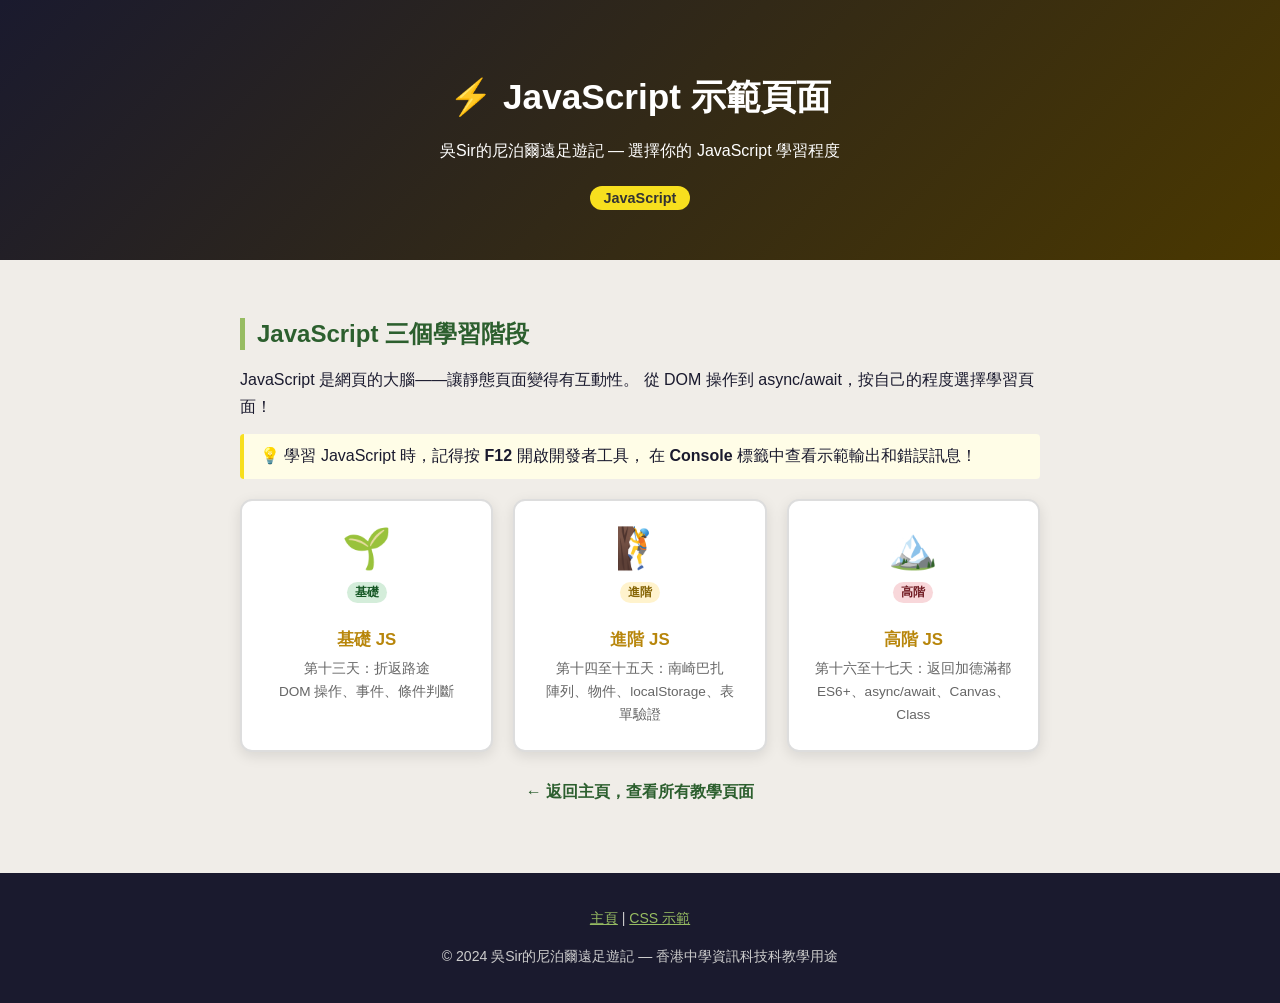
<file: js-demo.html>
<!DOCTYPE html>
<!--
    js-demo.html
    JavaScript 示範索引頁 — 吳Sir的尼泊爾遠足遊記
-->
<html lang="zh-Hant">
<head>
    <meta charset="UTF-8">
    <meta name="viewport" content="width=device-width, initial-scale=1.0">
    <title>JavaScript 示範 — 吳Sir的尼泊爾遠足遊記</title>
    <style>
        :root { --green:#2c5f2e; --light:#97bc62; --gold:#e8a838; --dark:#1a1a2e; --snow:#f0ede8; --js:#f7df1e; }
        body { font-family:'Microsoft JhengHei','PingFang TC',sans-serif; background:var(--snow); color:var(--dark); margin:0; }
        .header { background:linear-gradient(135deg,var(--dark),#4a3800); color:white; text-align:center; padding:50px 20px; }
        .header h1 { font-size:clamp(1.4rem,3vw,2.2rem); margin-bottom:8px; }
        .header .js-badge { background:var(--js); color:#333; padding:4px 14px; border-radius:20px; font-weight:bold; font-size:0.9rem; display:inline-block; margin-top:8px; }
        .container { max-width:800px; margin:0 auto; padding:30px 20px; }
        h2 { color:var(--green); border-left:5px solid var(--light); padding-left:12px; margin:28px 0 14px; }
        p  { margin-bottom:14px; line-height:1.7; }
        .card-grid { display:grid; grid-template-columns:repeat(auto-fill,minmax(220px,1fr)); gap:20px; margin-bottom:30px; }
        .card { background:white; border:2px solid #ddd; border-radius:12px; padding:24px; text-decoration:none; color:var(--dark); box-shadow:0 4px 14px rgba(0,0,0,.1); transition:all .3s; display:block; text-align:center; }
        .card:hover { border-color:var(--js); transform:translateY(-4px); box-shadow:0 8px 24px rgba(247,223,30,.3); }
        .card .icon { font-size:2.5rem; margin-bottom:10px; }
        .card h3 { color:#b8860b; margin-bottom:6px; font-size:1.05rem; }
        .card p  { font-size:0.85rem; color:#666; margin:0; }
        .badge { display:inline-block; padding:2px 8px; border-radius:20px; font-size:0.75rem; font-weight:bold; margin-bottom:8px; }
        .badge-beginner    { background:#d4edda; color:#155724; }
        .badge-intermediate{ background:#fff3cd; color:#856404; }
        .badge-advanced    { background:#f8d7da; color:#721c24; }
        .tip { background:#fffde7; border-left:4px solid var(--js); padding:12px 16px; border-radius:4px; margin-bottom:20px; }
        .back-link { text-align:center; margin-top:20px; }
        .back-link a { color:var(--green); font-weight:bold; text-decoration:none; }
        .footer { background:var(--dark); color:#ccc; text-align:center; padding:20px; font-size:.88rem; margin-top:40px; }
        .footer a { color:var(--light); }
    </style>
</head>
<body>

<div class="header">
    <h1>⚡ JavaScript 示範頁面</h1>
    <p>吳Sir的尼泊爾遠足遊記 — 選擇你的 JavaScript 學習程度</p>
    <div class="js-badge">JavaScript</div>
</div>

<div class="container">
    <h2>JavaScript 三個學習階段</h2>
    <p>
        JavaScript 是網頁的大腦——讓靜態頁面變得有互動性。
        從 DOM 操作到 async/await，按自己的程度選擇學習頁面！
    </p>

    <div class="tip">
        💡 學習 JavaScript 時，記得按 <strong>F12</strong> 開啟開發者工具，
        在 <strong>Console</strong> 標籤中查看示範輸出和錯誤訊息！
    </div>

    <div class="card-grid">
        <a href="html-css-js-basic.html" class="card">
            <div class="icon">🌱</div>
            <div class="badge badge-beginner">基礎</div>
            <h3>基礎 JS</h3>
            <p>第十三天：折返路途<br>DOM 操作、事件、條件判斷</p>
        </a>
        <a href="html-css-js-intermediate.html" class="card">
            <div class="icon">🧗</div>
            <div class="badge badge-intermediate">進階</div>
            <h3>進階 JS</h3>
            <p>第十四至十五天：南崎巴扎<br>陣列、物件、localStorage、表單驗證</p>
        </a>
        <a href="html-css-js-advanced.html" class="card">
            <div class="icon">🏔️</div>
            <div class="badge badge-advanced">高階</div>
            <h3>高階 JS</h3>
            <p>第十六至十七天：返回加德滿都<br>ES6+、async/await、Canvas、Class</p>
        </a>
    </div>

    <div class="back-link">
        <a href="index.html">← 返回主頁，查看所有教學頁面</a>
    </div>
</div>

<div class="footer">
    <p><a href="index.html">主頁</a> | <a href="css-demo.html">CSS 示範</a></p>
    <p>&copy; 2024 吳Sir的尼泊爾遠足遊記 — 香港中學資訊科技科教學用途</p>
</div>

</body>
</html>
</file>
<file: style.css>
/* =====================================================
   吳Sir的尼泊爾遠足遊記 — 主要樣式表 (style.css)
   這個檔案提供主頁及共用元素的樣式。
   按 F12 開啟開發者工具，在「Elements」或「Styles」面板查看！
   ===================================================== */

/* === CSS 自定義屬性（變數）=== */
/* 使用 var(--變數名) 就可以在任何地方引用這些顏色 */
:root {
    --color-primary:    #2c5f2e;   /* 山林深綠 */
    --color-secondary:  #97bc62;   /* 嫩葉淺綠 */
    --color-accent:     #e8a838;   /* 陽光金黃 */
    --color-snow:       #f0ede8;   /* 雪山米白 */
    --color-dark:       #1a1a2e;   /* 深夜藍黑 */
    --color-html:       #e34c26;   /* HTML 橙色 */
    --color-css:        #264de4;   /* CSS 藍色 */
    --color-js:         #c9a800;   /* JS 深黃色 */
    --font-main:        'Microsoft JhengHei', 'PingFang TC', 'Noto Sans TC', sans-serif;
    --font-code:        'Consolas', 'Courier New', monospace;
    --shadow-sm:        0 2px 6px rgba(0,0,0,0.10);
    --shadow-md:        0 4px 14px rgba(0,0,0,0.15);
    --shadow-lg:        0 8px 28px rgba(0,0,0,0.20);
    --radius:           10px;
    --transition:       all 0.3s ease;
}

/* === CSS 重置與基礎 === */
*, *::before, *::after {
    box-sizing: border-box;
    margin: 0;
    padding: 0;
}

body {
    font-family: var(--font-main);
    background:
        radial-gradient(circle at 10% 5%, #ffffff 0%, rgba(255,255,255,0) 35%),
        linear-gradient(180deg, #f8f4ec 0%, var(--color-snow) 45%, #f7f8f4 100%);
    color: var(--color-dark);
    line-height: 1.7;
    min-height: 100vh;
}

/* === 主頁標題列 === */
.site-header {
    background:
        linear-gradient(125deg, #0f1f36 0%, #1a1a2e 35%, #2c5f2e 100%);
    color: white;
    padding: 70px 0 84px;
    position: relative;
    overflow: hidden;
}

.site-header::after {
    content: '';
    position: absolute;
    inset: -140px -80px auto auto;
    width: 440px;
    height: 440px;
    border-radius: 50%;
    background: radial-gradient(circle, rgba(232,168,56,0.34) 0%, rgba(232,168,56,0) 68%);
    pointer-events: none;
}

/* 雪山裝飾背景 */
.site-header::before {
    content: '';
    position: absolute;
    bottom: 0; left: 0; right: 0;
    height: 60px;
    background: url("data:image/svg+xml,%3Csvg xmlns='http://www.w3.org/2000/svg' viewBox='0 0 1200 60'%3E%3Cpolygon points='0,60 100,10 200,40 350,5 500,35 650,0 800,30 950,8 1100,35 1200,15 1200,60' fill='%23f0ede8'/%3E%3C/svg%3E") no-repeat bottom center / cover;
}

.hero-layout {
    display: grid;
    grid-template-columns: minmax(0, 1.3fr) minmax(280px, 0.8fr);
    gap: 32px;
    align-items: end;
    position: relative;
    z-index: 2;
}

.hero-copy h1 {
    font-family: 'Noto Serif TC', 'PMingLiU', serif;
    font-size: clamp(2rem, 4.6vw, 3.6rem);
    line-height: 1.12;
    letter-spacing: 0.5px;
    margin: 8px 0 14px;
    text-wrap: balance;
}

.eyebrow {
    display: inline-flex;
    align-items: center;
    gap: 8px;
    background: rgba(255,255,255,0.12);
    border: 1px solid rgba(255,255,255,0.22);
    border-radius: 999px;
    padding: 4px 14px;
    font-size: 0.82rem;
    letter-spacing: 0.8px;
}

.hero-copy .subtitle {
    font-size: 1.06rem;
    color: rgba(255,255,255,0.9);
    max-width: 54ch;
}

.hero-actions {
    display: flex;
    flex-wrap: wrap;
    gap: 12px;
    margin-top: 18px;
}

.btn {
    display: inline-flex;
    align-items: center;
    justify-content: center;
    border-radius: 999px;
    padding: 10px 18px;
    text-decoration: none;
    font-weight: bold;
    font-size: 0.93rem;
    transition: var(--transition);
}

.btn-primary {
    color: #111;
    background: linear-gradient(120deg, var(--color-accent), #f3d38e);
}

.btn-primary:hover {
    transform: translateY(-2px);
    box-shadow: 0 10px 18px rgba(232,168,56,0.35);
}

.btn-secondary {
    color: #e8edf6;
    border: 1px solid rgba(255,255,255,0.4);
    background: rgba(255,255,255,0.06);
}

.btn-secondary:hover {
    background: rgba(255,255,255,0.18);
}

.hero-metrics {
    display: grid;
    grid-template-columns: repeat(3, minmax(0, 1fr));
    gap: 10px;
    margin-top: 20px;
}

.metric-card {
    background: rgba(255,255,255,0.09);
    border: 1px solid rgba(255,255,255,0.2);
    border-radius: 12px;
    padding: 12px 10px;
    text-align: center;
}

.metric-value {
    font-size: 1.45rem;
    font-weight: bold;
    line-height: 1.1;
}

.metric-label {
    font-size: 0.76rem;
    opacity: 0.84;
}

.hero-panel {
    align-self: stretch;
    background: linear-gradient(160deg, rgba(255,255,255,0.94), rgba(240,237,232,0.9));
    color: var(--color-dark);
    border: 1px solid rgba(255,255,255,0.35);
    border-radius: 16px;
    padding: 18px 18px 16px;
    box-shadow: var(--shadow-lg);
    backdrop-filter: blur(4px);
}

.hero-panel h2 {
    color: var(--color-primary);
    font-size: 1.08rem;
    margin-bottom: 8px;
}

.hero-panel ul {
    list-style: none;
    display: grid;
    gap: 8px;
    margin-bottom: 10px;
}

.hero-panel li {
    font-size: 0.92rem;
    padding-left: 10px;
    border-left: 3px solid var(--color-secondary);
}

.text-link {
    color: var(--color-css);
    text-decoration: none;
    font-size: 0.88rem;
    font-weight: bold;
}

.text-link:hover {
    text-decoration: underline;
}

/* === 主容器 === */
.container {
    max-width: 1100px;
    margin: 0 auto;
    padding: 40px 20px;
}

/* === 介紹區塊 === */
.intro {
    background: white;
    border-left: 5px solid var(--color-accent);
    border-radius: var(--radius);
    padding: 28px 32px;
    margin-bottom: 48px;
    box-shadow: var(--shadow-md);
}

.intro h2 {
    color: var(--color-primary);
    margin-bottom: 10px;
    font-size: 1.4rem;
}

.intro p {
    margin-top: 8px;
    color: #444;
}

kbd {
    background: #eee;
    border: 1px solid #bbb;
    border-radius: 4px;
    padding: 2px 7px;
    font-family: var(--font-code);
    font-size: 0.9em;
    box-shadow: inset 0 -2px 0 #bbb;
}

/* === 課程區段標題 === */
.courses h2 {
    font-size: 1.6rem;
    color: var(--color-primary);
    margin-bottom: 34px;
    text-align: center;
}

.level-section {
    margin-bottom: 44px;
}

.level-section h3 {
    font-size: 1.25rem;
    color: #444;
    margin-bottom: 18px;
    padding-bottom: 8px;
    border-bottom: 2px solid #e0e0e0;
}

/* === 卡片網格 === */
.card-grid {
    display: grid;
    grid-template-columns: repeat(auto-fill, minmax(280px, 1fr));
    gap: 20px;
}

/* === 導航卡片 === */
.card {
    display: block;
    background: white;
    border-radius: 14px;
    padding: 24px 22px;
    text-decoration: none;
    color: var(--color-dark);
    box-shadow: var(--shadow-sm);
    border-top: 4px solid transparent;
    transition: var(--transition);
    position: relative;
    overflow: hidden;
}

.card:hover {
    transform: translateY(-6px) scale(1.01);
    box-shadow: var(--shadow-md);
}

.card-html  { border-top-color: var(--color-html); }
.card-css   { border-top-color: var(--color-css);  }
.card-js    { border-top-color: var(--color-js);   }

.card:hover.card-html { background: #fff5f2; }
.card:hover.card-css  { background: #f2f4ff; }
.card:hover.card-js   { background: #fffbe6; }

.card-icon {
    font-size: 2.2rem;
    margin-bottom: 10px;
    display: block;
}

.card h4 {
    font-size: 1.05rem;
    margin-bottom: 6px;
    color: var(--color-dark);
}

.card p {
    font-size: 0.88rem;
    color: #666;
    margin-bottom: 14px;
}

/* === 難度徽章 === */
.badge {
    display: inline-block;
    padding: 3px 10px;
    border-radius: 20px;
    font-size: 0.78rem;
    font-weight: bold;
}

.badge-beginner    { background: #d4edda; color: #155724; }
.badge-intermediate{ background: #fff3cd; color: #856404; }
.badge-advanced    { background: #f8d7da; color: #721c24; }

.shortcut-grid {
    display: grid;
    grid-template-columns: repeat(2, minmax(0, 1fr));
    gap: 18px;
    margin: 8px 0 44px;
}

.shortcut-card {
    position: relative;
    overflow: hidden;
    border-radius: 14px;
    text-decoration: none;
    color: #fff;
    padding: 20px;
    min-height: 120px;
    box-shadow: var(--shadow-md);
    background: linear-gradient(140deg, #243b6b 0%, #2b5f38 100%);
    transition: var(--transition);
}

.shortcut-card:last-child {
    background: linear-gradient(140deg, #533f07 0%, #1a1a2e 100%);
}

.shortcut-card::after {
    content: '';
    position: absolute;
    width: 180px;
    height: 180px;
    border-radius: 50%;
    right: -50px;
    bottom: -80px;
    background: rgba(255,255,255,0.12);
}

.shortcut-card h3 {
    font-size: 1.1rem;
    margin-bottom: 6px;
}

.shortcut-card p {
    max-width: 34ch;
    font-size: 0.9rem;
    opacity: 0.92;
}

.shortcut-card:hover {
    transform: translateY(-4px);
}

/* === 行程時間軸 === */
.journey {
    background: white;
    border-radius: var(--radius);
    padding: 32px;
    margin-top: 48px;
    box-shadow: var(--shadow-sm);
}

.journey h2 {
    font-size: 1.4rem;
    color: var(--color-primary);
    margin-bottom: 24px;
}

.timeline {
    display: flex;
    flex-direction: column;
    gap: 0;
    position: relative;
    padding-left: 30px;
}

.timeline::before {
    content: '';
    position: absolute;
    left: 8px; top: 8px; bottom: 8px;
    width: 3px;
    background: linear-gradient(to bottom, var(--color-secondary), var(--color-primary));
    border-radius: 3px;
}

.timeline-item {
    display: flex;
    align-items: center;
    gap: 16px;
    padding: 12px 0;
    position: relative;
}

.timeline-item::before {
    content: '';
    position: absolute;
    left: -26px;
    width: 12px; height: 12px;
    background: var(--color-accent);
    border-radius: 50%;
    border: 2px solid white;
    box-shadow: 0 0 0 2px var(--color-accent);
}

.timeline-item .day {
    background: var(--color-primary);
    color: white;
    padding: 3px 10px;
    border-radius: 20px;
    font-size: 0.82rem;
    white-space: nowrap;
    min-width: 55px;
    text-align: center;
}

.timeline-item .location {
    font-weight: bold;
    color: var(--color-primary);
    min-width: 200px;
}

.timeline-item .desc {
    color: #555;
    font-size: 0.93rem;
}

/* === 頁腳 === */
.site-footer {
    background: var(--color-dark);
    color: #ccc;
    text-align: center;
    padding: 30px 20px;
    margin-top: 60px;
    font-size: 0.9rem;
    line-height: 2;
}

.site-footer kbd {
    background: #444;
    border-color: #666;
    color: #eee;
}

/* === 各頁面共用的「返回主頁」按鈕 === */
.back-btn {
    display: inline-block;
    background: var(--color-primary);
    color: white;
    padding: 10px 22px;
    border-radius: 30px;
    text-decoration: none;
    font-size: 0.95rem;
    margin: 20px 0;
    transition: var(--transition);
}

.back-btn:hover {
    background: var(--color-secondary);
    color: var(--color-dark);
}

.reveal-on-scroll {
    opacity: 0;
    transform: translateY(20px);
    transition: opacity 0.65s ease, transform 0.65s ease;
}

.reveal-on-scroll.visible {
    opacity: 1;
    transform: translateY(0);
}

/* === 響應式設計 === */
@media (max-width: 640px) {
    .site-header {
        padding: 58px 0 74px;
    }

    .hero-layout {
        grid-template-columns: 1fr;
    }

    .hero-metrics {
        grid-template-columns: 1fr;
    }

    .hero-copy h1 {
        font-size: 2rem;
    }

    .hero-actions {
        flex-direction: column;
        align-items: stretch;
    }

    .shortcut-grid {
        grid-template-columns: 1fr;
    }

    .timeline-item {
        flex-direction: column;
        align-items: flex-start;
        gap: 6px;
    }

    .timeline-item .location {
        min-width: unset;
    }

    .card-grid {
        grid-template-columns: 1fr;
    }
}
</file>
